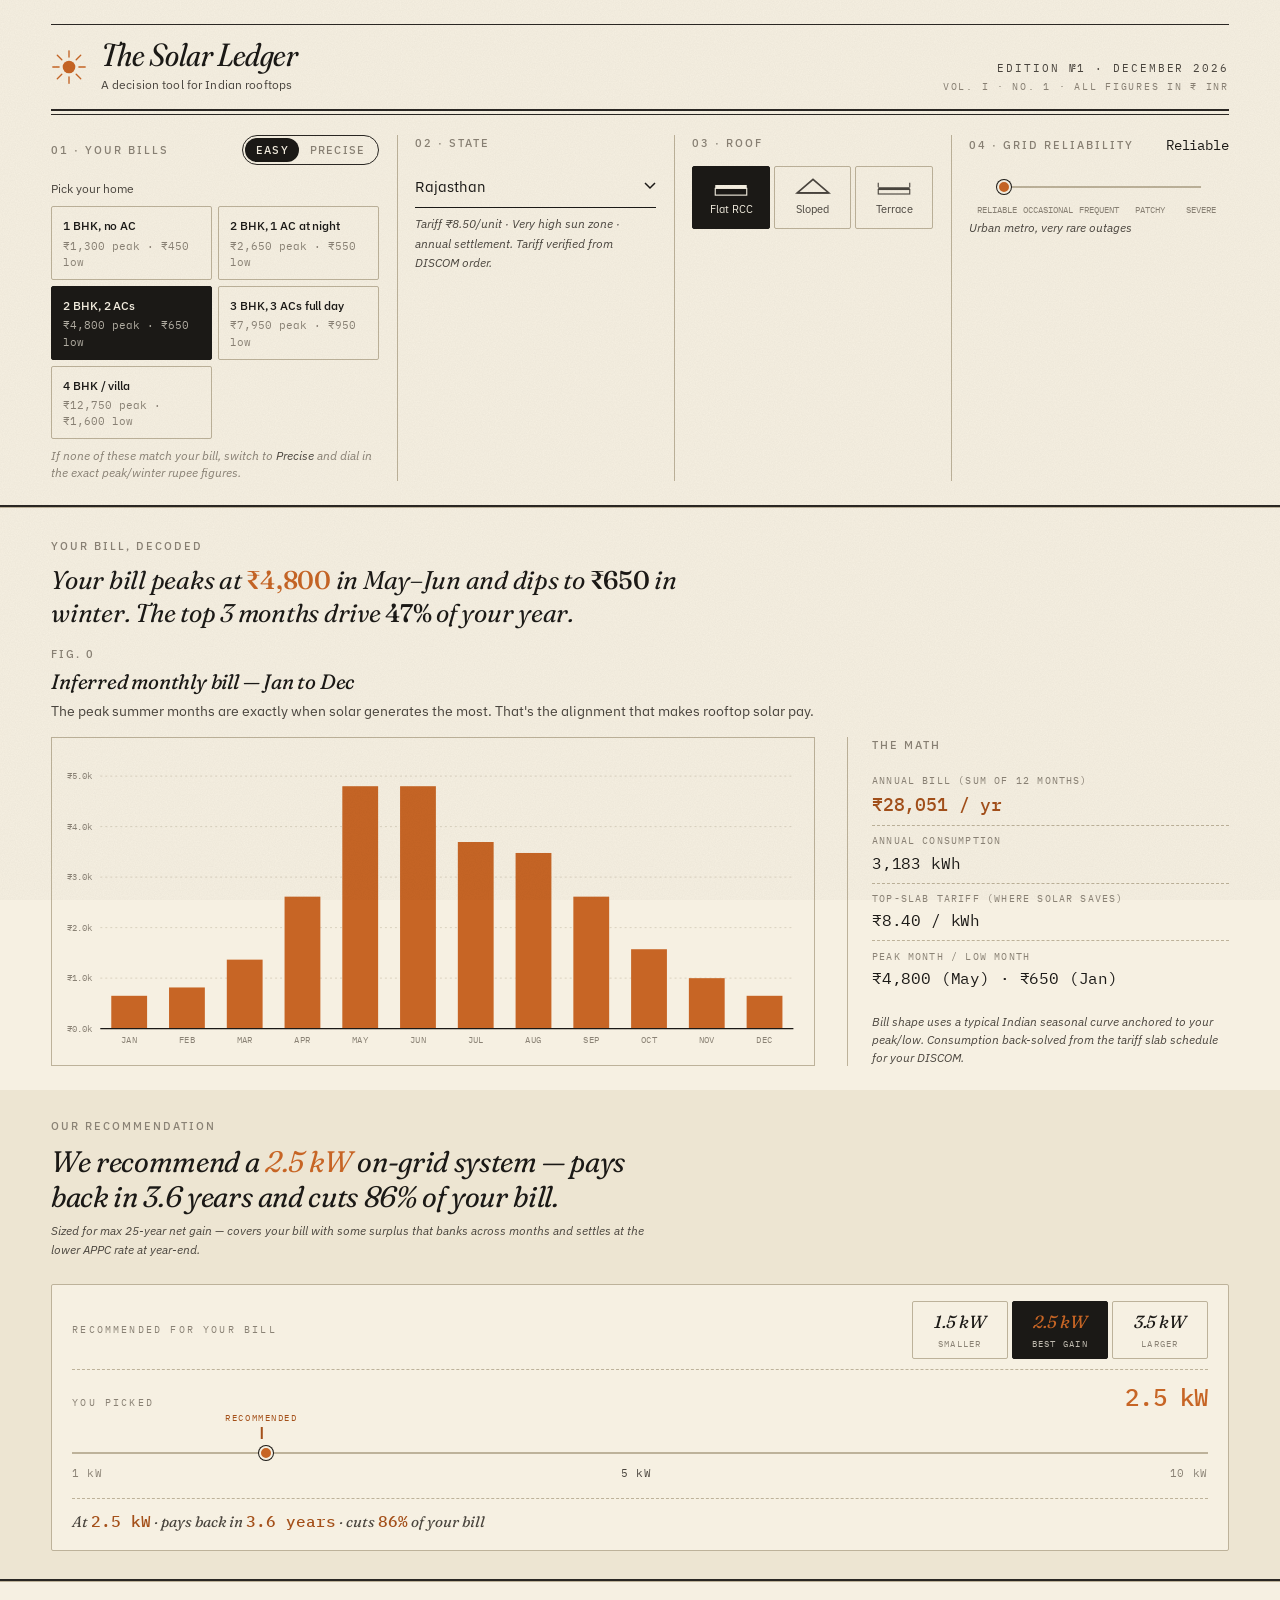
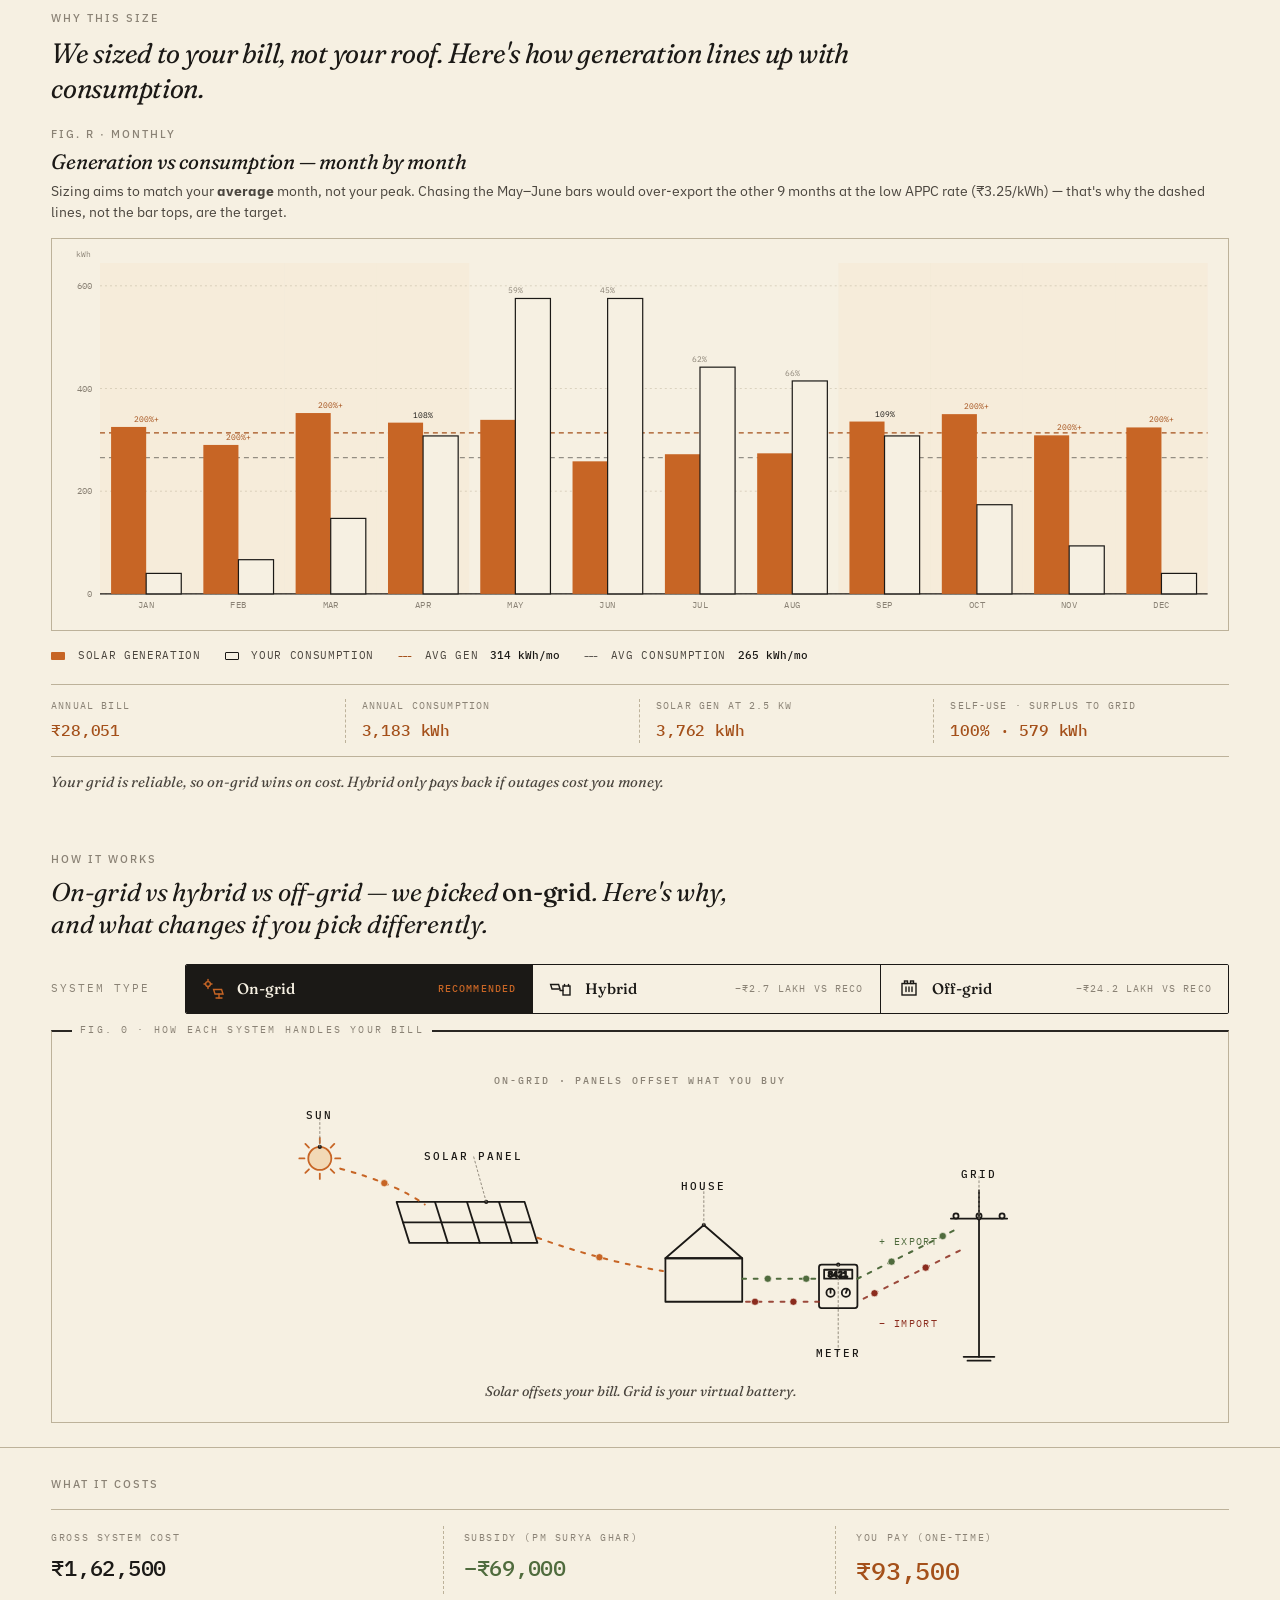
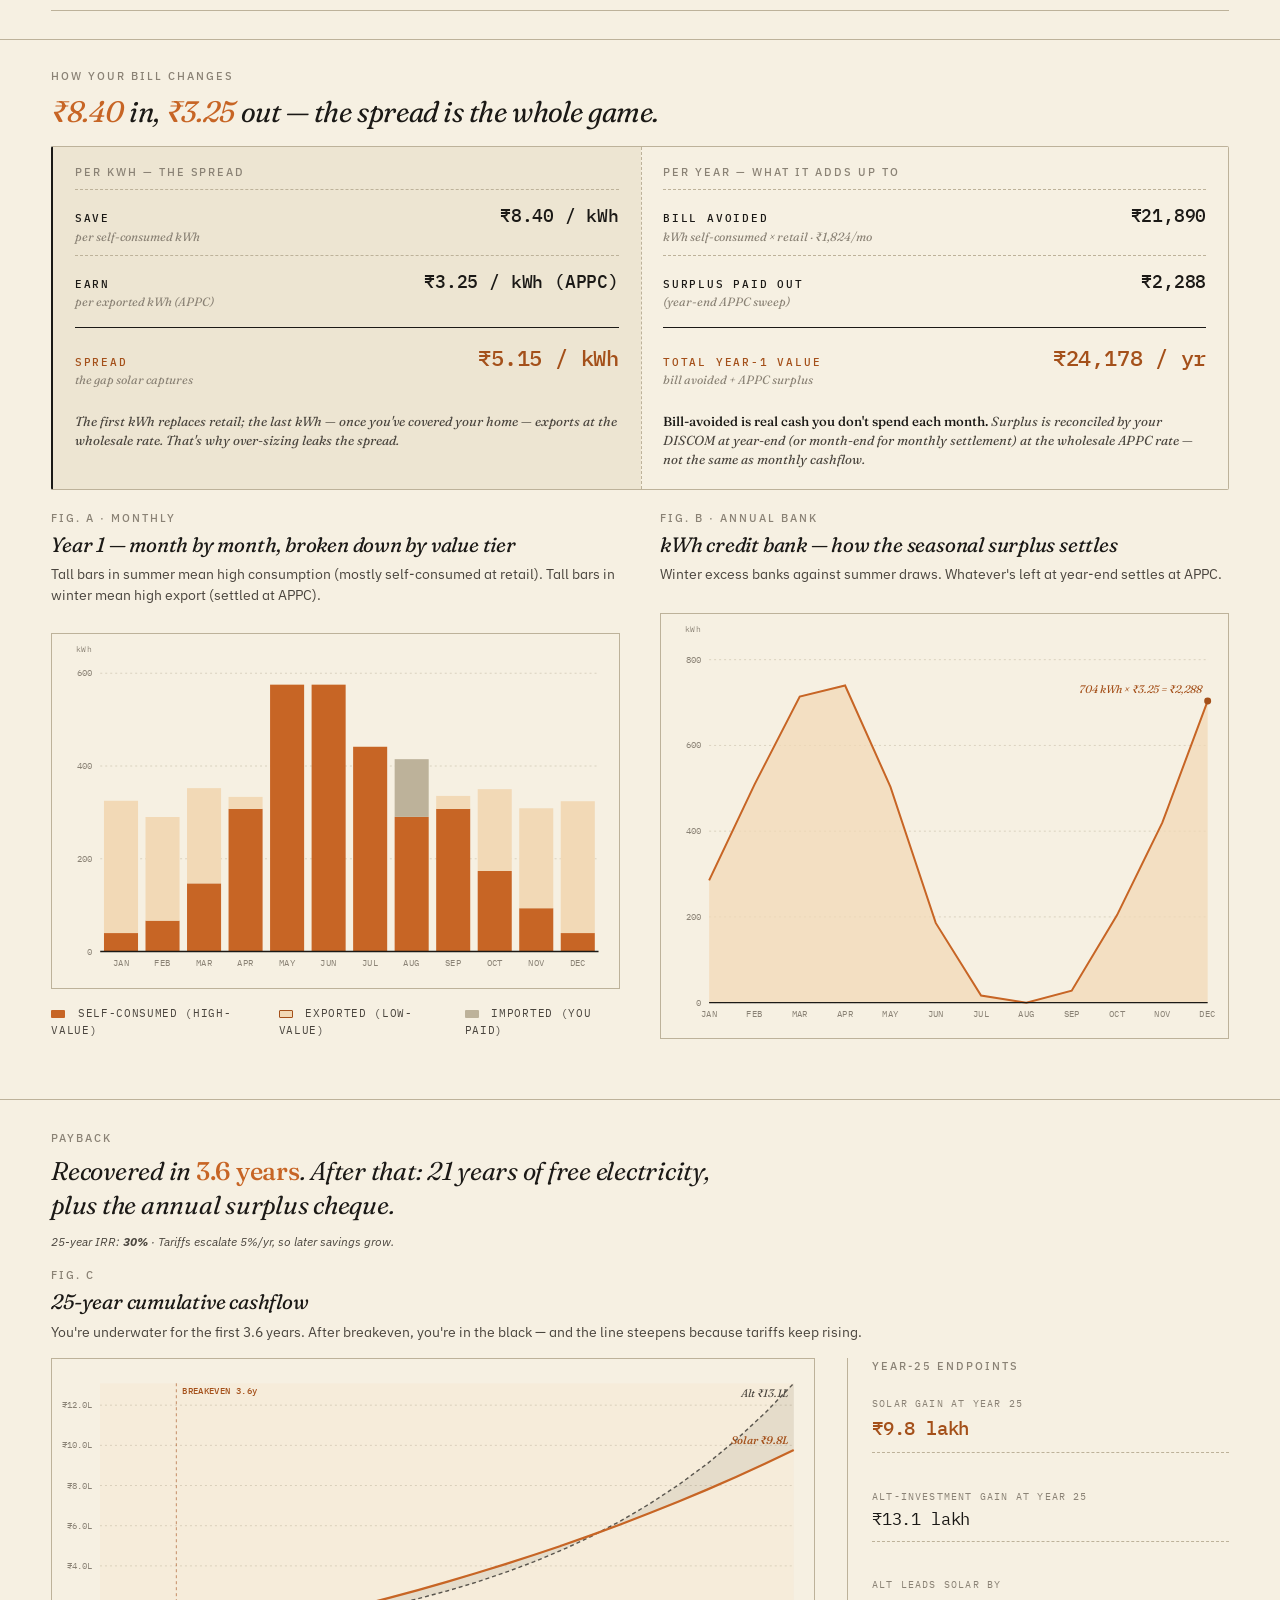
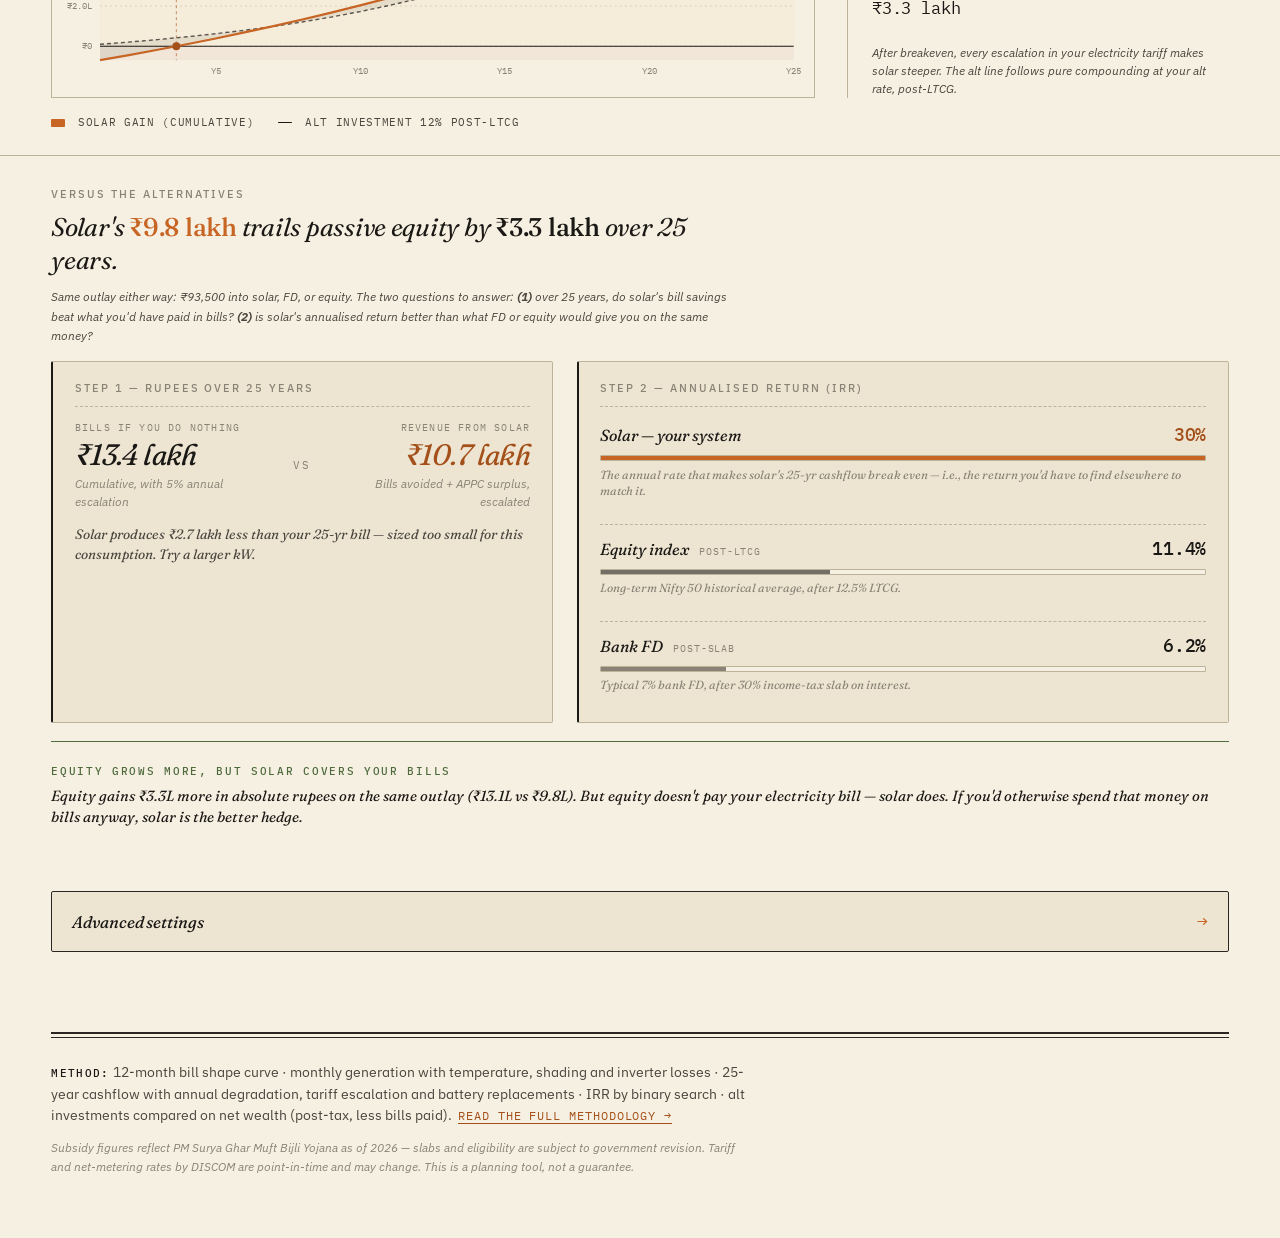
<file: index.html>
<!DOCTYPE html>
<html lang="en-IN">
<head>
  <meta charset="UTF-8">
  <meta name="viewport" content="width=device-width, initial-scale=1.0">
  <title>Solar Calculator for Indian Rooftops — Payback, IRR & Subsidy</title>
  <meta name="description" content="Free rooftop solar calculator for Indian homes. Estimates system size in kW, PM Surya Ghar subsidy, payback years, IRR, and net-metering value — compared honestly against fixed deposits and equity.">
  <link rel="canonical" href="https://solar-calculator-flax-two.vercel.app/">
  <meta name="theme-color" content="#F6F0E2">
  <meta name="author" content="The Solar Ledger">

  <!-- Open Graph / link preview -->
  <meta property="og:type" content="website">
  <meta property="og:site_name" content="The Solar Ledger">
  <meta property="og:title" content="Solar Calculator for Indian Rooftops — Payback, IRR & Subsidy">
  <meta property="og:description" content="A decision tool for Indian rooftops. Sizing, payback, IRR, and an honest comparison against fixed deposits and equity.">
  <meta property="og:url" content="https://solar-calculator-flax-two.vercel.app/">
  <meta property="og:locale" content="en_IN">
  <meta name="twitter:card" content="summary">
  <meta name="twitter:title" content="Solar Calculator for Indian Rooftops — Payback, IRR & Subsidy">
  <meta name="twitter:description" content="A decision tool for Indian rooftops. Sizing, payback, IRR, and an honest comparison against fixed deposits and equity.">

  <link rel="icon" type="image/svg+xml" href="favicon.svg">
  <link rel="preconnect" href="https://fonts.googleapis.com">
  <link rel="preconnect" href="https://fonts.gstatic.com" crossorigin>
  <link href="https://fonts.googleapis.com/css2?family=Fraunces:opsz,wght,SOFT@9..144,300..900,0..100&family=IBM+Plex+Sans:wght@300;400;500;600&family=IBM+Plex+Mono:wght@300;400;500&display=swap" rel="stylesheet">
  <link rel="stylesheet" href="styles.css">
  <link rel="stylesheet" href="diagrams.css">

  <script type="application/ld+json">
  {
    "@context": "https://schema.org",
    "@type": "WebApplication",
    "name": "The Solar Ledger",
    "alternateName": "Solar Calculator for Indian Rooftops",
    "description": "Rooftop solar calculator for Indian homes. Estimates system size, PM Surya Ghar subsidy, payback, IRR, and compares against fixed deposits and equity.",
    "url": "https://solar-calculator-flax-two.vercel.app/",
    "applicationCategory": "FinanceApplication",
    "operatingSystem": "Any",
    "browserRequirements": "Requires JavaScript",
    "inLanguage": "en-IN",
    "isAccessibleForFree": true,
    "offers": {
      "@type": "Offer",
      "price": "0",
      "priceCurrency": "INR"
    },
    "audience": {
      "@type": "Audience",
      "geographicArea": {
        "@type": "Country",
        "name": "India"
      }
    }
  }
  </script>
</head>
<body>

<!-- Subtle paper grain overlay -->
<div class="grain" aria-hidden="true"></div>

<!-- ======== MASTHEAD ======== -->
<header class="masthead">
  <div class="masthead__rule rule--top" aria-hidden="true"></div>
  <div class="masthead__inner">
    <div class="brand">
      <svg class="brand__mark" viewBox="0 0 40 40" aria-hidden="true">
        <circle cx="20" cy="20" r="7" fill="currentColor"/>
        <g stroke="currentColor" stroke-width="1.5" stroke-linecap="round">
          <line x1="20" y1="2" x2="20" y2="9"/>
          <line x1="20" y1="31" x2="20" y2="38"/>
          <line x1="2" y1="20" x2="9" y2="20"/>
          <line x1="31" y1="20" x2="38" y2="20"/>
          <line x1="7" y1="7" x2="12" y2="12"/>
          <line x1="28" y1="28" x2="33" y2="33"/>
          <line x1="33" y1="7" x2="28" y2="12"/>
          <line x1="12" y1="28" x2="7" y2="33"/>
        </g>
      </svg>
      <div class="brand__text">
        <h1 class="brand__name">The Solar Ledger</h1>
        <p class="brand__tag">A decision tool for Indian rooftops</p>
      </div>
    </div>
    <div class="masthead__meta">
      <span class="dateline" id="dateline">EDITION №1</span>
      <span class="vol">VOL. I · NO. 1 · ALL FIGURES IN ₹ INR</span>
    </div>
  </div>
  <div class="masthead__rule rule--double" aria-hidden="true">
    <span></span><span></span>
  </div>
</header>

<main>

<!-- ======== INPUTS BAND ======== -->
<section class="inputs" aria-label="Calculator inputs">
  <div class="inputs__row">

    <!-- Bills -->
    <div class="input-group" data-group="bills">
      <div class="input-group__head">
        <span class="kicker">01 · Your bills</span>
        <button class="mode-toggle" type="button" role="switch" aria-checked="false" aria-label="Precise bill input mode">
          <span class="mode-toggle__opt is-active" data-opt="easy" aria-hidden="true">Easy</span>
          <span class="mode-toggle__opt" data-opt="precise" aria-hidden="true">Precise</span>
        </button>
      </div>

      <div class="input-mode" data-mode-pane="easy">
        <label class="lifestyle-label">Pick your home</label>
        <div class="lifestyle-grid" id="lifestyleGrid"></div>
        <p class="microcopy lifestyle-hint">If none of these match your bill, switch to <em>Precise</em> and dial in the exact peak/winter rupee figures.</p>
      </div>

      <div class="input-mode is-hidden" data-mode-pane="precise">
        <div class="dual-slider">
          <div class="dual-slider__field">
            <label for="billPeak">
              <span>Peak summer bill</span>
              <span class="value mono" id="billPeakLabel">₹3,500</span>
            </label>
            <input type="range" id="billPeak" min="500" max="15000" step="100" value="3500">
          </div>
          <div class="dual-slider__field">
            <label for="billLow">
              <span>Lowest winter bill</span>
              <span class="value mono" id="billLowLabel">₹400</span>
            </label>
            <input type="range" id="billLow" min="200" max="2000" step="50" value="400">
          </div>
        </div>
      </div>
    </div>

    <!-- Location -->
    <div class="input-group" data-group="location">
      <div class="input-group__head">
        <span class="kicker">02 · State</span>
      </div>
      <select id="stateSelect" class="select" aria-label="Select your state"></select>
      <p class="microcopy" id="discomMeta">Sets your tariff, sun zone, and net-metering rules.</p>
    </div>

    <!-- Roof -->
    <div class="input-group" data-group="roof">
      <div class="input-group__head">
        <span class="kicker">03 · Roof</span>
      </div>
      <div class="roof-buttons" role="radiogroup" aria-label="Roof type">
        <button class="roof-btn is-active" data-roof="FlatRCC" role="radio" aria-checked="true">
          <svg viewBox="0 0 32 18" aria-hidden="true"><rect x="2" y="8" width="28" height="3"/><rect x="2" y="11" width="28" height="6" fill="none" stroke="currentColor"/></svg>
          <span>Flat RCC</span>
        </button>
        <button class="roof-btn" data-roof="SlopedTiled" role="radio" aria-checked="false">
          <svg viewBox="0 0 32 18" aria-hidden="true"><polygon points="2,15 16,3 30,15" fill="none" stroke="currentColor" stroke-width="1.5"/><line x1="2" y1="15" x2="30" y2="15" stroke="currentColor" stroke-width="1.5"/></svg>
          <span>Sloped</span>
        </button>
        <button class="roof-btn" data-roof="Terrace" role="radio" aria-checked="false">
          <svg viewBox="0 0 32 18" aria-hidden="true"><rect x="2" y="10" width="28" height="2"/><rect x="2" y="12" width="28" height="4" fill="none" stroke="currentColor"/><line x1="2" y1="10" x2="2" y2="6" stroke="currentColor"/><line x1="30" y1="10" x2="30" y2="6" stroke="currentColor"/></svg>
          <span>Terrace</span>
        </button>
      </div>
    </div>

    <!-- Grid -->
    <div class="input-group" data-group="grid">
      <div class="input-group__head">
        <span class="kicker">04 · Grid reliability</span>
        <span class="value mono" id="gridLabel">Reliable</span>
      </div>
      <div class="grid-track">
        <input type="range" id="gridSlider" min="0" max="4" step="1" value="0" class="grid-slider" aria-label="Grid reliability — outage hours per day">
        <div class="grid-stops" id="gridStops"></div>
      </div>
      <p class="microcopy" id="gridScenario">Urban metro, very rare outages.</p>
    </div>
  </div>

</section>

<!-- ======== §2 · BILLING PATTERN ======== -->
<section class="billing-pattern" aria-label="Your billing pattern">
  <div class="billing-pattern__head">
    <span class="kicker">Your bill, decoded</span>
    <h2 class="billing-pattern__title" id="billPatternTitle">
      Your electricity bill, decoded month-by-month — peaks, dips, and what they mean for solar.
    </h2>
  </div>
  <figure class="chart-fig billing-pattern__chart">
    <figcaption class="chart-cap">
      <span class="kicker">Fig. 0</span>
      <h3>Inferred monthly bill — Jan to Dec</h3>
      <p id="billPatternCaption">The peak summer months are exactly when solar generates the most. That's the alignment that makes rooftop solar pay.</p>
    </figcaption>
    <!-- 2-col row so bill-numbers vertically matches chart-host only. -->
    <div class="chart-row">
      <div class="chart-host" id="billPatternChart"></div>
      <aside class="bill-numbers" aria-label="Annual bill breakdown">
        <span class="kicker">The math</span>
        <dl class="bill-numbers__rows">
          <div>
            <dt>Annual bill (sum of 12 months)</dt>
            <dd class="mono num--accent" id="billAnnualTotal">—</dd>
          </div>
          <div>
            <dt>Annual consumption</dt>
            <dd class="mono"><span id="billAnnualUnits">—</span> kWh</dd>
          </div>
          <div>
            <dt>Top-slab tariff (where solar saves)</dt>
            <dd class="mono" id="billTopSlab">—</dd>
          </div>
          <div>
            <dt>Peak month / Low month</dt>
            <dd class="mono"><span id="billPeakMo">—</span> · <span id="billLowMo">—</span></dd>
          </div>
        </dl>
        <p class="microcopy">Bill shape uses a typical Indian seasonal curve anchored to your peak/low. Consumption back-solved from the tariff slab schedule for your DISCOM.</p>
      </aside>
    </div>
  </figure>
</section>

<!-- ======== §3 · SIZING & PRICE ======== -->
<section class="sizing" aria-label="Size and price">
  <div class="sizing__head">
    <span class="kicker">Our recommendation</span>
    <h2 class="sizing__title">
      We recommend a <strong class="amber" id="recoKw">— kW</strong>
      <strong id="recoType">on-grid</strong> system —
      <span id="recoOneLiner">pays back in — years and cuts —% of your bill.</span>
    </h2>
    <p class="microcopy" id="recoReason">Sized to maximize IRR for your bill — covers most of what you use, exports little.</p>
  </div>
  <div class="sizing__grid">
    <div class="sizing__choices">
      <div class="kw-control">
        <div class="kw-control__top">
          <span class="kw-control__heading">Recommended for your bill</span>
          <div class="size-cards" id="sizeCards" aria-label="Quick sizing presets"></div>
        </div>

        <div class="kw-pick">
          <span class="kw-pick__label">You picked</span>
          <span class="kw-pick__value mono" id="kwSliderReadout">3 kW</span>
        </div>

        <div class="kw-slider">
          <div class="kw-slider__track">
            <span class="kw-slider__reco" id="kwSliderReco" aria-hidden="true">
              <span class="kw-slider__reco-label">RECOMMENDED</span>
              <span class="kw-slider__reco-tick"></span>
            </span>
            <input type="range" id="kwSlider" min="1" max="10" step="0.5" value="3" class="kw-slider__input" aria-label="System size in kilowatts">
          </div>
          <div class="kw-slider__scale">
            <span>1 kW</span>
            <span class="kw-slider__scale-mid">5 kW</span>
            <span>10 kW</span>
          </div>
          <p class="kw-slider__live" id="kwLiveLine">
            At <strong id="kwLivePick">3 kW</strong> · pays back in
            <strong id="kwLivePayback">—</strong> · cuts
            <strong id="kwLiveCut">—</strong> of your bill
            <!-- #kwLiveSave intentionally removed from copy — the ₹/mo savings figure
                 conflates bill-avoided with surplus credit and is told properly in §7. -->
          </p>
        </div>
      </div>
    </div>
  </div>
</section>

<!-- ======== §4 · WHY THIS SIZE ======== -->
<section class="rationale-section" aria-label="Why this size">
  <div class="rationale-section__head">
    <span class="kicker">Why this size</span>
    <h2 class="rationale-section__title" id="rationaleTitle">We sized to your bill, not your roof. Here's how generation lines up with consumption.</h2>
  </div>
  <figure class="chart-fig rationale__chart">
    <figcaption class="chart-cap">
      <span class="kicker">Fig. R · monthly</span>
      <h3>Generation vs consumption — month by month</h3>
      <p id="rationaleChartCaption">Sizing aims to match your <strong>average</strong> month, not your peak. Chasing the May–June bars would over-export the other 9 months at the low APPC rate (₹3.25/kWh) — that's why the dashed lines, not the bar tops, are the target.</p>
    </figcaption>
    <div class="chart-host" id="rationaleChart"></div>
    <div class="chart-legend chart-legend--rationale">
      <span><i class="legend-mark legend-mark--save"></i> Solar generation</span>
      <span><i class="legend-mark legend-mark--bill"></i> Your consumption</span>
      <span><i class="legend-mark legend-mark--avg-gen"></i> Avg gen <strong id="rationaleLegendAvgGen">— kWh/mo</strong></span>
      <span><i class="legend-mark legend-mark--avg-cons"></i> Avg consumption <strong id="rationaleLegendAvgCons">— kWh/mo</strong></span>
    </div>
  </figure>
  <dl class="rationale__strip" id="rationaleStrip"></dl>
  <p class="microcopy rationale-section__type-line" id="rationaleTypeLine">
    <!-- Engine recommendation.reason_type rendered here -->
  </p>
</section>

<!-- ======== §5 · THE THREE SYSTEM MODES ======== -->
<section class="modes" aria-label="System modes">
  <div class="modes__head">
    <span class="kicker">How it works</span>
    <h2 class="modes__title">
      On-grid vs hybrid vs off-grid — we picked <strong id="modesPickedType">on-grid</strong>. Here's why, and what changes if you pick differently.
    </h2>
  </div>
  <!-- System type segment -->
  <div class="system-toggle" role="radiogroup" aria-label="System type">
    <span class="system-toggle__label">System type</span>
    <div class="system-toggle__group">
      <button class="sys-btn is-active" data-sys="OnGrid" role="radio" aria-checked="true">
        <svg class="sys-btn__icon" viewBox="0 0 24 24" aria-hidden="true">
          <circle cx="6" cy="7" r="2.4" fill="none" stroke="currentColor" stroke-width="1.4"/>
          <g stroke="currentColor" stroke-width="1.4" stroke-linecap="round">
            <line x1="6" y1="2.5" x2="6" y2="3.8"/><line x1="6" y1="10.2" x2="6" y2="11.5"/>
            <line x1="2" y1="7" x2="3" y2="7"/><line x1="9" y1="7" x2="10" y2="7"/>
          </g>
          <polygon points="13,17 21,17 19.6,12.5 11.6,12.5" fill="none" stroke="currentColor" stroke-width="1.4"/>
          <line x1="14" y1="21" x2="20" y2="21" stroke="currentColor" stroke-width="1.4"/>
          <line x1="17" y1="17" x2="17" y2="21" stroke="currentColor" stroke-width="1.4"/>
        </svg>
        <span class="sys-btn__label">On-grid</span>
        <span class="sys-btn__sub">recommended</span>
      </button>
      <button class="sys-btn" data-sys="Hybrid" role="radio" aria-checked="false">
        <svg class="sys-btn__icon" viewBox="0 0 24 24" aria-hidden="true">
          <polygon points="3,12 11,12 9.6,7.5 1.6,7.5" fill="none" stroke="currentColor" stroke-width="1.4"/>
          <rect x="14" y="9" width="7" height="9" fill="none" stroke="currentColor" stroke-width="1.4"/>
          <line x1="15.5" y1="9" x2="15.5" y2="7.5" stroke="currentColor" stroke-width="1.4"/>
          <line x1="19.5" y1="9" x2="19.5" y2="7.5" stroke="currentColor" stroke-width="1.4"/>
          <line x1="11" y1="13.5" x2="14" y2="13.5" stroke="currentColor" stroke-width="1.4"/>
        </svg>
        <span class="sys-btn__label">Hybrid</span>
        <span class="sys-btn__sub">backup</span>
      </button>
      <button class="sys-btn" data-sys="OffGrid" role="radio" aria-checked="false">
        <svg class="sys-btn__icon" viewBox="0 0 24 24" aria-hidden="true">
          <rect x="5" y="6.5" width="14" height="11.5" fill="none" stroke="currentColor" stroke-width="1.4"/>
          <rect x="7.5" y="4" width="3" height="2.5" fill="none" stroke="currentColor" stroke-width="1.4"/>
          <rect x="13.5" y="4" width="3" height="2.5" fill="none" stroke="currentColor" stroke-width="1.4"/>
          <line x1="9" y1="10" x2="9" y2="14.5" stroke="currentColor" stroke-width="1.4"/>
          <line x1="12" y1="10" x2="12" y2="14.5" stroke="currentColor" stroke-width="1.4"/>
          <line x1="15" y1="10" x2="15" y2="14.5" stroke="currentColor" stroke-width="1.4"/>
        </svg>
        <span class="sys-btn__label">Off-grid</span>
        <span class="sys-btn__sub">enablement</span>
      </button>
    </div>
  </div>

  <!-- Advisory: appears when user picks a non-recommended type given grid reliability -->
  <p class="sys-advisory" id="sysAdvisory" hidden></p>

  <!-- System diagram (mounted by diagrams.js) -->
  <div id="systemDiagram" aria-live="polite"></div>
</section>

<!-- ======== §6 · FINANCE — full-width cost strip ======== -->
<section class="finance" aria-label="What it costs">
  <div class="finance__head">
    <span class="kicker">What it costs</span>
  </div>
  <dl class="cost-strip" id="costStrip"></dl>
  <p class="cost-strip__note" id="costStripNote"></p>
</section>

<!-- ======== §7 · BILL CHANGE ======== -->
<section class="bill-change" aria-label="How your bill changes">
  <div class="bill-change__head">
    <span class="kicker">How your bill changes</span>
    <h2 class="bill-change__title">
      <span class="amber" id="billChangeTariff">₹8.50</span> in,
      <span class="amber">₹3.25</span> out — the spread is the whole game.
    </h2>
  </div>

  <!-- Combined 7a + 7c · the value math. Both columns share the same
       number-first rhythm: big rupee figure on the right, label + caption
       on the left. Last row in each column highlights as the takeaway. -->
  <div class="value-panel">
    <div class="value-panel__col">
      <span class="kicker">Per kWh — the spread</span>
      <ul class="value-rows" aria-label="Per-kWh value">
        <li class="value-row">
          <div class="value-row__lead">
            <span class="value-row__label">Save</span>
            <span class="value-row__sub">per self-consumed kWh</span>
          </div>
          <span class="value-row__num mono" id="spreadSaveRate">₹—</span>
        </li>
        <li class="value-row">
          <div class="value-row__lead">
            <span class="value-row__label">Earn</span>
            <span class="value-row__sub">per exported kWh (APPC)</span>
          </div>
          <span class="value-row__num mono" id="spreadEarnRate">₹—</span>
        </li>
        <li class="value-row value-row--total">
          <div class="value-row__lead">
            <span class="value-row__label">Spread</span>
            <span class="value-row__sub">the gap solar captures</span>
          </div>
          <span class="value-row__num mono" id="spreadGap">₹—</span>
        </li>
      </ul>
      <p class="value-panel__caption">
        The first kWh replaces retail; the last kWh — once you've covered your home — exports at the wholesale rate. That's why over-sizing leaks the spread.
      </p>
    </div>
    <div class="value-panel__col value-panel__col--right">
      <span class="kicker">Per year — what it adds up to</span>
      <ul class="value-rows" aria-label="Annual value">
        <li class="value-row">
          <div class="value-row__lead">
            <span class="value-row__label">Bill avoided</span>
            <span class="value-row__sub">kWh self-consumed × retail · <span id="billAvoidedMo">—</span>/mo</span>
          </div>
          <span class="value-row__num mono" id="billAvoidedYr">—</span>
        </li>
        <li class="value-row">
          <div class="value-row__lead">
            <span class="value-row__label">Surplus paid out</span>
            <span class="value-row__sub" id="surplusLabel">year-end APPC sweep · <span id="surplusMo">—</span>/mo equivalent</span>
          </div>
          <span class="value-row__num mono" id="surplusYr">—</span>
        </li>
        <li class="value-row value-row--total">
          <div class="value-row__lead">
            <span class="value-row__label">Total Year-1 value</span>
            <span class="value-row__sub">bill avoided + APPC surplus</span>
          </div>
          <span class="value-row__num mono" id="totalValueYr">—</span>
        </li>
      </ul>
      <p class="value-panel__caption">
        <strong>Bill-avoided is real cash you don't spend each month.</strong> Surplus is reconciled by your DISCOM at year-end (or month-end for monthly settlement) at the wholesale APPC rate — not the same as monthly cashflow.
      </p>
    </div>
  </div>

  <!-- 7b · monthly chart + bank line -->
  <div class="bill-change__charts">
    <figure class="chart-fig">
      <figcaption class="chart-cap">
        <span class="kicker">Fig. A · monthly</span>
        <h3>Year 1 — month by month, broken down by value tier</h3>
        <p>Tall bars in summer mean high consumption (mostly self-consumed at retail). Tall bars in winter mean high export (settled at APPC).</p>
      </figcaption>
      <div class="chart-host" id="billChangeMonthly"></div>
      <div class="chart-legend">
        <span><i class="legend-mark legend-mark--self"></i> Self-consumed (high-value)</span>
        <span><i class="legend-mark legend-mark--export"></i> Exported (low-value)</span>
        <span><i class="legend-mark legend-mark--import"></i> Imported (you paid)</span>
      </div>
    </figure>
    <figure class="chart-fig">
      <figcaption class="chart-cap">
        <span class="kicker" id="bankKicker">Fig. B · bank</span>
        <h3 id="bankTitle">kWh credit bank — how the seasonal surplus settles</h3>
        <p id="bankCaption">Winter excess banks against summer draws. Whatever's left at year-end settles at APPC.</p>
      </figcaption>
      <div class="chart-host" id="billChangeBank"></div>
    </figure>
  </div>

</section>

<!-- ======== §8 · PAYBACK ======== -->
<section class="payback" aria-label="Payback">
  <div class="payback__head">
    <span class="kicker">Payback</span>
    <h2 class="payback__title">
      Recovered in <strong class="amber" id="paybackYears">2.6 years</strong>.
      After that: <span id="paybackAfter">22 years</span> of free electricity, plus the annual surplus cheque.
    </h2>
    <p class="microcopy" id="paybackIRR">
      25-year IRR: <strong>32%</strong> · Tariffs escalate ~5%/yr, so later savings grow.
    </p>
  </div>
  <figure class="chart-fig payback__chart">
    <figcaption class="chart-cap">
      <span class="kicker">Fig. C</span>
      <h3>25-year cumulative cashflow</h3>
      <p>You're underwater for the first <span id="paybackBreakeven">2.6</span> years. After breakeven, you're in the black — and the line steepens because tariffs keep rising.</p>
    </figcaption>
    <!-- chart drawing + numbers panel sit in a 2-col row so the panel
         vertically matches the chart-host (not the whole figure). -->
    <div class="chart-row">
      <div class="chart-host" id="cumulativeChart"></div>
      <aside class="payback__numbers" aria-label="Payback summary">
        <span class="kicker">Year-25 endpoints</span>
        <dl class="payback__rows">
          <div>
            <dt>Solar gain at year 25</dt>
            <dd class="mono num--accent" id="pbStatSolar25">—</dd>
          </div>
          <div>
            <dt>Alt-investment gain at year 25</dt>
            <dd class="mono" id="pbStatAlt25">—</dd>
          </div>
          <div>
            <dt id="pbStatLeadLabel">Solar leads alt by</dt>
            <dd class="mono" id="pbStatLead">—</dd>
          </div>
        </dl>
        <p class="microcopy">After breakeven, every escalation in your electricity tariff makes solar steeper. The alt line follows pure compounding at your alt rate, post-LTCG.</p>
      </aside>
    </div>
    <div class="chart-legend">
      <span><i class="legend-mark legend-mark--solar"></i> Solar gain (cumulative)</span>
      <span><i class="legend-mark legend-mark--alt"></i> Alt investment <span id="altLabel">12%</span></span>
    </div>
  </figure>
</section>

<!-- ======== §9 · COMPARISON ======== -->
<section class="comparison" aria-label="Versus the alternatives">
  <div class="comparison__head">
    <span class="kicker">Versus the alternatives</span>
    <h2 class="comparison__title">
      Solar's <strong class="amber" id="cmpSolarLakh">₹13.2 lakh</strong> beats <span id="cmpRunnerUp">passive equity</span>
      by <strong id="cmpGap">₹10.5L</strong> over 25 years. Even after taxes.
    </h2>
    <p class="microcopy">
      Same outlay either way: <span id="cmpOutlay">₹70,000</span> into solar, FD, or equity. The two questions to answer:
      <strong>(1)</strong> over 25 years, do solar's bill savings beat what you'd have paid in bills?
      <strong>(2)</strong> is solar's annualised return better than what FD or equity would give you on the same money?
    </p>
  </div>

  <div class="comparison__layout">
    <!-- Block 1 — bills you'd pay vs revenue solar generates over 25 yrs -->
    <section class="cmp-block cmp-block--rupees" aria-label="25-year rupee comparison">
      <span class="kicker">Step 1 — Rupees over 25 years</span>
      <div class="cmp-rupees">
        <div class="cmp-rupees__col cmp-rupees__col--bill">
          <span class="cmp-rupees__label">Bills if you do nothing</span>
          <span class="cmp-rupees__value mono" id="cmpBillsTotal">—</span>
          <span class="cmp-rupees__sub">Cumulative, with 5% annual escalation</span>
        </div>
        <span class="cmp-rupees__vs" aria-hidden="true">vs</span>
        <div class="cmp-rupees__col cmp-rupees__col--solar">
          <span class="cmp-rupees__label">Revenue from solar</span>
          <span class="cmp-rupees__value mono num--accent" id="cmpSolarRevenue">—</span>
          <span class="cmp-rupees__sub">Bills avoided + APPC surplus, escalated</span>
        </div>
      </div>
      <p class="cmp-block__note" id="cmpRupeesNote">Solar produces more rupees of value than your 25-year bill — you come out ahead even after the system cost.</p>
    </section>

    <!-- Block 2 — annualised IRR comparison vs alternative instruments -->
    <section class="cmp-block cmp-block--irr" aria-label="IRR comparison">
      <span class="kicker">Step 2 — Annualised return (IRR)</span>
      <ol class="irr-bars">
        <li class="irr-bar irr-bar--solar" id="irrRowSolar">
          <div class="irr-bar__head">
            <span class="irr-bar__name">Solar — your system</span>
            <span class="irr-bar__rate mono num--accent" id="irrSolarRate">—</span>
          </div>
          <div class="irr-bar__track"><span class="irr-bar__fill" style="--bar-pct: 0%"></span></div>
          <p class="irr-bar__note">The annual rate that makes solar's 25-yr cashflow break even — i.e., the return you'd have to find elsewhere to match it.</p>
        </li>
        <li class="irr-bar irr-bar--equity" id="irrRowEquity">
          <div class="irr-bar__head">
            <span class="irr-bar__name">Equity index <span class="irr-bar__sub">post-LTCG</span></span>
            <span class="irr-bar__rate mono" id="irrEquityRate">—</span>
          </div>
          <div class="irr-bar__track"><span class="irr-bar__fill" style="--bar-pct: 0%"></span></div>
          <p class="irr-bar__note">Long-term Nifty 50 historical average, after 12.5% LTCG.</p>
        </li>
        <li class="irr-bar irr-bar--fd" id="irrRowFd">
          <div class="irr-bar__head">
            <span class="irr-bar__name">Bank FD <span class="irr-bar__sub">post-slab</span></span>
            <span class="irr-bar__rate mono" id="irrFdRate">—</span>
          </div>
          <div class="irr-bar__track"><span class="irr-bar__fill" style="--bar-pct: 0%"></span></div>
          <p class="irr-bar__note">Typical 7% bank FD, after 30% income-tax slab on interest.</p>
        </li>
      </ol>
    </section>
  </div>

  <div class="headline__verdict" id="headlineVerdict"></div>
</section>

<!-- ======== ADVANCED ======== -->
<details class="advanced">
  <summary class="advanced__summary">
    <span class="kicker">Advanced settings</span>
    <span class="advanced__chev" aria-hidden="true">→</span>
  </summary>

  <div class="advanced__body">

    <div class="adv-group">
      <h3 class="adv-group__title">System spec</h3>
      <div class="adv-grid">
        <label class="adv-field">
          <span>Panel technology</span>
          <select id="panelTech" class="select select--sm">
            <option value="TOPCon">TOPCon (newer, recommended)</option>
            <option value="MonoPERC">Mono PERC</option>
          </select>
        </label>
        <label class="adv-field">
          <span>Shading</span>
          <select id="shading" class="select select--sm">
            <option value="None">None</option>
            <option value="Partial">Partial</option>
            <option value="Heavy">Heavy</option>
          </select>
        </label>
        <label class="adv-field">
          <span>System size override (kW)</span>
          <input type="number" id="systemKw" class="input--sm" min="1" max="10" step="0.5" value="3">
        </label>
      </div>
    </div>

    <div class="adv-group">
      <h3 class="adv-group__title">Financial assumptions</h3>
      <div class="adv-grid">
        <label class="adv-field">
          <span>Cost per kW (₹, gross)</span>
          <input type="number" id="costPerKw" class="input--sm" min="40000" max="90000" step="1000" value="65000">
        </label>
        <label class="adv-field">
          <span>Tariff escalation (%/yr)</span>
          <input type="number" id="escalation" class="input--sm" min="0" max="15" step="0.5" value="5">
        </label>
        <label class="adv-field">
          <span>Alternative return (%/yr)</span>
          <input type="number" id="altReturn" class="input--sm" min="3" max="20" step="0.5" value="12">
        </label>
        <label class="adv-field">
          <span>Analysis horizon (yrs)</span>
          <select id="horizon" class="select select--sm">
            <option value="10">10 years</option>
            <option value="15">15 years</option>
            <option value="25" selected>25 years</option>
          </select>
        </label>
        <label class="adv-field adv-field--check">
          <input type="checkbox" id="netMetering" checked>
          <span>Net metering enabled</span>
        </label>
      </div>
    </div>

    <div class="adv-group" id="hybridGroup" hidden>
      <h3 class="adv-group__title">Hybrid backup parameters</h3>
      <div class="adv-grid">
        <label class="adv-field">
          <span>Critical load (kW)</span>
          <input type="number" id="criticalLoad" class="input--sm" min="0.1" max="3" step="0.1" value="0.5">
        </label>
        <label class="adv-field">
          <span>Outage timing</span>
          <select id="outageTiming" class="select select--sm">
            <option value="Evening">Evening peak (6-9pm)</option>
            <option value="Daytime">Daytime (10am-4pm)</option>
            <option value="Night">Night (10pm-6am)</option>
            <option value="Mixed">Mixed / random</option>
          </select>
        </label>
        <label class="adv-field">
          <span>Battery sizing factor (kWh / kW solar)</span>
          <input type="number" id="batteryFactor" class="input--sm" min="0.5" max="3" step="0.1" value="1">
        </label>
      </div>
    </div>

    <div class="adv-group">
      <div class="adv-group__head">
        <h3 class="adv-group__title">Year-by-year cashflow</h3>
        <button type="button" class="export-btn" id="exportCashflow">Download CSV ↓</button>
      </div>
      <div class="year-table" id="yearTable"></div>
    </div>

  </div>
</details>

</main>

<!-- ======== FOOTER ======== -->
<footer class="colophon">
  <div class="colophon__rule rule--double" aria-hidden="true"><span></span><span></span></div>
  <div class="colophon__inner">
    <p class="colophon__line">
      <strong>Method:</strong> 12-month bill shape curve · monthly generation with temperature, shading and inverter losses · 25-year cashflow with annual degradation, tariff escalation and battery replacements · IRR by binary search · alt investments compared on net wealth (post-tax, less bills paid).
      &nbsp;<a href="how-it-works.html" class="colophon__doc-link">Read the full methodology →</a>
    </p>
    <p class="colophon__line colophon__line--small">
      Subsidy figures reflect PM Surya Ghar Muft Bijli Yojana as of 2026 — slabs and eligibility are subject to government revision. Tariff and net-metering rates by DISCOM are point-in-time and may change. This is a planning tool, not a guarantee.
    </p>
  </div>
</footer>

<script type="module" src="app.js?v=8"></script>
</body>
</html>
</file>
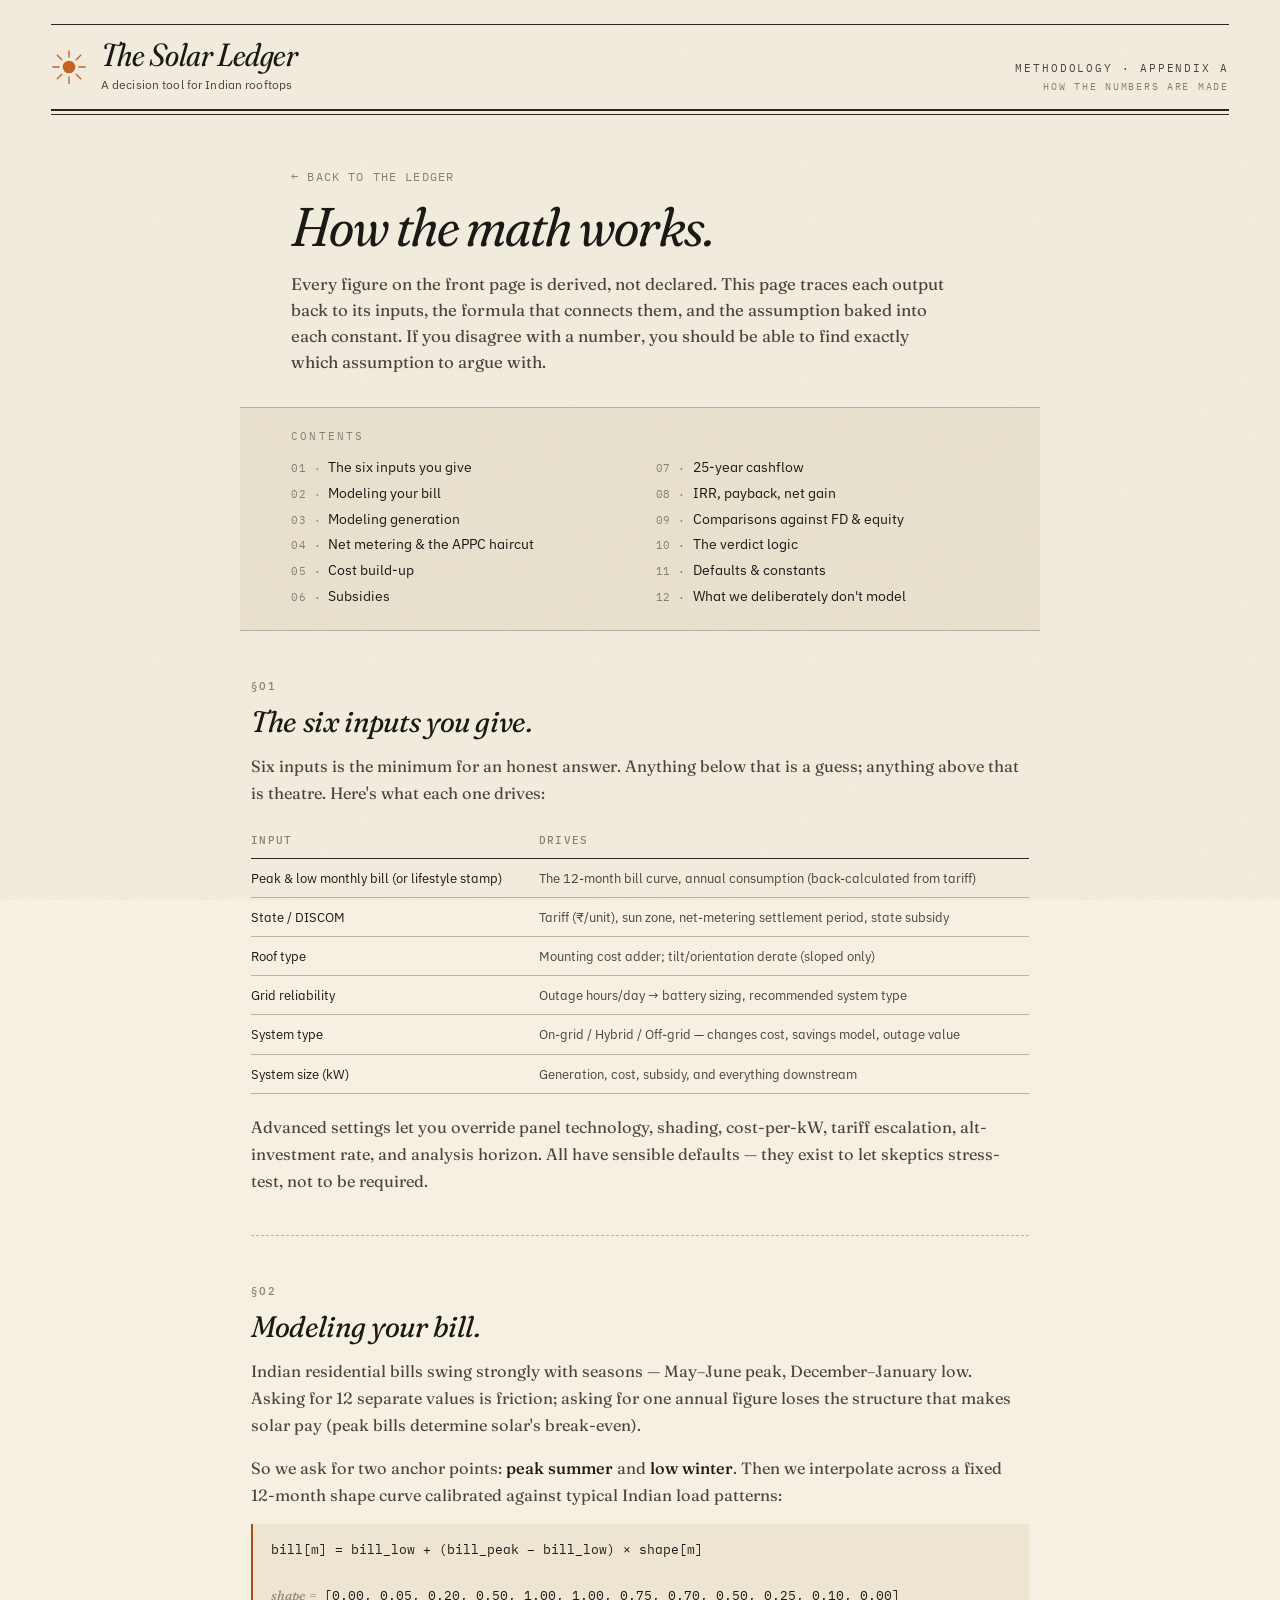
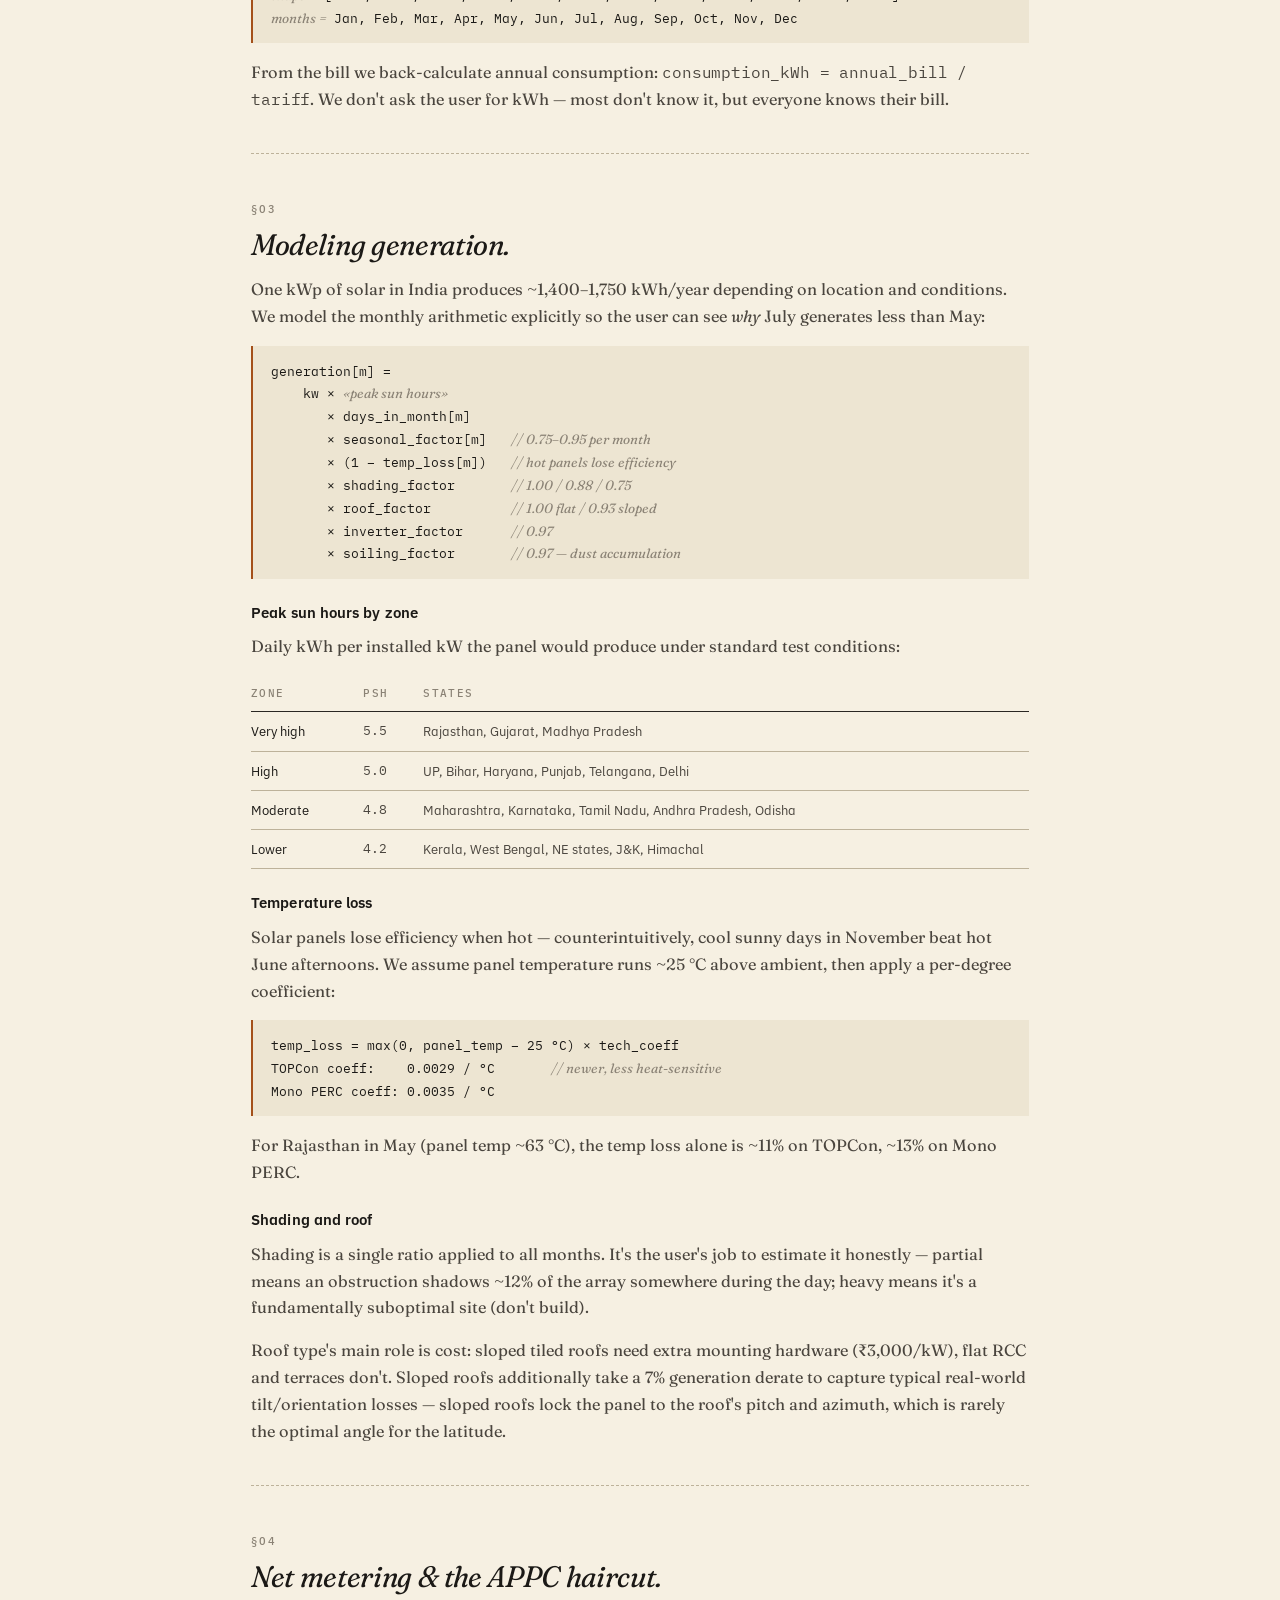
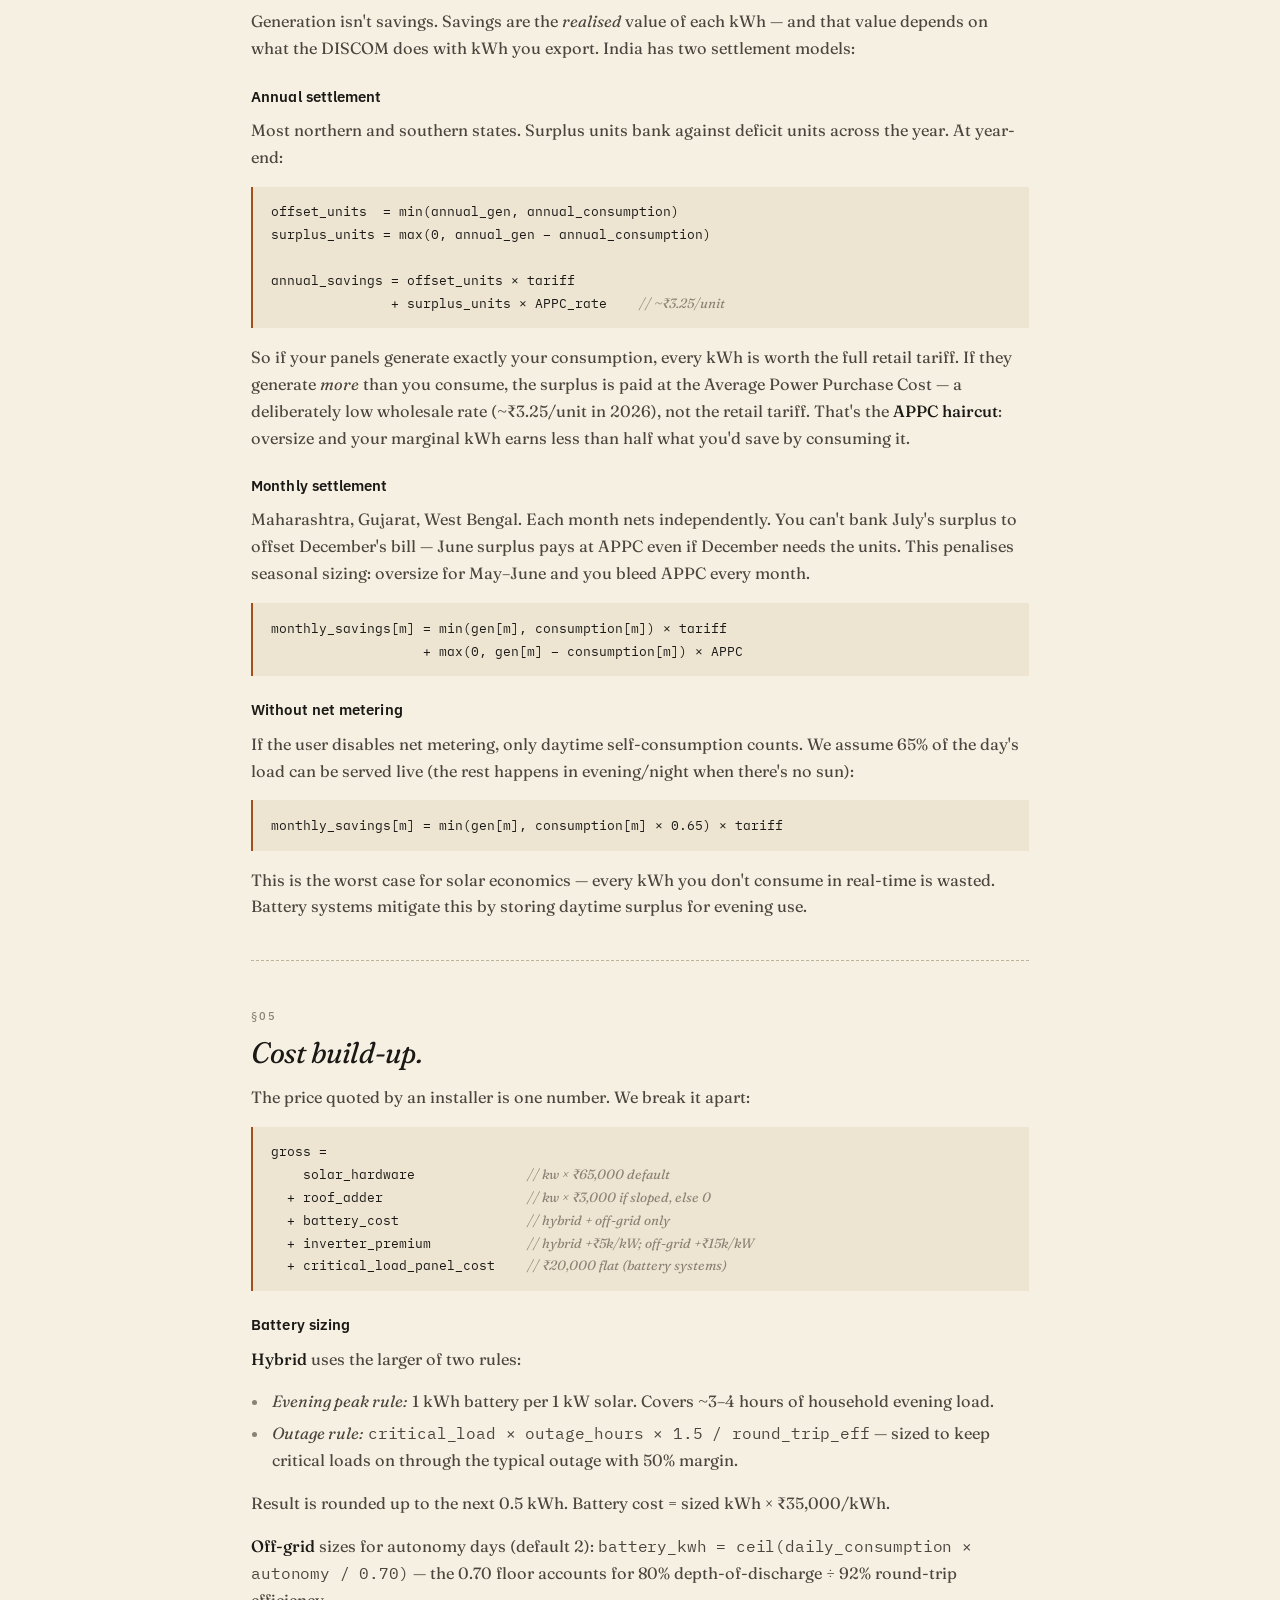
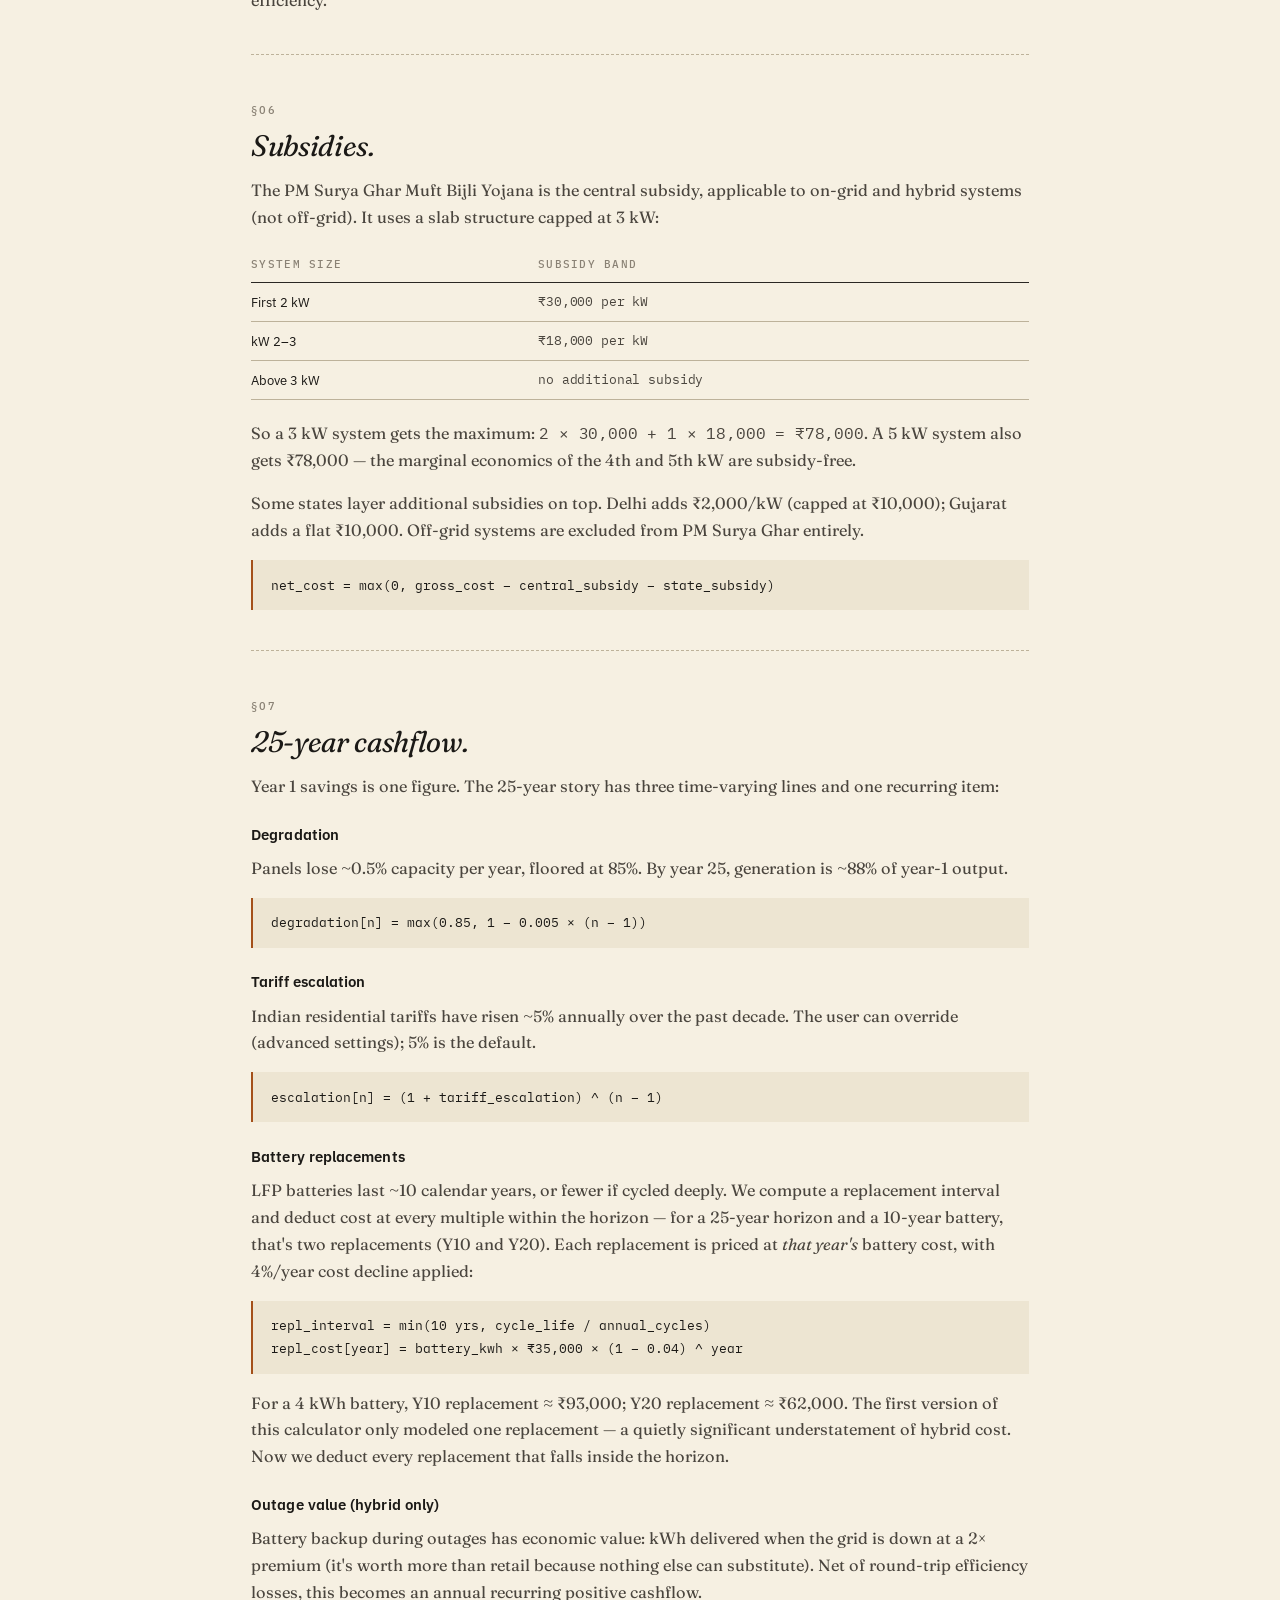
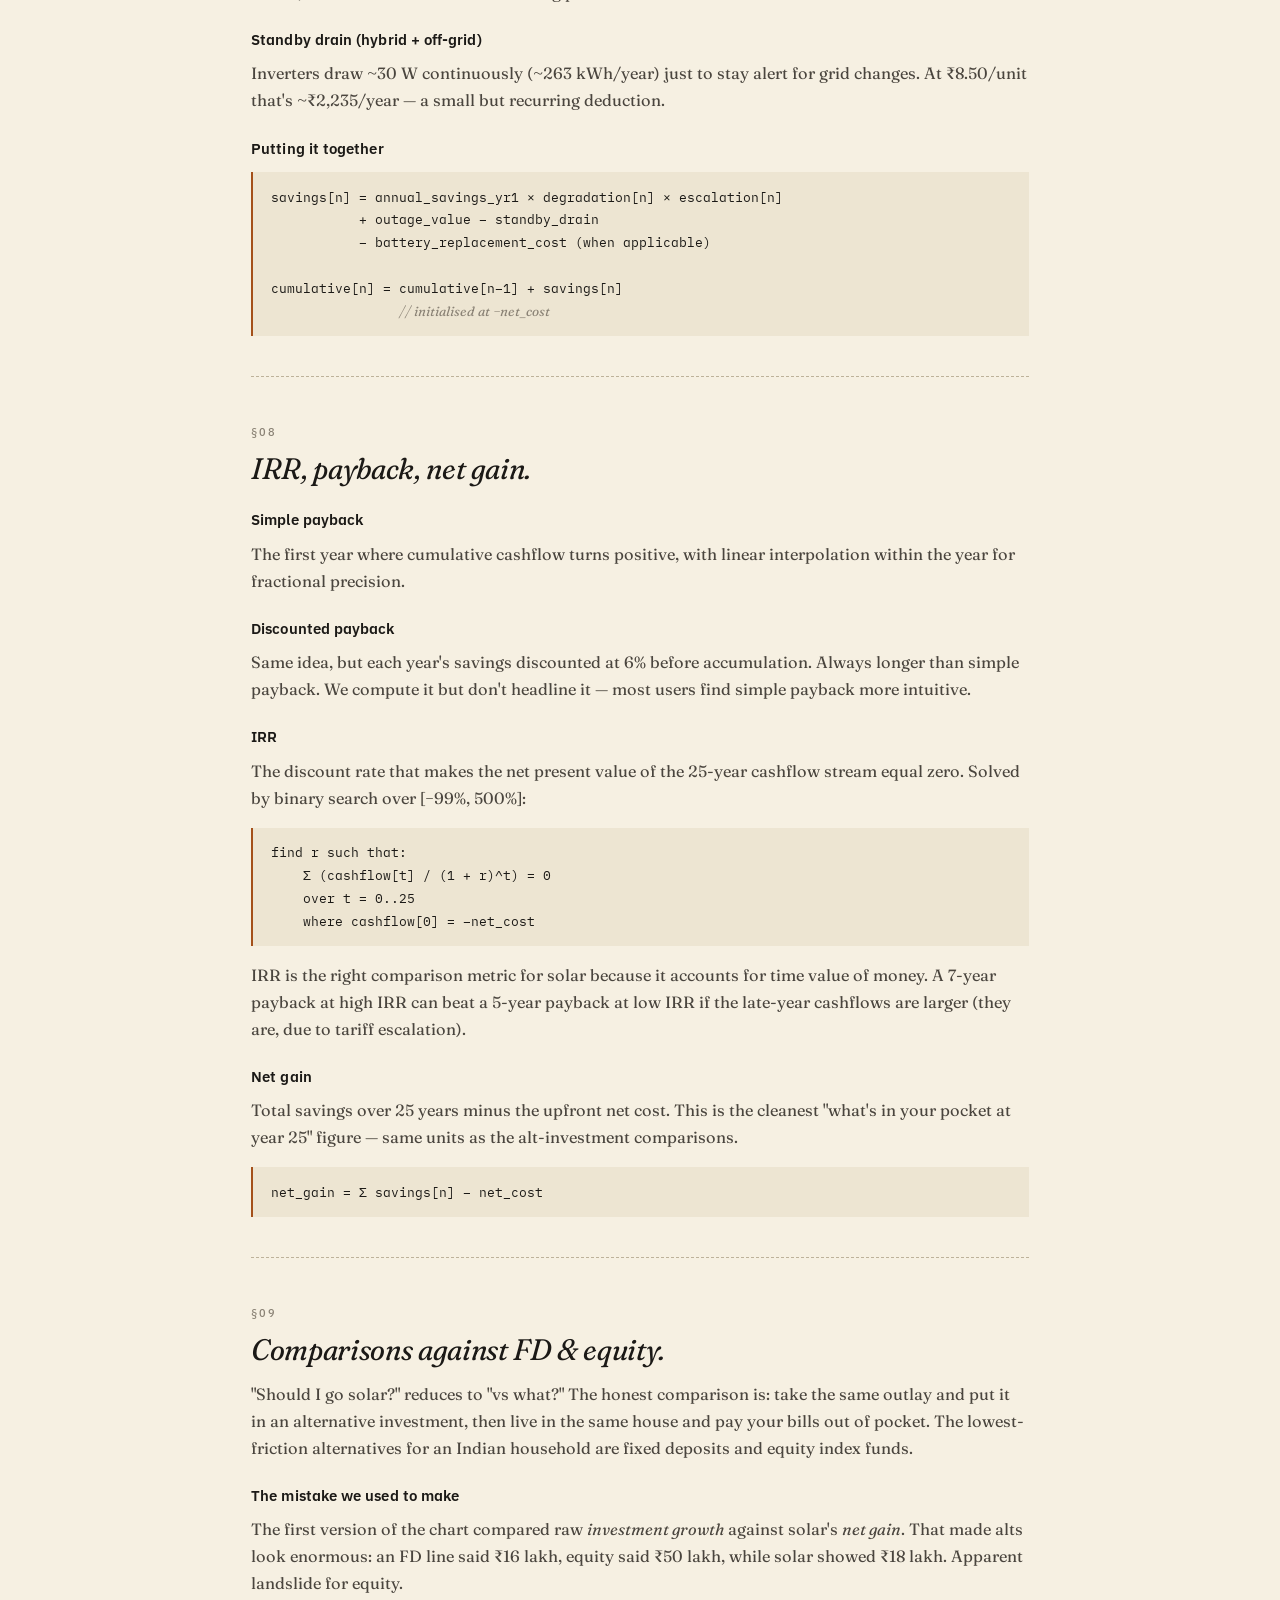
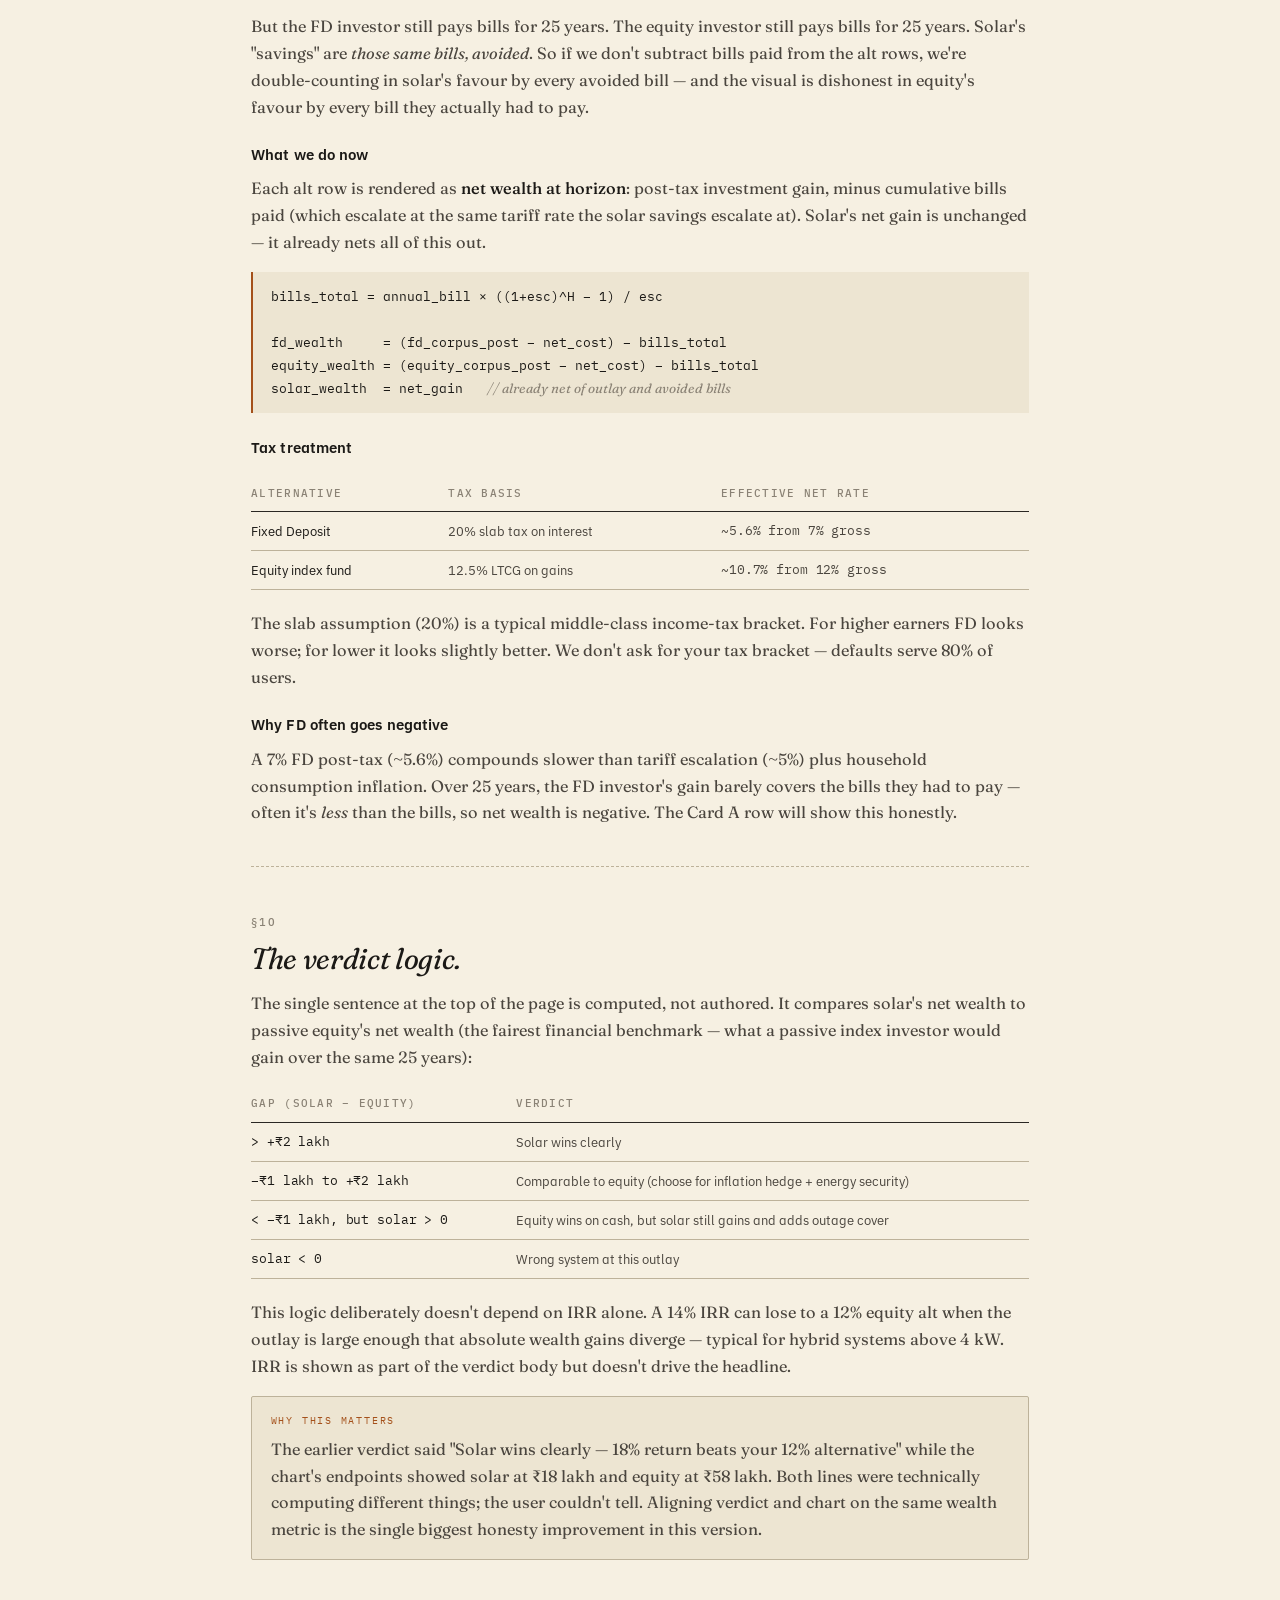
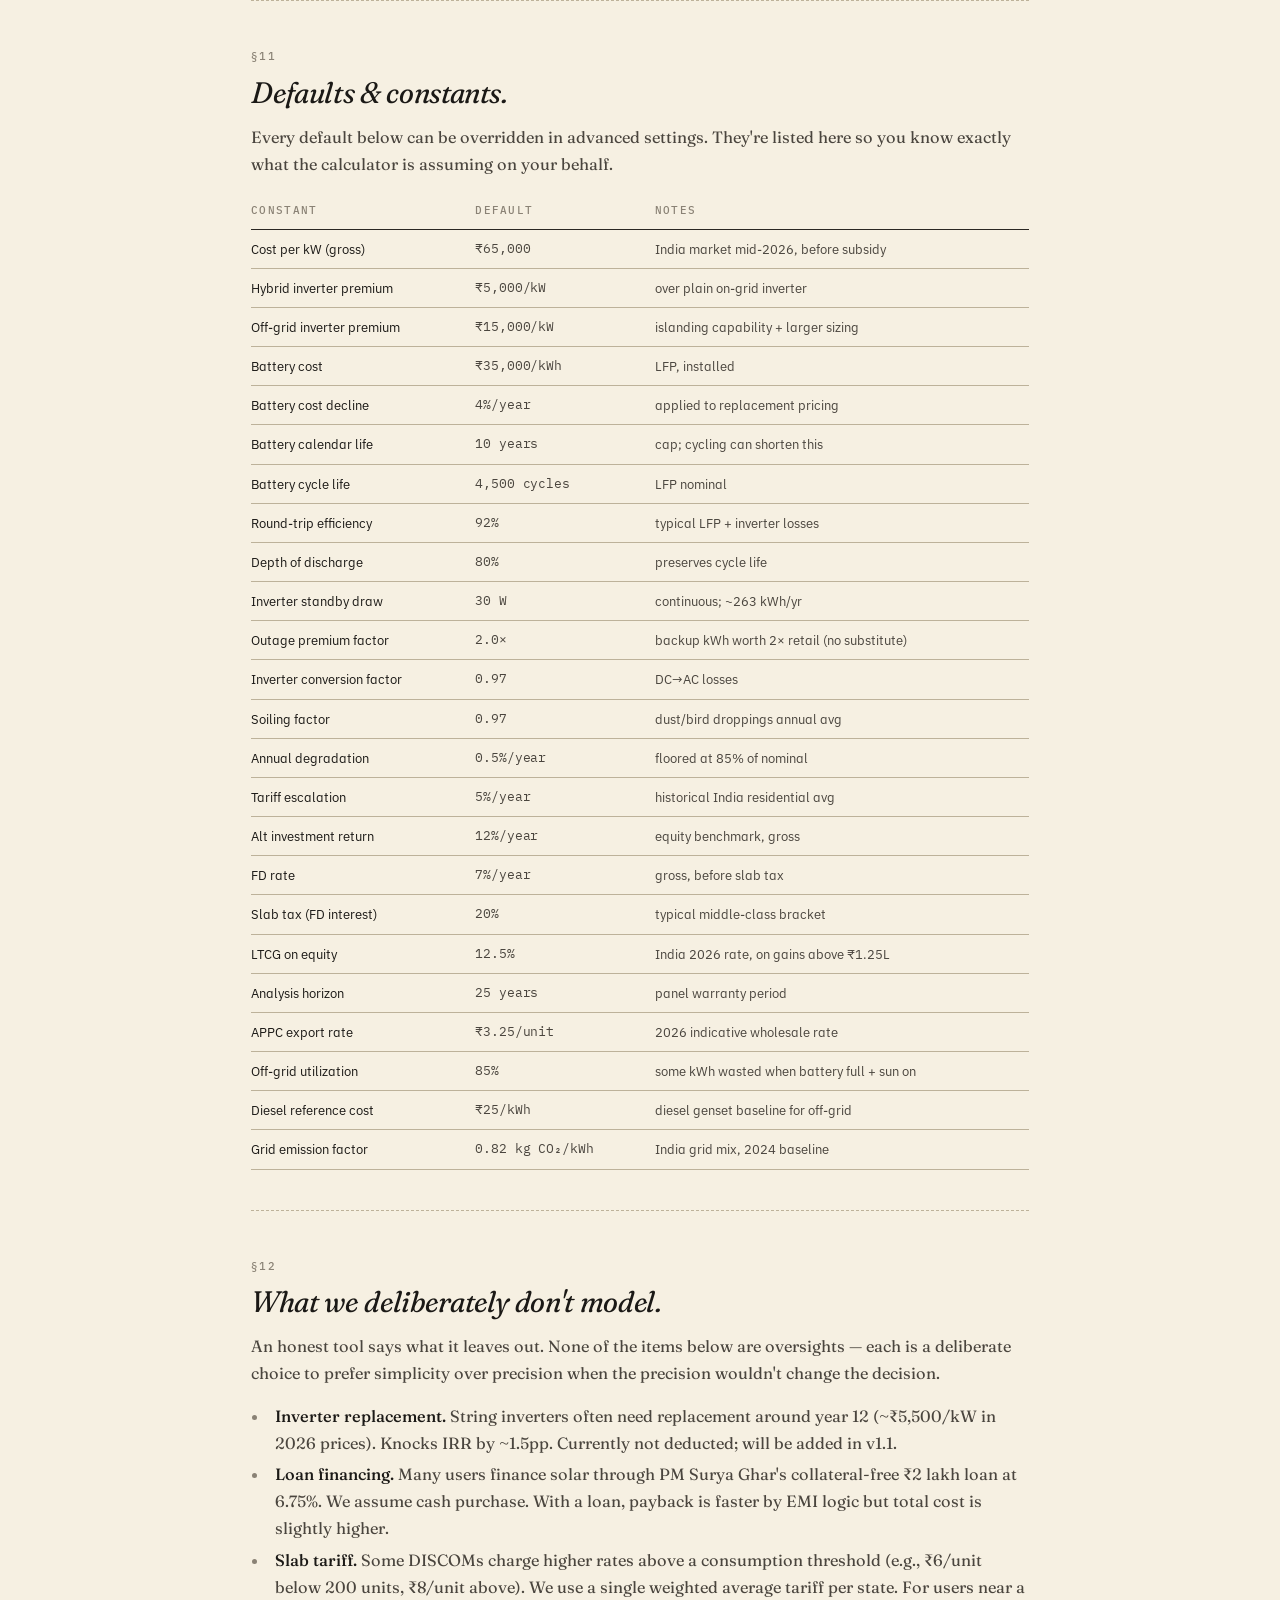
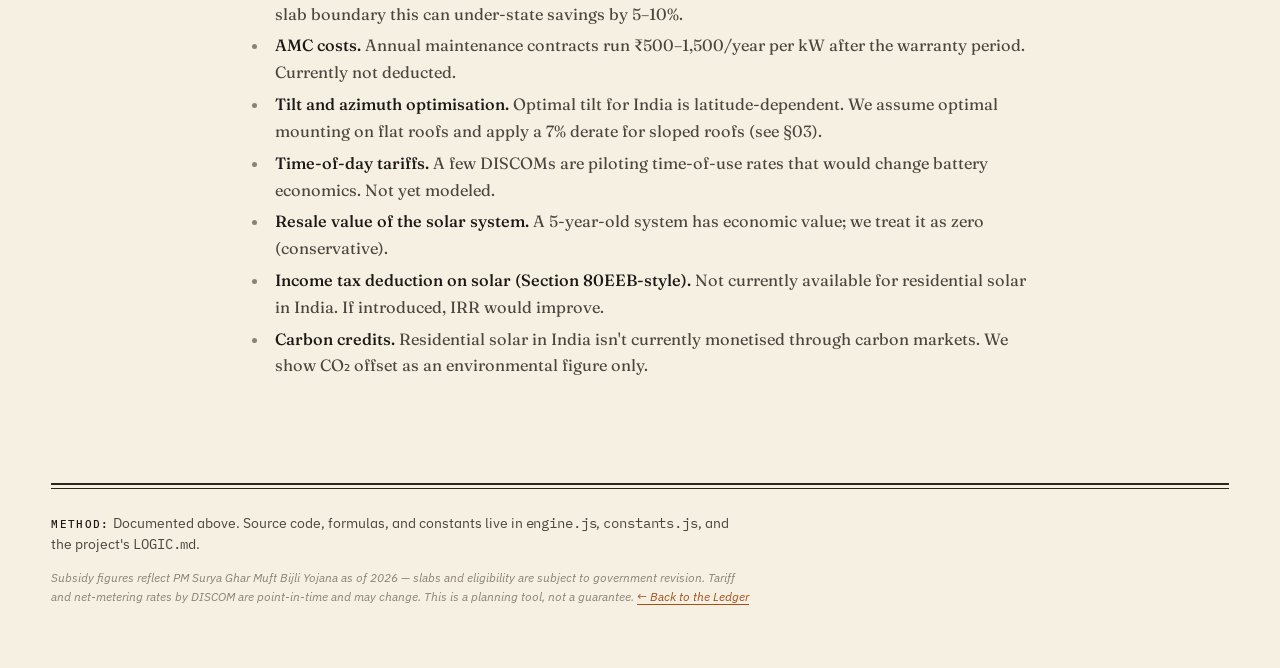
<file: how-it-works.html>
<!DOCTYPE html>
<html lang="en-IN">
<head>
  <meta charset="UTF-8">
  <meta name="viewport" content="width=device-width, initial-scale=1.0">
  <title>How Solar Payback, IRR & PM Surya Ghar Subsidy Are Calculated — The Solar Ledger</title>
  <meta name="description" content="Methodology for India's rooftop solar economics — how we model bills, generation, net metering, PM Surya Ghar subsidy, 25-year cashflow, IRR, and the comparison against fixed deposits and equity.">
  <link rel="canonical" href="https://solar-calculator-flax-two.vercel.app/how-it-works.html">
  <meta name="theme-color" content="#F6F0E2">
  <meta name="author" content="The Solar Ledger">

  <!-- Open Graph / link preview -->
  <meta property="og:type" content="article">
  <meta property="og:site_name" content="The Solar Ledger">
  <meta property="og:title" content="How Solar Payback, IRR & PM Surya Ghar Subsidy Are Calculated">
  <meta property="og:description" content="The methodology behind The Solar Ledger — every assumption, every formula, every number traced back to its source.">
  <meta property="og:url" content="https://solar-calculator-flax-two.vercel.app/how-it-works.html">
  <meta property="og:locale" content="en_IN">
  <meta name="twitter:card" content="summary">
  <meta name="twitter:title" content="How Solar Payback, IRR & PM Surya Ghar Subsidy Are Calculated">
  <meta name="twitter:description" content="The methodology behind The Solar Ledger — every assumption, every formula, every number traced back to its source.">

  <link rel="icon" type="image/svg+xml" href="favicon.svg">
  <link rel="preconnect" href="https://fonts.googleapis.com">
  <link rel="preconnect" href="https://fonts.gstatic.com" crossorigin>
  <link href="https://fonts.googleapis.com/css2?family=Fraunces:opsz,wght,SOFT@9..144,300..900,0..100&family=IBM+Plex+Sans:wght@300;400;500;600&family=IBM+Plex+Mono:wght@300;400;500&display=swap" rel="stylesheet">
  <link rel="stylesheet" href="styles.css">
  <style>
    /* ==== Doc-page-specific styles ==== */
    .doc-hero {
      padding: 3rem var(--gutter) 2rem;
      max-width: 80ch;
      margin: 0 auto;
    }
    .doc-hero__title {
      font-family: var(--serif);
      font-variation-settings: 'opsz' 80, 'SOFT' 60, 'wght' 380;
      font-size: clamp(2rem, 5vw, 3.4rem);
      font-style: italic;
      line-height: 1.05;
      letter-spacing: -0.02em;
      margin: 0.6rem 0 1rem;
      color: var(--ink);
    }
    .doc-hero__sub {
      font-family: var(--serif);
      font-size: 1.05rem;
      line-height: 1.55;
      color: var(--ink-soft);
      max-width: 60ch;
    }
    .doc-hero__back {
      font-family: var(--mono);
      font-size: 0.72rem;
      letter-spacing: 0.1em;
      text-transform: uppercase;
      color: var(--ink-mute);
      border-bottom: none;
    }
    .doc-hero__back:hover { color: var(--amber-deep); }

    .doc-toc {
      max-width: 80ch;
      margin: 0 auto;
      padding: 1.25rem var(--gutter);
      border-top: 1px solid var(--rule-soft);
      border-bottom: 1px solid var(--rule-soft);
      background: var(--paper-deep);
    }
    .doc-toc__title {
      font-family: var(--mono);
      font-size: 0.66rem;
      letter-spacing: 0.2em;
      text-transform: uppercase;
      color: var(--ink-mute);
      display: block;
      margin-bottom: 0.7rem;
    }
    .doc-toc ol {
      column-count: 2;
      column-gap: 2rem;
      list-style: none;
      counter-reset: toc;
    }
    .doc-toc li {
      counter-increment: toc;
      font-family: var(--sans);
      font-size: 0.86rem;
      line-height: 1.45;
      padding: 0.18rem 0;
      break-inside: avoid;
    }
    .doc-toc li::before {
      content: counter(toc, decimal-leading-zero) ' · ';
      font-family: var(--mono);
      font-size: 0.7rem;
      color: var(--ink-mute);
      letter-spacing: 0.04em;
    }
    .doc-toc a { color: var(--ink); border-bottom: none; }
    .doc-toc a:hover { color: var(--amber-deep); }
    @media (max-width: 720px) { .doc-toc ol { column-count: 1; } }

    .doc-page {
      max-width: 80ch;
      margin: 0 auto;
      padding: 2.5rem var(--gutter) 3.5rem;
      font-family: var(--serif);
      font-size: 1.02rem;
      line-height: 1.65;
      color: var(--ink-soft);
    }
    .doc-page p { margin: 0 0 1rem; }
    .doc-page p strong { color: var(--ink); font-weight: 500; }

    .doc-section {
      padding-top: 2.5rem;
      margin-top: 2.5rem;
      border-top: 1px dashed var(--rule-soft);
    }
    .doc-section:first-of-type { border-top: 0; padding-top: 0; margin-top: 0; }
    .doc-section h2 {
      font-family: var(--serif);
      font-variation-settings: 'opsz' 60, 'SOFT' 50, 'wght' 400;
      font-size: clamp(1.4rem, 3vw, 1.85rem);
      font-style: italic;
      line-height: 1.2;
      letter-spacing: -0.012em;
      color: var(--ink);
      margin: 0.4rem 0 0.85rem;
    }
    .doc-section h3 {
      font-family: var(--sans);
      font-size: 0.92rem;
      font-weight: 600;
      color: var(--ink);
      margin: 1.4rem 0 0.5rem;
      letter-spacing: 0.005em;
    }

    .formula {
      font-family: var(--mono);
      font-size: 0.84rem;
      line-height: 1.7;
      background: var(--paper-deep);
      border-left: 2px solid var(--amber-deep);
      padding: 0.85rem 1.1rem;
      margin: 0.7rem 0 1rem;
      color: var(--ink);
      white-space: pre-wrap;
      overflow-x: auto;
    }
    .formula em {
      font-family: var(--serif);
      font-style: italic;
      color: var(--ink-soft);
      font-size: 0.86rem;
    }
    .formula .comment {
      color: var(--ink-mute);
      font-style: italic;
      font-family: var(--serif);
    }

    .doc-page ul, .doc-page ol.numbered {
      margin: 0 0 1rem 1.1rem;
    }
    .doc-page li {
      margin: 0.3rem 0;
      padding-left: 0.2rem;
    }
    .doc-page li::marker { color: var(--ink-mute); }

    .doc-page table {
      width: 100%;
      border-collapse: collapse;
      margin: 1rem 0 1.25rem;
      font-family: var(--sans);
      font-size: 0.84rem;
    }
    .doc-page th {
      text-align: left;
      font-family: var(--mono);
      font-size: 0.66rem;
      letter-spacing: 0.12em;
      text-transform: uppercase;
      color: var(--ink-mute);
      font-weight: 500;
      padding: 0.55rem 0.85rem 0.55rem 0;
      border-bottom: 1.5px solid var(--rule);
    }
    .doc-page td {
      padding: 0.5rem 0.85rem 0.5rem 0;
      border-bottom: 1px solid var(--rule-soft);
      color: var(--ink-soft);
      vertical-align: top;
    }
    .doc-page td:first-child { color: var(--ink); }
    .doc-page td.mono { font-family: var(--mono); font-size: 0.82rem; }

    .callout {
      background: var(--paper-deep);
      border: 1px solid var(--rule-soft);
      padding: 1rem 1.15rem;
      margin: 1rem 0 1.25rem;
      border-radius: 2px;
    }
    .callout__label {
      font-family: var(--mono);
      font-size: 0.62rem;
      letter-spacing: 0.18em;
      text-transform: uppercase;
      color: var(--amber-deep);
      display: block;
      margin-bottom: 0.4rem;
    }
    .callout p:last-child { margin-bottom: 0; }

    .caveat-list li {
      padding-left: 0.4rem;
    }
    .caveat-list li strong { color: var(--ink); font-weight: 500; }
  </style>

  <script type="application/ld+json">
  {
    "@context": "https://schema.org",
    "@type": "TechArticle",
    "headline": "How Solar Payback, IRR & PM Surya Ghar Subsidy Are Calculated",
    "description": "The methodology behind The Solar Ledger — every assumption, every formula, every number traced back to its source.",
    "url": "https://solar-calculator-flax-two.vercel.app/how-it-works.html",
    "inLanguage": "en-IN",
    "author": {
      "@type": "Organization",
      "name": "The Solar Ledger"
    },
    "publisher": {
      "@type": "Organization",
      "name": "The Solar Ledger"
    },
    "isPartOf": {
      "@type": "WebApplication",
      "name": "The Solar Ledger",
      "url": "https://solar-calculator-flax-two.vercel.app/"
    },
    "about": [
      "Rooftop solar economics in India",
      "PM Surya Ghar Muft Bijli Yojana",
      "Net metering APPC settlement",
      "25-year cashflow modeling",
      "IRR and payback calculation"
    ]
  }
  </script>
</head>
<body>

<div class="grain" aria-hidden="true"></div>

<!-- ======== MASTHEAD ======== -->
<header class="masthead">
  <div class="masthead__rule rule--top" aria-hidden="true"></div>
  <div class="masthead__inner">
    <div class="brand">
      <svg class="brand__mark" viewBox="0 0 40 40" aria-hidden="true">
        <circle cx="20" cy="20" r="7" fill="currentColor"/>
        <g stroke="currentColor" stroke-width="1.5" stroke-linecap="round">
          <line x1="20" y1="2" x2="20" y2="9"/>
          <line x1="20" y1="31" x2="20" y2="38"/>
          <line x1="2" y1="20" x2="9" y2="20"/>
          <line x1="31" y1="20" x2="38" y2="20"/>
          <line x1="7" y1="7" x2="12" y2="12"/>
          <line x1="28" y1="28" x2="33" y2="33"/>
          <line x1="33" y1="7" x2="28" y2="12"/>
          <line x1="12" y1="28" x2="7" y2="33"/>
        </g>
      </svg>
      <div class="brand__text">
        <p class="brand__name">The Solar Ledger</p>
        <p class="brand__tag">A decision tool for Indian rooftops</p>
      </div>
    </div>
    <div class="masthead__meta">
      <span class="dateline">METHODOLOGY · APPENDIX A</span>
      <span class="vol">HOW THE NUMBERS ARE MADE</span>
    </div>
  </div>
  <div class="masthead__rule rule--double" aria-hidden="true">
    <span></span><span></span>
  </div>
</header>

<main>

<!-- ======== HERO ======== -->
<section class="doc-hero">
  <a href="index.html" class="doc-hero__back">← Back to the Ledger</a>
  <h1 class="doc-hero__title">How the math works.</h1>
  <p class="doc-hero__sub">
    Every figure on the front page is derived, not declared. This page traces each output back to its inputs, the formula that connects them, and the assumption baked into each constant. If you disagree with a number, you should be able to find exactly which assumption to argue with.
  </p>
</section>

<!-- ======== TOC ======== -->
<nav class="doc-toc">
  <span class="doc-toc__title">Contents</span>
  <ol>
    <li><a href="#inputs">The six inputs you give</a></li>
    <li><a href="#bill">Modeling your bill</a></li>
    <li><a href="#generation">Modeling generation</a></li>
    <li><a href="#savings">Net metering &amp; the APPC haircut</a></li>
    <li><a href="#costs">Cost build-up</a></li>
    <li><a href="#subsidies">Subsidies</a></li>
    <li><a href="#cashflow">25-year cashflow</a></li>
    <li><a href="#metrics">IRR, payback, net gain</a></li>
    <li><a href="#alts">Comparisons against FD &amp; equity</a></li>
    <li><a href="#verdict">The verdict logic</a></li>
    <li><a href="#defaults">Defaults &amp; constants</a></li>
    <li><a href="#caveats">What we deliberately don't model</a></li>
  </ol>
</nav>

<!-- ======== BODY ======== -->
<article class="doc-page">

  <!-- 1. INPUTS -->
  <section class="doc-section" id="inputs">
    <span class="kicker">§01</span>
    <h2>The six inputs you give.</h2>
    <p>Six inputs is the minimum for an honest answer. Anything below that is a guess; anything above that is theatre. Here's what each one drives:</p>
    <table>
      <thead>
        <tr><th>Input</th><th>Drives</th></tr>
      </thead>
      <tbody>
        <tr><td>Peak &amp; low monthly bill (or lifestyle stamp)</td><td>The 12-month bill curve, annual consumption (back-calculated from tariff)</td></tr>
        <tr><td>State / DISCOM</td><td>Tariff (₹/unit), sun zone, net-metering settlement period, state subsidy</td></tr>
        <tr><td>Roof type</td><td>Mounting cost adder; tilt/orientation derate (sloped only)</td></tr>
        <tr><td>Grid reliability</td><td>Outage hours/day → battery sizing, recommended system type</td></tr>
        <tr><td>System type</td><td>On-grid / Hybrid / Off-grid — changes cost, savings model, outage value</td></tr>
        <tr><td>System size (kW)</td><td>Generation, cost, subsidy, and everything downstream</td></tr>
      </tbody>
    </table>
    <p>Advanced settings let you override panel technology, shading, cost-per-kW, tariff escalation, alt-investment rate, and analysis horizon. All have sensible defaults — they exist to let skeptics stress-test, not to be required.</p>
  </section>

  <!-- 2. BILL -->
  <section class="doc-section" id="bill">
    <span class="kicker">§02</span>
    <h2>Modeling your bill.</h2>
    <p>Indian residential bills swing strongly with seasons — May–June peak, December–January low. Asking for 12 separate values is friction; asking for one annual figure loses the structure that makes solar pay (peak bills determine solar's break-even).</p>
    <p>So we ask for two anchor points: <strong>peak summer</strong> and <strong>low winter</strong>. Then we interpolate across a fixed 12-month shape curve calibrated against typical Indian load patterns:</p>
    <div class="formula">bill[m] = bill_low + (bill_peak − bill_low) × shape[m]

<span class="comment">shape =</span> [0.00, 0.05, 0.20, 0.50, 1.00, 1.00, 0.75, 0.70, 0.50, 0.25, 0.10, 0.00]
<span class="comment">months =</span> Jan, Feb, Mar, Apr, May, Jun, Jul, Aug, Sep, Oct, Nov, Dec
</div>
    <p>From the bill we back-calculate annual consumption: <span class="mono">consumption_kWh = annual_bill / tariff</span>. We don't ask the user for kWh — most don't know it, but everyone knows their bill.</p>
  </section>

  <!-- 3. GENERATION -->
  <section class="doc-section" id="generation">
    <span class="kicker">§03</span>
    <h2>Modeling generation.</h2>
    <p>One kWp of solar in India produces ~1,400–1,750 kWh/year depending on location and conditions. We model the monthly arithmetic explicitly so the user can see <em>why</em> July generates less than May:</p>
    <div class="formula">generation[m] =
    kw × <span class="comment">«peak sun hours»</span>
       × days_in_month[m]
       × seasonal_factor[m]   <span class="comment">// 0.75–0.95 per month</span>
       × (1 − temp_loss[m])   <span class="comment">// hot panels lose efficiency</span>
       × shading_factor       <span class="comment">// 1.00 / 0.88 / 0.75</span>
       × roof_factor          <span class="comment">// 1.00 flat / 0.93 sloped</span>
       × inverter_factor      <span class="comment">// 0.97</span>
       × soiling_factor       <span class="comment">// 0.97 — dust accumulation</span>
</div>
    <h3>Peak sun hours by zone</h3>
    <p>Daily kWh per installed kW the panel would produce under standard test conditions:</p>
    <table>
      <thead><tr><th>Zone</th><th>PSH</th><th>States</th></tr></thead>
      <tbody>
        <tr><td>Very high</td><td class="mono">5.5</td><td>Rajasthan, Gujarat, Madhya Pradesh</td></tr>
        <tr><td>High</td><td class="mono">5.0</td><td>UP, Bihar, Haryana, Punjab, Telangana, Delhi</td></tr>
        <tr><td>Moderate</td><td class="mono">4.8</td><td>Maharashtra, Karnataka, Tamil Nadu, Andhra Pradesh, Odisha</td></tr>
        <tr><td>Lower</td><td class="mono">4.2</td><td>Kerala, West Bengal, NE states, J&amp;K, Himachal</td></tr>
      </tbody>
    </table>
    <h3>Temperature loss</h3>
    <p>Solar panels lose efficiency when hot — counterintuitively, cool sunny days in November beat hot June afternoons. We assume panel temperature runs ~25 °C above ambient, then apply a per-degree coefficient:</p>
    <div class="formula">temp_loss = max(0, panel_temp − 25 °C) × tech_coeff
TOPCon coeff:    0.0029 / °C       <span class="comment">// newer, less heat-sensitive</span>
Mono PERC coeff: 0.0035 / °C
</div>
    <p>For Rajasthan in May (panel temp ~63 °C), the temp loss alone is ~11% on TOPCon, ~13% on Mono PERC.</p>

    <h3>Shading and roof</h3>
    <p>Shading is a single ratio applied to all months. It's the user's job to estimate it honestly — partial means an obstruction shadows ~12% of the array somewhere during the day; heavy means it's a fundamentally suboptimal site (don't build).</p>
    <p>Roof type's main role is cost: sloped tiled roofs need extra mounting hardware (₹3,000/kW), flat RCC and terraces don't. Sloped roofs additionally take a 7% generation derate to capture typical real-world tilt/orientation losses — sloped roofs lock the panel to the roof's pitch and azimuth, which is rarely the optimal angle for the latitude.</p>
  </section>

  <!-- 4. NET METERING -->
  <section class="doc-section" id="savings">
    <span class="kicker">§04</span>
    <h2>Net metering &amp; the APPC haircut.</h2>
    <p>Generation isn't savings. Savings are the <em>realised</em> value of each kWh — and that value depends on what the DISCOM does with kWh you export. India has two settlement models:</p>

    <h3>Annual settlement</h3>
    <p>Most northern and southern states. Surplus units bank against deficit units across the year. At year-end:</p>
    <div class="formula">offset_units  = min(annual_gen, annual_consumption)
surplus_units = max(0, annual_gen − annual_consumption)

annual_savings = offset_units × tariff
               + surplus_units × APPC_rate    <span class="comment">// ~₹3.25/unit</span>
</div>
    <p>So if your panels generate exactly your consumption, every kWh is worth the full retail tariff. If they generate <em>more</em> than you consume, the surplus is paid at the Average Power Purchase Cost — a deliberately low wholesale rate (~₹3.25/unit in 2026), not the retail tariff. That's the <strong>APPC haircut</strong>: oversize and your marginal kWh earns less than half what you'd save by consuming it.</p>

    <h3>Monthly settlement</h3>
    <p>Maharashtra, Gujarat, West Bengal. Each month nets independently. You can't bank July's surplus to offset December's bill — June surplus pays at APPC even if December needs the units. This penalises seasonal sizing: oversize for May–June and you bleed APPC every month.</p>
    <div class="formula">monthly_savings[m] = min(gen[m], consumption[m]) × tariff
                   + max(0, gen[m] − consumption[m]) × APPC
</div>

    <h3>Without net metering</h3>
    <p>If the user disables net metering, only daytime self-consumption counts. We assume 65% of the day's load can be served live (the rest happens in evening/night when there's no sun):</p>
    <div class="formula">monthly_savings[m] = min(gen[m], consumption[m] × 0.65) × tariff</div>
    <p>This is the worst case for solar economics — every kWh you don't consume in real-time is wasted. Battery systems mitigate this by storing daytime surplus for evening use.</p>
  </section>

  <!-- 5. COSTS -->
  <section class="doc-section" id="costs">
    <span class="kicker">§05</span>
    <h2>Cost build-up.</h2>
    <p>The price quoted by an installer is one number. We break it apart:</p>
    <div class="formula">gross =
    solar_hardware              <span class="comment">// kw × ₹65,000 default</span>
  + roof_adder                  <span class="comment">// kw × ₹3,000 if sloped, else 0</span>
  + battery_cost                <span class="comment">// hybrid + off-grid only</span>
  + inverter_premium            <span class="comment">// hybrid +₹5k/kW; off-grid +₹15k/kW</span>
  + critical_load_panel_cost    <span class="comment">// ₹20,000 flat (battery systems)</span>
</div>

    <h3>Battery sizing</h3>
    <p><strong>Hybrid</strong> uses the larger of two rules:</p>
    <ul>
      <li><em>Evening peak rule:</em> 1 kWh battery per 1 kW solar. Covers ~3–4 hours of household evening load.</li>
      <li><em>Outage rule:</em> <span class="mono">critical_load × outage_hours × 1.5 / round_trip_eff</span> — sized to keep critical loads on through the typical outage with 50% margin.</li>
    </ul>
    <p>Result is rounded up to the next 0.5 kWh. Battery cost = sized kWh × ₹35,000/kWh.</p>
    <p><strong>Off-grid</strong> sizes for autonomy days (default 2): <span class="mono">battery_kwh = ceil(daily_consumption × autonomy / 0.70)</span> — the 0.70 floor accounts for 80% depth-of-discharge ÷ 92% round-trip efficiency.</p>
  </section>

  <!-- 6. SUBSIDIES -->
  <section class="doc-section" id="subsidies">
    <span class="kicker">§06</span>
    <h2>Subsidies.</h2>
    <p>The PM Surya Ghar Muft Bijli Yojana is the central subsidy, applicable to on-grid and hybrid systems (not off-grid). It uses a slab structure capped at 3 kW:</p>
    <table>
      <thead><tr><th>System size</th><th>Subsidy band</th></tr></thead>
      <tbody>
        <tr><td>First 2 kW</td><td class="mono">₹30,000 per kW</td></tr>
        <tr><td>kW 2–3</td><td class="mono">₹18,000 per kW</td></tr>
        <tr><td>Above 3 kW</td><td class="mono">no additional subsidy</td></tr>
      </tbody>
    </table>
    <p>So a 3 kW system gets the maximum: <span class="mono">2 × 30,000 + 1 × 18,000 = ₹78,000</span>. A 5 kW system also gets ₹78,000 — the marginal economics of the 4th and 5th kW are subsidy-free.</p>
    <p>Some states layer additional subsidies on top. Delhi adds ₹2,000/kW (capped at ₹10,000); Gujarat adds a flat ₹10,000. Off-grid systems are excluded from PM Surya Ghar entirely.</p>
    <div class="formula">net_cost = max(0, gross_cost − central_subsidy − state_subsidy)</div>
  </section>

  <!-- 7. CASHFLOW -->
  <section class="doc-section" id="cashflow">
    <span class="kicker">§07</span>
    <h2>25-year cashflow.</h2>
    <p>Year 1 savings is one figure. The 25-year story has three time-varying lines and one recurring item:</p>

    <h3>Degradation</h3>
    <p>Panels lose ~0.5% capacity per year, floored at 85%. By year 25, generation is ~88% of year-1 output.</p>
    <div class="formula">degradation[n] = max(0.85, 1 − 0.005 × (n − 1))</div>

    <h3>Tariff escalation</h3>
    <p>Indian residential tariffs have risen ~5% annually over the past decade. The user can override (advanced settings); 5% is the default.</p>
    <div class="formula">escalation[n] = (1 + tariff_escalation) ^ (n − 1)</div>

    <h3>Battery replacements</h3>
    <p>LFP batteries last ~10 calendar years, or fewer if cycled deeply. We compute a replacement interval and deduct cost at every multiple within the horizon — for a 25-year horizon and a 10-year battery, that's two replacements (Y10 and Y20). Each replacement is priced at <em>that year's</em> battery cost, with 4%/year cost decline applied:</p>
    <div class="formula">repl_interval = min(10 yrs, cycle_life / annual_cycles)
repl_cost[year] = battery_kwh × ₹35,000 × (1 − 0.04) ^ year</div>
    <p>For a 4 kWh battery, Y10 replacement ≈ ₹93,000; Y20 replacement ≈ ₹62,000. The first version of this calculator only modeled one replacement — a quietly significant understatement of hybrid cost. Now we deduct every replacement that falls inside the horizon.</p>

    <h3>Outage value (hybrid only)</h3>
    <p>Battery backup during outages has economic value: kWh delivered when the grid is down at a 2× premium (it's worth more than retail because nothing else can substitute). Net of round-trip efficiency losses, this becomes an annual recurring positive cashflow.</p>

    <h3>Standby drain (hybrid + off-grid)</h3>
    <p>Inverters draw ~30 W continuously (~263 kWh/year) just to stay alert for grid changes. At ₹8.50/unit that's ~₹2,235/year — a small but recurring deduction.</p>

    <h3>Putting it together</h3>
    <div class="formula">savings[n] = annual_savings_yr1 × degradation[n] × escalation[n]
           + outage_value − standby_drain
           − battery_replacement_cost (when applicable)

cumulative[n] = cumulative[n−1] + savings[n]
                <span class="comment">// initialised at −net_cost</span>
</div>
  </section>

  <!-- 8. METRICS -->
  <section class="doc-section" id="metrics">
    <span class="kicker">§08</span>
    <h2>IRR, payback, net gain.</h2>

    <h3>Simple payback</h3>
    <p>The first year where cumulative cashflow turns positive, with linear interpolation within the year for fractional precision.</p>

    <h3>Discounted payback</h3>
    <p>Same idea, but each year's savings discounted at 6% before accumulation. Always longer than simple payback. We compute it but don't headline it — most users find simple payback more intuitive.</p>

    <h3>IRR</h3>
    <p>The discount rate that makes the net present value of the 25-year cashflow stream equal zero. Solved by binary search over [−99%, 500%]:</p>
    <div class="formula">find r such that:
    Σ (cashflow[t] / (1 + r)^t) = 0
    over t = 0..25
    where cashflow[0] = −net_cost
</div>
    <p>IRR is the right comparison metric for solar because it accounts for time value of money. A 7-year payback at high IRR can beat a 5-year payback at low IRR if the late-year cashflows are larger (they are, due to tariff escalation).</p>

    <h3>Net gain</h3>
    <p>Total savings over 25 years minus the upfront net cost. This is the cleanest "what's in your pocket at year 25" figure — same units as the alt-investment comparisons.</p>
    <div class="formula">net_gain = Σ savings[n] − net_cost</div>
  </section>

  <!-- 9. ALTS -->
  <section class="doc-section" id="alts">
    <span class="kicker">§09</span>
    <h2>Comparisons against FD &amp; equity.</h2>
    <p>"Should I go solar?" reduces to "vs what?" The honest comparison is: take the same outlay and put it in an alternative investment, then live in the same house and pay your bills out of pocket. The lowest-friction alternatives for an Indian household are fixed deposits and equity index funds.</p>

    <h3>The mistake we used to make</h3>
    <p>The first version of the chart compared raw <em>investment growth</em> against solar's <em>net gain</em>. That made alts look enormous: an FD line said ₹16 lakh, equity said ₹50 lakh, while solar showed ₹18 lakh. Apparent landslide for equity.</p>
    <p>But the FD investor still pays bills for 25 years. The equity investor still pays bills for 25 years. Solar's "savings" are <em>those same bills, avoided</em>. So if we don't subtract bills paid from the alt rows, we're double-counting in solar's favour by every avoided bill — and the visual is dishonest in equity's favour by every bill they actually had to pay.</p>

    <h3>What we do now</h3>
    <p>Each alt row is rendered as <strong>net wealth at horizon</strong>: post-tax investment gain, minus cumulative bills paid (which escalate at the same tariff rate the solar savings escalate at). Solar's net gain is unchanged — it already nets all of this out.</p>
    <div class="formula">bills_total = annual_bill × ((1+esc)^H − 1) / esc

fd_wealth     = (fd_corpus_post − net_cost) − bills_total
equity_wealth = (equity_corpus_post − net_cost) − bills_total
solar_wealth  = net_gain   <span class="comment">// already net of outlay and avoided bills</span>
</div>

    <h3>Tax treatment</h3>
    <table>
      <thead><tr><th>Alternative</th><th>Tax basis</th><th>Effective net rate</th></tr></thead>
      <tbody>
        <tr><td>Fixed Deposit</td><td>20% slab tax on interest</td><td class="mono">~5.6% from 7% gross</td></tr>
        <tr><td>Equity index fund</td><td>12.5% LTCG on gains</td><td class="mono">~10.7% from 12% gross</td></tr>
      </tbody>
    </table>
    <p>The slab assumption (20%) is a typical middle-class income-tax bracket. For higher earners FD looks worse; for lower it looks slightly better. We don't ask for your tax bracket — defaults serve 80% of users.</p>

    <h3>Why FD often goes negative</h3>
    <p>A 7% FD post-tax (~5.6%) compounds slower than tariff escalation (~5%) plus household consumption inflation. Over 25 years, the FD investor's gain barely covers the bills they had to pay — often it's <em>less</em> than the bills, so net wealth is negative. The Card A row will show this honestly.</p>
  </section>

  <!-- 10. VERDICT -->
  <section class="doc-section" id="verdict">
    <span class="kicker">§10</span>
    <h2>The verdict logic.</h2>
    <p>The single sentence at the top of the page is computed, not authored. It compares solar's net wealth to passive equity's net wealth (the fairest financial benchmark — what a passive index investor would gain over the same 25 years):</p>
    <table>
      <thead><tr><th>Gap (solar − equity)</th><th>Verdict</th></tr></thead>
      <tbody>
        <tr><td class="mono">&gt; +₹2 lakh</td><td>Solar wins clearly</td></tr>
        <tr><td class="mono">−₹1 lakh to +₹2 lakh</td><td>Comparable to equity (choose for inflation hedge + energy security)</td></tr>
        <tr><td class="mono">&lt; −₹1 lakh, but solar &gt; 0</td><td>Equity wins on cash, but solar still gains and adds outage cover</td></tr>
        <tr><td class="mono">solar &lt; 0</td><td>Wrong system at this outlay</td></tr>
      </tbody>
    </table>
    <p>This logic deliberately doesn't depend on IRR alone. A 14% IRR can lose to a 12% equity alt when the outlay is large enough that absolute wealth gains diverge — typical for hybrid systems above 4 kW. IRR is shown as part of the verdict body but doesn't drive the headline.</p>
    <div class="callout">
      <span class="callout__label">Why this matters</span>
      <p>The earlier verdict said "Solar wins clearly — 18% return beats your 12% alternative" while the chart's endpoints showed solar at ₹18 lakh and equity at ₹58 lakh. Both lines were technically computing different things; the user couldn't tell. Aligning verdict and chart on the same wealth metric is the single biggest honesty improvement in this version.</p>
    </div>
  </section>

  <!-- 11. DEFAULTS -->
  <section class="doc-section" id="defaults">
    <span class="kicker">§11</span>
    <h2>Defaults &amp; constants.</h2>
    <p>Every default below can be overridden in advanced settings. They're listed here so you know exactly what the calculator is assuming on your behalf.</p>
    <table>
      <thead><tr><th>Constant</th><th>Default</th><th>Notes</th></tr></thead>
      <tbody>
        <tr><td>Cost per kW (gross)</td><td class="mono">₹65,000</td><td>India market mid-2026, before subsidy</td></tr>
        <tr><td>Hybrid inverter premium</td><td class="mono">₹5,000/kW</td><td>over plain on-grid inverter</td></tr>
        <tr><td>Off-grid inverter premium</td><td class="mono">₹15,000/kW</td><td>islanding capability + larger sizing</td></tr>
        <tr><td>Battery cost</td><td class="mono">₹35,000/kWh</td><td>LFP, installed</td></tr>
        <tr><td>Battery cost decline</td><td class="mono">4%/year</td><td>applied to replacement pricing</td></tr>
        <tr><td>Battery calendar life</td><td class="mono">10 years</td><td>cap; cycling can shorten this</td></tr>
        <tr><td>Battery cycle life</td><td class="mono">4,500 cycles</td><td>LFP nominal</td></tr>
        <tr><td>Round-trip efficiency</td><td class="mono">92%</td><td>typical LFP + inverter losses</td></tr>
        <tr><td>Depth of discharge</td><td class="mono">80%</td><td>preserves cycle life</td></tr>
        <tr><td>Inverter standby draw</td><td class="mono">30 W</td><td>continuous; ~263 kWh/yr</td></tr>
        <tr><td>Outage premium factor</td><td class="mono">2.0×</td><td>backup kWh worth 2× retail (no substitute)</td></tr>
        <tr><td>Inverter conversion factor</td><td class="mono">0.97</td><td>DC→AC losses</td></tr>
        <tr><td>Soiling factor</td><td class="mono">0.97</td><td>dust/bird droppings annual avg</td></tr>
        <tr><td>Annual degradation</td><td class="mono">0.5%/year</td><td>floored at 85% of nominal</td></tr>
        <tr><td>Tariff escalation</td><td class="mono">5%/year</td><td>historical India residential avg</td></tr>
        <tr><td>Alt investment return</td><td class="mono">12%/year</td><td>equity benchmark, gross</td></tr>
        <tr><td>FD rate</td><td class="mono">7%/year</td><td>gross, before slab tax</td></tr>
        <tr><td>Slab tax (FD interest)</td><td class="mono">20%</td><td>typical middle-class bracket</td></tr>
        <tr><td>LTCG on equity</td><td class="mono">12.5%</td><td>India 2026 rate, on gains above ₹1.25L</td></tr>
        <tr><td>Analysis horizon</td><td class="mono">25 years</td><td>panel warranty period</td></tr>
        <tr><td>APPC export rate</td><td class="mono">₹3.25/unit</td><td>2026 indicative wholesale rate</td></tr>
        <tr><td>Off-grid utilization</td><td class="mono">85%</td><td>some kWh wasted when battery full + sun on</td></tr>
        <tr><td>Diesel reference cost</td><td class="mono">₹25/kWh</td><td>diesel genset baseline for off-grid</td></tr>
        <tr><td>Grid emission factor</td><td class="mono">0.82 kg CO₂/kWh</td><td>India grid mix, 2024 baseline</td></tr>
      </tbody>
    </table>
  </section>

  <!-- 12. CAVEATS -->
  <section class="doc-section" id="caveats">
    <span class="kicker">§12</span>
    <h2>What we deliberately don't model.</h2>
    <p>An honest tool says what it leaves out. None of the items below are oversights — each is a deliberate choice to prefer simplicity over precision when the precision wouldn't change the decision.</p>
    <ul class="caveat-list">
      <li><strong>Inverter replacement.</strong> String inverters often need replacement around year 12 (~₹5,500/kW in 2026 prices). Knocks IRR by ~1.5pp. Currently not deducted; will be added in v1.1.</li>
      <li><strong>Loan financing.</strong> Many users finance solar through PM Surya Ghar's collateral-free ₹2 lakh loan at 6.75%. We assume cash purchase. With a loan, payback is faster by EMI logic but total cost is slightly higher.</li>
      <li><strong>Slab tariff.</strong> Some DISCOMs charge higher rates above a consumption threshold (e.g., ₹6/unit below 200 units, ₹8/unit above). We use a single weighted average tariff per state. For users near a slab boundary this can under-state savings by 5–10%.</li>
      <li><strong>AMC costs.</strong> Annual maintenance contracts run ₹500–1,500/year per kW after the warranty period. Currently not deducted.</li>
      <li><strong>Tilt and azimuth optimisation.</strong> Optimal tilt for India is latitude-dependent. We assume optimal mounting on flat roofs and apply a 7% derate for sloped roofs (see §03).</li>
      <li><strong>Time-of-day tariffs.</strong> A few DISCOMs are piloting time-of-use rates that would change battery economics. Not yet modeled.</li>
      <li><strong>Resale value of the solar system.</strong> A 5-year-old system has economic value; we treat it as zero (conservative).</li>
      <li><strong>Income tax deduction on solar (Section 80EEB-style).</strong> Not currently available for residential solar in India. If introduced, IRR would improve.</li>
      <li><strong>Carbon credits.</strong> Residential solar in India isn't currently monetised through carbon markets. We show CO₂ offset as an environmental figure only.</li>
    </ul>
  </section>

</article>

</main>

<!-- ======== FOOTER ======== -->
<footer class="colophon">
  <div class="colophon__rule rule--double" aria-hidden="true"><span></span><span></span></div>
  <div class="colophon__inner">
    <p class="colophon__line">
      <strong>Method:</strong> Documented above. Source code, formulas, and constants live in <span class="mono">engine.js</span>, <span class="mono">constants.js</span>, and the project's <span class="mono">LOGIC.md</span>.
    </p>
    <p class="colophon__line colophon__line--small">
      Subsidy figures reflect PM Surya Ghar Muft Bijli Yojana as of 2026 — slabs and eligibility are subject to government revision. Tariff and net-metering rates by DISCOM are point-in-time and may change. This is a planning tool, not a guarantee. <a href="index.html">← Back to the Ledger</a>
    </p>
  </div>
</footer>

</body>
</html>
</file>
<file: styles.css>
/* ============================================================
   THE SOLAR LEDGER — editorial broadsheet stylesheet
   Cream paper · ink text · single warm-amber accent
   ============================================================ */

:root {
  /* Palette */
  --paper: #F6F0E2;
  --paper-deep: #EDE5D2;
  --paper-edge: #D8CDB3;
  --ink: #1B1916;
  --ink-soft: #4A453E;
  --ink-mute: #8A8275;
  --rule: #2A2723;
  --rule-soft: #BDB29A;

  --amber: #C76525;
  --amber-deep: #A4501A;
  --amber-wash: #F2D9B6;
  --sage: #4F6B3D;
  --crimson: #8B2C1E;
  --indigo: #1F2D4D;

  /* Type */
  --serif: 'Fraunces', 'Times New Roman', Georgia, serif;
  --sans: 'IBM Plex Sans', -apple-system, BlinkMacSystemFont, sans-serif;
  --mono: 'IBM Plex Mono', 'Courier New', monospace;

  /* Scale */
  --gutter: clamp(1.25rem, 4vw, 3.5rem);
  --rail: 1px;
  --bold: 2px;

  /* Motion */
  --ease: cubic-bezier(0.2, 0.8, 0.2, 1);
}

/* ============================================================
   RESET + BASE
   ============================================================ */
*, *::before, *::after { box-sizing: border-box; margin: 0; padding: 0; }
html { -webkit-text-size-adjust: 100%; scroll-behavior: smooth; }

body {
  font-family: var(--sans);
  font-size: 16px;
  line-height: 1.55;
  color: var(--ink);
  background: var(--paper);
  font-feature-settings: 'ss01', 'ss02', 'kern', 'tnum';
  text-rendering: optimizeLegibility;
  -webkit-font-smoothing: antialiased;
  overflow-x: hidden;
}

/* ============================================================
   FOCUS — visible ring for keyboard users on every interactive
   surface. Many controls override default outline:none for visual
   reasons; :focus-visible reinstates a clear ring without showing
   it on mouse clicks. Amber matches the accent palette.
   ============================================================ */
:focus-visible {
  outline: 2px solid var(--amber);
  outline-offset: 2px;
  border-radius: 2px;
}
input[type="range"]:focus-visible {
  outline: none;
}
input[type="range"]:focus-visible::-webkit-slider-thumb {
  box-shadow: 0 0 0 1px var(--ink), 0 0 0 4px var(--amber-wash);
}
input[type="range"]:focus-visible::-moz-range-thumb {
  box-shadow: 0 0 0 1px var(--ink), 0 0 0 4px var(--amber-wash);
}

/* Subtle paper grain — generated noise via SVG */
.grain {
  position: fixed; inset: 0; pointer-events: none; z-index: 100;
  opacity: 0.06; mix-blend-mode: multiply;
  background-image: url("data:image/svg+xml;utf8,<svg xmlns='http://www.w3.org/2000/svg' width='220' height='220'><filter id='n'><feTurbulence type='fractalNoise' baseFrequency='0.85' numOctaves='2' stitchTiles='stitch'/><feColorMatrix values='0 0 0 0 0.1  0 0 0 0 0.09  0 0 0 0 0.08  0 0 0 1 0'/></filter><rect width='100%' height='100%' filter='url(%23n)'/></svg>");
}

button { cursor: pointer; border: 0; background: none; font: inherit; color: inherit; }
input, select, textarea { font: inherit; color: inherit; }
a { color: var(--amber-deep); text-decoration: none; border-bottom: 1px solid currentColor; }
a:hover { color: var(--amber); }

.mono { font-family: var(--mono); font-feature-settings: 'tnum'; letter-spacing: -0.01em; }
.amber { color: var(--amber); }
.is-hidden { display: none !important; }

/* ============================================================
   TYPOGRAPHIC PRIMITIVES
   ============================================================ */
.kicker {
  font-family: var(--sans);
  font-size: 0.6875rem;
  font-weight: 500;
  letter-spacing: 0.18em;
  text-transform: uppercase;
  color: var(--ink-mute);
}

.microcopy {
  font-size: 0.78rem;
  color: var(--ink-soft);
  font-style: italic;
  margin-top: 0.4rem;
}

/* Decorative rules */
.rule--top { height: 1px; background: var(--rule); width: 100%; }
.rule--double {
  display: flex; flex-direction: column; gap: 3px; width: 100%;
}
.rule--double > span:first-child { height: 2px; background: var(--rule); }
.rule--double > span:last-child  { height: 1px; background: var(--rule); }

/* ============================================================
   MASTHEAD
   ============================================================ */
.masthead {
  padding: 0 var(--gutter);
  padding-top: 1.5rem;
  background: var(--paper);
}
.masthead__inner {
  display: flex;
  align-items: flex-end;
  justify-content: space-between;
  gap: 2rem;
  padding: 0.9rem 0;
}
.brand { display: flex; align-items: center; gap: 0.85rem; color: var(--amber); }
.brand__mark { width: 36px; height: 36px; flex-shrink: 0; }
.brand__name {
  font-family: var(--serif);
  font-variation-settings: 'opsz' 144, 'SOFT' 50, 'wght' 400;
  font-size: clamp(1.5rem, 3vw, 2rem);
  color: var(--ink);
  letter-spacing: -0.015em;
  font-style: italic;
  line-height: 1;
  margin: 0;
}
.brand__tag {
  font-family: var(--sans);
  font-size: 0.78rem;
  color: var(--ink-soft);
  margin-top: 0.25rem;
  letter-spacing: 0.01em;
}
.masthead__meta {
  text-align: right;
  display: flex; flex-direction: column; gap: 4px;
}
.dateline, .vol {
  font-family: var(--mono);
  font-size: 0.66rem;
  letter-spacing: 0.18em;
  color: var(--ink-soft);
  text-transform: uppercase;
}
.vol { font-size: 0.6rem; color: var(--ink-mute); }

@media (max-width: 640px) {
  .masthead__inner { flex-direction: column; align-items: flex-start; gap: 1rem; }
  .masthead__meta { text-align: left; }
}

/* ============================================================
   INPUTS BAND
   ============================================================ */
.inputs {
  padding: 1.25rem var(--gutter) 1.5rem;
  background: var(--paper);
  border-bottom: var(--bold) solid var(--rule);
  position: relative;
}
.inputs__row {
  display: grid;
  grid-template-columns: 1.25fr 1fr 1fr 1fr;
  gap: 0;
}
.input-group {
  padding: 0 1.1rem;
  border-right: 1px solid var(--rule-soft);
}
.input-group:first-child { padding-left: 0; }
.input-group:last-child { padding-right: 0; border-right: 0; }

.input-group__head {
  display: flex; align-items: center; justify-content: space-between;
  margin-bottom: 0.85rem;
}
.input-group__head .value {
  font-size: 0.85rem;
  color: var(--ink);
}

@media (max-width: 960px) {
  .inputs__row { grid-template-columns: 1fr 1fr; gap: 1.5rem 0; }
  .input-group { border-right: 0; padding: 0 1rem; }
  .input-group:nth-child(odd) { border-right: 1px solid var(--rule-soft); padding-left: 0; }
  .input-group:nth-child(even) { padding-right: 0; }
}
@media (max-width: 540px) {
  .inputs__row { grid-template-columns: 1fr; gap: 1.5rem; }
  .input-group, .input-group:nth-child(odd) { border-right: 0; padding: 0; }
  .input-group + .input-group { border-top: 1px solid var(--rule-soft); padding-top: 1.25rem; }
}

/* Mode toggle pill */
.mode-toggle {
  display: inline-flex;
  border: 1px solid var(--rule);
  border-radius: 999px;
  padding: 2px;
  font-size: 0.66rem;
  letter-spacing: 0.12em;
  text-transform: uppercase;
  font-weight: 500;
}
.mode-toggle__opt {
  padding: 0.25rem 0.65rem;
  border-radius: 999px;
  color: var(--ink-mute);
  transition: background 0.2s var(--ease), color 0.2s var(--ease);
}
.mode-toggle__opt.is-active {
  background: var(--ink);
  color: var(--paper);
}

/* Tap-target bump on touch viewports — mode-toggle is the smallest interactive
   control on the first input panel, so it gets first priority. */
@media (max-width: 540px) {
  .mode-toggle { padding: 4px; }
  .mode-toggle__opt {
    min-height: 36px;
    padding: 0.55rem 0.95rem;
    display: inline-flex;
    align-items: center;
  }
}

/* Lifestyle picker */
.lifestyle-label {
  display: block; font-size: 0.78rem;
  color: var(--ink-soft); margin-bottom: 0.5rem;
}
.lifestyle-grid {
  display: grid;
  grid-template-columns: 1fr 1fr;
  gap: 6px;
}
.lifestyle-hint {
  margin-top: 0.55rem;
  font-size: 0.74rem;
  line-height: 1.4;
  color: var(--ink-mute);
}
.lifestyle-hint em {
  font-style: italic;
  color: var(--ink-soft);
}
.lifestyle-tile {
  text-align: left;
  padding: 0.55rem 0.7rem;
  border: 1px solid var(--rule-soft);
  background: var(--paper);
  transition: all 0.18s var(--ease);
  border-radius: 2px;
}
.lifestyle-tile strong {
  display: block;
  font-size: 0.78rem;
  font-weight: 500;
  color: var(--ink);
  letter-spacing: -0.01em;
}
.lifestyle-tile span {
  display: block;
  font-family: var(--mono);
  font-size: 0.66rem;
  color: var(--ink-mute);
  margin-top: 2px;
}
.lifestyle-tile:hover { border-color: var(--amber); transform: translateY(-1px); }
.lifestyle-tile.is-active {
  border-color: var(--ink);
  background: var(--ink);
  color: var(--paper);
}
.lifestyle-tile.is-active strong { color: var(--paper); }
.lifestyle-tile.is-active span { color: var(--paper); opacity: 0.7; }

/* Dual sliders (precise mode) */
.dual-slider { display: flex; flex-direction: column; gap: 0.85rem; }
.dual-slider__field label {
  display: flex; justify-content: space-between; align-items: baseline;
  font-size: 0.78rem; color: var(--ink-soft); margin-bottom: 4px;
}
.dual-slider__field .value { color: var(--ink); font-size: 0.82rem; }

input[type="range"] {
  -webkit-appearance: none; appearance: none;
  width: 100%; height: 2px;
  background: var(--rule-soft);
  border-radius: 0;
}
input[type="range"]:focus:not(:focus-visible) { outline: none; }
input[type="range"]::-webkit-slider-thumb {
  -webkit-appearance: none; appearance: none;
  width: 14px; height: 14px;
  background: var(--amber);
  border: 2px solid var(--paper);
  box-shadow: 0 0 0 1px var(--ink);
  border-radius: 50%;
  cursor: pointer;
  transition: transform 0.15s var(--ease);
}
input[type="range"]::-webkit-slider-thumb:hover { transform: scale(1.15); }
input[type="range"]::-moz-range-thumb {
  width: 14px; height: 14px;
  background: var(--amber);
  border: 2px solid var(--paper);
  box-shadow: 0 0 0 1px var(--ink);
  border-radius: 50%;
  cursor: pointer;
}

/* DISCOM select */
.select {
  width: 100%;
  background: var(--paper);
  border: 0;
  border-bottom: 1.5px solid var(--ink);
  padding: 0.55rem 1.5rem 0.55rem 0;
  font-size: 0.95rem;
  color: var(--ink);
  appearance: none;
  background-image: url("data:image/svg+xml;utf8,<svg xmlns='http://www.w3.org/2000/svg' width='12' height='8' viewBox='0 0 12 8'><path d='M1 1l5 5 5-5' fill='none' stroke='%231B1916' stroke-width='1.5'/></svg>");
  background-repeat: no-repeat;
  background-position: right center;
  cursor: pointer;
  border-radius: 0;
}
.select:focus { border-bottom-color: var(--amber); }
.select:focus:not(:focus-visible) { outline: none; }
.select--sm { font-size: 0.85rem; padding: 0.4rem 1.5rem 0.4rem 0; }

/* Roof buttons */
.roof-buttons {
  display: grid; grid-template-columns: 1fr 1fr 1fr; gap: 4px;
}
.roof-btn {
  display: flex; flex-direction: column; align-items: center; gap: 4px;
  padding: 0.6rem 0.4rem;
  border: 1px solid var(--rule-soft);
  background: var(--paper);
  font-size: 0.7rem;
  color: var(--ink-soft);
  transition: all 0.18s var(--ease);
  border-radius: 2px;
}
.roof-btn svg { width: 100%; max-width: 36px; height: auto; color: currentColor; fill: currentColor; }
.roof-btn:hover { color: var(--amber); border-color: var(--amber); }
.roof-btn.is-active {
  background: var(--ink); color: var(--paper); border-color: var(--ink);
}

/* Grid slider — slider AND labels share an inner inset (.grid-track) so the
   thumb's 0–100% travel matches the labels' 0–100% positions, and the longest
   edge labels (Reliable / Severe) stay within the column when centered. */
.grid-track {
  padding: 0 28px;       /* ≈ half the longest edge label */
  box-sizing: border-box;
}
.grid-slider { margin-bottom: 0; width: 100%; }
.grid-stops {
  position: relative;
  height: 1.1em;
  margin-top: 8px;
  font-size: 0.54rem; color: var(--ink-mute);
  font-family: var(--mono); letter-spacing: 0;
  text-transform: uppercase;
}
.grid-stops span {
  position: absolute;
  top: 0;
  white-space: nowrap;
  transform: translateX(-50%);
}
.grid-stops span:nth-child(1) { left: 0%; }
.grid-stops span:nth-child(2) { left: 25%; }
.grid-stops span:nth-child(3) { left: 50%; }
.grid-stops span:nth-child(4) { left: 75%; }
.grid-stops span:nth-child(5) { left: 100%; }

/* On tight 2-col layouts the inset still leaves the longer middle labels
   crowded; collapse Occasional + Patchy to small dot ticks. */
@media (max-width: 1100px) and (min-width: 541px) {
  .grid-stops span:nth-child(2),
  .grid-stops span:nth-child(4) {
    font-size: 0; color: transparent;
  }
  .grid-stops span:nth-child(2)::before,
  .grid-stops span:nth-child(4)::before {
    content: '';
    position: absolute;
    width: 3px; height: 3px; border-radius: 50%;
    background: var(--ink-mute);
    left: 50%; top: 4px;
    transform: translateX(-50%);
  }
}

/* ============================================================
   SYSTEM TYPE TOGGLE
   ============================================================ */
.modes {
  padding: 1.5rem var(--gutter);
}
.modes__head {
  padding: 0 0 0.5rem;
  max-width: 70ch;
}
.modes__title {
  font-family: var(--serif);
  font-style: italic;
  font-weight: 380;
  font-size: clamp(1.25rem, 2.2vw, 1.6rem);
  line-height: 1.25;
  letter-spacing: -0.01em;
  color: var(--ink);
  margin: 0.4rem 0 0;
}
.modes__title strong {
  font-style: normal;
  font-weight: 500;
  text-transform: lowercase;
}
.system-toggle {
  margin-top: 1rem;
  display: flex; align-items: center; gap: 1.5rem;
}
.system-toggle__label {
  font-family: var(--mono);
  font-size: 0.7rem;
  letter-spacing: 0.18em;
  text-transform: uppercase;
  color: var(--ink-mute);
  min-width: 110px;
}
.system-toggle__group {
  display: grid;
  grid-template-columns: 1fr 1fr 1fr;
  gap: 0;
  flex: 1;
  border: 1px solid var(--ink);
  border-radius: 2px;
  overflow: hidden;
}
.sys-btn {
  display: grid;
  grid-template-columns: auto 1fr auto;
  align-items: center;
  gap: 0.7rem;
  padding: 0.75rem 1rem;
  border-right: 1px solid var(--ink);
  background: var(--paper);
  text-align: left;
  transition: background 0.2s var(--ease), color 0.2s var(--ease);
}
.sys-btn:last-child { border-right: 0; }
.sys-btn__icon {
  font-size: 1.1rem;
  font-family: var(--mono);
  color: var(--amber);
}
.sys-btn__label {
  font-weight: 500; font-size: 0.95rem;
  font-family: var(--serif);
  font-variation-settings: 'opsz' 14, 'SOFT' 30, 'wght' 500;
}
.sys-btn__sub {
  font-family: var(--mono); font-size: 0.6rem;
  color: var(--ink-mute);
  letter-spacing: 0.12em; text-transform: uppercase;
}
.sys-btn:hover:not(.is-active) { background: var(--paper-deep); }
.sys-btn.is-active {
  background: var(--ink); color: var(--paper);
}
.sys-btn.is-active .sys-btn__icon { color: var(--amber); }
.sys-btn.is-active .sys-btn__sub { color: var(--paper); opacity: 0.65; }

/* "recommended" badge — amber sub-label, gets its own treatment whether or not
   the button is currently active. Switches dynamically with grid reliability. */
.sys-btn.is-recommended .sys-btn__sub {
  color: var(--amber);
  font-weight: 500;
  opacity: 1;
}
.sys-btn.is-recommended.is-active .sys-btn__sub { color: var(--amber); opacity: 1; }

/* Inline advisory shown when user picks a non-recommended type */
.sys-advisory {
  margin-top: 0.85rem;
  padding: 0.6rem 0.85rem;
  font-family: var(--serif);
  font-variation-settings: 'opsz' 14, 'SOFT' 50, 'wght' 380;
  font-style: italic;
  font-size: 0.88rem;
  color: var(--ink);
  background: var(--paper-deep);
  border-left: 3px solid var(--amber);
  border-radius: 0 2px 2px 0;
  line-height: 1.4;
}

/* Tablet — sub-labels (recommended/backup/enablement) get cramped before the
   main labels do, so drop them at 900px before the row stacks at 720px. */
@media (max-width: 900px) {
  .sys-btn__sub { display: none; }
  .sys-btn { padding: 0.7rem 0.8rem; grid-template-columns: auto 1fr; }
}
@media (max-width: 720px) {
  .system-toggle { flex-direction: column; align-items: stretch; gap: 0.75rem; }
  .system-toggle__label { min-width: 0; }
  .sys-btn { grid-template-columns: auto 1fr; padding: 0.65rem 0.7rem; }
}

/* System-button icons + diagram styles live in diagrams.css */

/* ============================================================
   §9 VERDICT + COMPARE PANEL — formerly inside `<section class="headline">`,
   relocated to the comparison section. The class names retain their
   `headline__` prefix as a hook so the existing JS (renderVerdict /
   renderCardA) can keep targeting them without rebinding.
   ============================================================ */

/* Verdict block — sits at the bottom of the compare aside, sealing the
   numbers above with a one-line conclusion. Pill + body. */
.headline__verdict {
  margin-top: 1.1rem;
  padding-top: 0.95rem;
  border-top: 1.5px solid var(--ink);
}
.headline__verdict .verdict__pill {
  display: inline-block;
  font-family: var(--mono);
  font-size: 0.66rem;
  letter-spacing: 0.16em;
  text-transform: uppercase;
  color: var(--ink-mute);
  font-weight: 500;
  margin-bottom: 0.4rem;
}
.headline__verdict .verdict__body {
  font-family: var(--serif);
  font-style: italic;
  font-variation-settings: 'opsz' 14, 'SOFT' 30, 'wght' 400;
  font-size: 0.92rem;
  color: var(--ink);
  line-height: 1.4;
}
.headline__verdict.tone-positive .verdict__pill { color: var(--sage); }
.headline__verdict.tone-caution  .verdict__pill { color: var(--crimson); }
.headline__verdict.tone-positive { border-top-color: var(--sage); }
.headline__verdict.tone-caution  { border-top-color: var(--crimson); }

/* §9 — two-step comparison: rupee totals (Step 1) and annualised IRR vs
   alternative instruments (Step 2). Side-by-side blocks fill the row; on
   narrow viewports they stack. */
.comparison__layout {
  display: grid;
  grid-template-columns: minmax(0, 1fr) minmax(0, 1.3fr);
  gap: 1.5rem;
  align-items: stretch;
  margin-bottom: 1rem;
}
@media (max-width: 920px) {
  .comparison__layout { grid-template-columns: 1fr; }
}
.cmp-block {
  padding: 1.1rem 1.35rem 1.25rem;
  background: var(--paper-deep);
  border: 1px solid var(--rule-soft);
  border-left: 2px solid var(--ink);
  border-radius: 2px;
  display: flex; flex-direction: column;
}
.cmp-block > .kicker {
  display: block;
  margin-bottom: 0.85rem;
  padding-bottom: 0.55rem;
  border-bottom: 1px dashed var(--rule-soft);
}
.cmp-block__note {
  font-family: var(--serif);
  font-style: italic;
  font-size: 0.85rem;
  line-height: 1.45;
  color: var(--ink-soft);
  margin: 0.85rem 0 0;
}
.cmp-block__note strong { color: var(--ink); font-style: normal; font-weight: 500; }

/* Step 1 — bills vs solar revenue, side by side */
.cmp-rupees {
  display: grid;
  grid-template-columns: 1fr auto 1fr;
  gap: 1rem;
  align-items: center;
}
.cmp-rupees__col {
  display: flex; flex-direction: column; gap: 0.3rem;
}
.cmp-rupees__col--solar { text-align: right; }
.cmp-rupees__label {
  font-family: var(--mono);
  font-size: 0.62rem;
  letter-spacing: 0.12em;
  text-transform: uppercase;
  color: var(--ink-mute);
}
.cmp-rupees__value {
  font-family: var(--serif);
  font-style: italic;
  font-variation-settings: 'opsz' 60, 'SOFT' 70, 'wght' 400;
  font-size: 1.85rem;
  color: var(--ink);
  letter-spacing: -0.02em;
  line-height: 1;
}
.cmp-rupees__value.num--accent { color: var(--amber-deep); }
.cmp-rupees__sub {
  font-size: 0.74rem;
  color: var(--ink-mute);
  font-style: italic;
}
.cmp-rupees__vs {
  font-family: var(--mono);
  font-size: 0.7rem;
  letter-spacing: 0.18em;
  text-transform: uppercase;
  color: var(--ink-mute);
  align-self: center;
  padding: 0 0.25rem;
}

/* Step 2 — annualised IRR comparison rows */
.irr-bars {
  list-style: none;
  margin: 0;
  padding: 0;
  display: flex; flex-direction: column;
  gap: 0.95rem;
}
.irr-bar {
  padding: 0.55rem 0;
  border-top: 1px dashed var(--rule-soft);
}
.irr-bar:first-child { border-top: 0; padding-top: 0; }
.irr-bar__head {
  display: flex; justify-content: space-between; align-items: baseline; gap: 0.75rem;
  margin-bottom: 0.4rem;
}
.irr-bar__name {
  font-family: var(--serif);
  font-style: italic;
  font-variation-settings: 'opsz' 30, 'SOFT' 50, 'wght' 420;
  font-size: 1rem;
  color: var(--ink);
}
.irr-bar__sub {
  font-family: var(--mono);
  font-style: normal;
  font-size: 0.6rem;
  letter-spacing: 0.1em;
  text-transform: uppercase;
  color: var(--ink-mute);
  margin-left: 0.4rem;
}
.irr-bar__rate {
  font-size: 1.15rem;
  font-weight: 500;
  font-feature-settings: 'tnum';
  color: var(--ink);
  letter-spacing: -0.01em;
}
.irr-bar__rate.num--accent { color: var(--amber-deep); }
.irr-bar__track {
  height: 6px;
  background: var(--paper);
  border: 1px solid var(--rule-soft);
  border-radius: 1px;
  overflow: hidden;
  margin-bottom: 0.35rem;
}
.irr-bar__fill {
  display: block;
  height: 100%;
  width: var(--bar-pct, 0%);
  transition: width 0.45s var(--ease);
}
.irr-bar--solar .irr-bar__fill  { background: var(--amber); }
.irr-bar--equity .irr-bar__fill { background: var(--ink); opacity: 0.6; }
.irr-bar--fd .irr-bar__fill     { background: var(--ink-mute); }
.irr-bar__note {
  font-family: var(--serif);
  font-style: italic;
  font-size: 0.74rem;
  line-height: 1.4;
  color: var(--ink-mute);
  margin: 0;
}

/* Tick animation for live numbers */
.amber {
  display: inline-block;
  animation: tick 0.45s var(--ease);
}
@keyframes tick {
  0%   { transform: translateY(-2px); opacity: 0.4; }
  60%  { transform: translateY(0);    opacity: 1;   }
  100% { transform: translateY(0);    opacity: 1;   }
}

/* ============================================================
   DECISION CARDS
   ============================================================ */
.cards {
  padding: 0 var(--gutter) 4rem;
  display: grid;
  grid-template-columns: 1fr;
  gap: 0;
  border-bottom: 1px solid var(--rule);
}
.card {
  padding: 2rem 1.75rem 2rem;
  border-right: 1px solid var(--rule-soft);
  position: relative;
  display: flex; flex-direction: column;
}
.card:last-child { border-right: 0; }
.card--a { padding-left: 0; }
.card--c { padding-right: 0; }

@media (max-width: 960px) {
  .cards { grid-template-columns: 1fr; padding-bottom: 2rem; }
  .card { border-right: 0; border-bottom: 1px solid var(--rule-soft); padding: 2rem 0; }
  .card:last-child { border-bottom: 0; }
}

.card__head {
  display: flex; align-items: center; gap: 0.75rem;
  margin-bottom: 1.5rem;
}
.card__rune {
  width: 28px; height: 28px;
  display: inline-flex; align-items: center; justify-content: center;
  background: var(--ink); color: var(--amber);
  font-family: var(--serif);
  font-style: italic;
  font-variation-settings: 'wght' 500;
  font-size: 1rem;
  border-radius: 50%;
}
.card__title {
  font-family: var(--serif);
  font-variation-settings: 'opsz' 30, 'SOFT' 60, 'wght' 400;
  font-size: 1.25rem;
  color: var(--ink);
  font-style: italic;
  letter-spacing: -0.01em;
}
.card__rule {
  flex: 1; height: 1px; background: var(--rule-soft);
}

.big-number {
  display: flex; align-items: baseline; gap: 0.6rem;
  margin-bottom: 1.5rem;
}
.big-number .num {
  font-family: var(--serif);
  font-variation-settings: 'opsz' 144, 'SOFT' 80, 'wght' 380;
  font-size: clamp(3.2rem, 7vw, 5rem);
  line-height: 0.9;
  color: var(--amber);
  letter-spacing: -0.02em;
}
.big-number .unit {
  font-family: var(--mono);
  font-size: 0.75rem;
  letter-spacing: 0.12em;
  text-transform: uppercase;
  color: var(--ink-soft);
  max-width: 10ch;
  line-height: 1.3;
}

.data-pairs { display: flex; flex-direction: column; gap: 0; }
.data-pairs > div {
  display: flex; justify-content: space-between; align-items: baseline; gap: 1rem;
  padding: 0.6rem 0;
  border-top: 1px dotted var(--rule-soft);
}
.data-pairs > div:first-child { border-top: 0; }
.data-pairs dt {
  font-size: 0.82rem; color: var(--ink-soft);
}
.data-pairs dd {
  font-size: 0.92rem; color: var(--ink);
  text-align: right;
  font-feature-settings: 'tnum';
}
.num--accent { color: var(--amber-deep); font-weight: 500; }

.verdict {
  margin-top: 1.25rem;
  padding: 0.85rem 1rem;
  background: var(--paper-deep);
  border-left: 3px solid var(--amber);
  border-radius: 0 2px 2px 0;
}
.verdict__pill {
  display: inline-block;
  font-family: var(--mono);
  font-size: 0.66rem;
  letter-spacing: 0.14em;
  text-transform: uppercase;
  color: var(--amber-deep);
  margin-bottom: 0.4rem;
  font-weight: 500;
}
.verdict__body {
  font-family: var(--serif);
  font-variation-settings: 'opsz' 14, 'SOFT' 60, 'wght' 400;
  font-size: 0.96rem;
  font-style: italic;
  color: var(--ink);
  line-height: 1.4;
}
.verdict.tone-positive { border-left-color: var(--sage); }
.verdict.tone-positive .verdict__pill { color: var(--sage); }
.verdict.tone-caution  { border-left-color: var(--crimson); }
.verdict.tone-caution  .verdict__pill { color: var(--crimson); }

/* Card B sizing cards */
.size-cards {
  display: grid; grid-template-columns: 1fr 1fr 1fr;
  gap: 6px;
  margin-bottom: 1rem;
}
.size-card {
  padding: 0.7rem 0.6rem;
  border: 1px solid var(--rule-soft);
  background: var(--paper);
  text-align: center;
  cursor: pointer;
  transition: all 0.18s var(--ease);
  border-radius: 2px;
}
.size-card__kw {
  font-family: var(--serif);
  font-variation-settings: 'opsz' 30, 'SOFT' 60, 'wght' 400;
  font-style: italic;
  font-size: 1.6rem;
  color: var(--ink);
  letter-spacing: -0.02em;
  line-height: 1;
}
.size-card__label {
  display: block;
  font-family: var(--mono);
  font-size: 0.6rem;
  letter-spacing: 0.12em;
  text-transform: uppercase;
  color: var(--ink-mute);
  margin-top: 4px;
}
.size-card__meta {
  font-family: var(--mono);
  font-size: 0.7rem;
  color: var(--ink-soft);
  margin-top: 0.5rem;
  line-height: 1.4;
}
/* Recommended = engine's IRR-optimal — soft amber outline only, no fill.
   Selection (is-active) is what shows the user's current pick. */
.size-card.is-recommended {
  border-color: var(--amber);
  position: relative;
}
.size-card.is-recommended .size-card__kw { color: var(--amber); }
.size-card.is-recommended .size-card__meta { color: var(--paper); opacity: 0.85; }
.size-card:hover:not(.is-recommended) { border-color: var(--amber); transform: translateY(-1px); }
.size-note {
  font-family: var(--serif);
  font-variation-settings: 'opsz' 14, 'SOFT' 50, 'wght' 380;
  font-style: italic;
  font-size: 0.92rem;
  line-height: 1.45;
  color: var(--ink-soft);
}

/* Card C vendor questions */
.vendor-questions {
  list-style: none;
  counter-reset: vq;
  margin-bottom: 1rem;
}
.vendor-questions li {
  counter-increment: vq;
  padding: 0.55rem 0 0.55rem 2rem;
  border-top: 1px dotted var(--rule-soft);
  font-size: 0.86rem;
  color: var(--ink);
  position: relative;
  line-height: 1.4;
}
.vendor-questions li:first-child { border-top: 0; }
.vendor-questions li::before {
  content: counter(vq, decimal-leading-zero);
  position: absolute; left: 0; top: 0.55rem;
  font-family: var(--mono); font-size: 0.7rem;
  color: var(--amber); letter-spacing: 0.05em;
}
.vendor-questions strong {
  font-weight: 500;
  font-family: var(--serif);
  font-variation-settings: 'opsz' 14, 'SOFT' 50, 'wght' 500;
}
.vendor-flag {
  display: flex; gap: 0.6rem; align-items: flex-start;
  padding: 0.75rem;
  background: var(--paper-deep);
  border-left: 3px solid var(--crimson);
  font-size: 0.82rem; color: var(--ink);
  font-style: italic;
  font-family: var(--serif);
  line-height: 1.4;
}
.flag-mark {
  color: var(--crimson);
  font-size: 1.1rem;
  font-style: normal;
  flex-shrink: 0;
}

/* ============================================================
   CHARTS
   ============================================================ */
.charts { padding: 4rem var(--gutter); }
.charts__grid {
  display: grid;
  grid-template-columns: 1fr 1fr;
  gap: 3rem;
}
@media (max-width: 900px) {
  .charts__grid { grid-template-columns: 1fr; gap: 3rem; }
}

.chart-fig { display: flex; flex-direction: column; gap: 1rem; }
.chart-cap .kicker { display: block; margin-bottom: 0.4rem; }
.chart-cap h3 {
  font-family: var(--serif);
  font-variation-settings: 'opsz' 30, 'SOFT' 60, 'wght' 400;
  font-style: italic;
  font-size: 1.3rem;
  color: var(--ink);
  letter-spacing: -0.01em;
  line-height: 1.2;
  margin-bottom: 0.4rem;
}
.chart-cap p {
  font-size: 0.85rem;
  color: var(--ink-soft);
  line-height: 1.5;
}

.chart-host {
  width: 100%;
  aspect-ratio: 16 / 10;
  background: var(--paper);
  border: 1px solid var(--rule-soft);
  position: relative;
}
.chart-host svg { display: block; width: 100%; height: 100%; }

.chart-legend {
  display: flex; gap: 1.5rem;
  font-family: var(--mono); font-size: 0.7rem;
  letter-spacing: 0.06em; color: var(--ink-soft);
  text-transform: uppercase;
}
.legend-mark {
  display: inline-block;
  width: 14px; height: 8px;
  margin-right: 5px; vertical-align: middle;
  border-radius: 1px;
}
.legend-mark--bill   { background: var(--paper); border: 1.2px solid var(--ink); box-sizing: border-box; }
.legend-mark--save   { background: var(--amber); }
.legend-mark--solar  { background: var(--amber); }
.legend-mark--alt    { background: var(--ink); border: 1px dashed var(--ink); height: 0; border-bottom: 0; border-top: 1.5px dashed var(--ink); }
/* Dashed-line marks for the §4 average reference lines — render as a 1.2px
   dashed border-top so the swatch reads as "horizontal line", not a bar. */
.legend-mark--avg-gen  { background: transparent; height: 0; border: 0; border-top: 1.2px dashed var(--amber-deep); }
.legend-mark--avg-cons { background: transparent; height: 0; border: 0; border-top: 1.2px dashed var(--ink); opacity: 0.7; }

/* §4 legend wraps to 2 lines on narrow widths and shows the inline avg
   numbers as bold ink so they're readable at a glance. */
.chart-legend--rationale {
  flex-wrap: wrap;
  row-gap: 0.5rem;
  column-gap: 1.5rem;
}
.chart-legend--rationale strong {
  color: var(--ink);
  font-weight: 500;
  margin-left: 4px;
  text-transform: none;
  letter-spacing: 0;
}

/* ============================================================
   §4 · WHY THIS SIZE — RATIONALE SECTION
   ============================================================ */
/* Hosts the four-cell rationale grid plus the engine's one-line
   reason for the system-type pick. Mirrors the visual treatment
   the block had inside .headline, now in its own section. */
.rationale-section {
  padding: 1.75rem var(--gutter);
  border-top: 1px solid var(--rule-soft);
}
.rationale-section__head {
  margin-bottom: 1.25rem;
  max-width: 56rem;
}
.rationale-section__head .kicker {
  display: block;
  margin-bottom: 0.6rem;
}
.rationale-section__title {
  font-family: var(--serif);
  font-variation-settings: 'opsz' 60, 'SOFT' 60, 'wght' 380;
  font-style: italic;
  font-size: clamp(1.4rem, 2.2vw, 1.75rem);
  color: var(--ink);
  letter-spacing: -0.01em;
  line-height: 1.25;
  font-weight: 400;
}
/* Chart-led layout: the gen-vs-cons chart is the lead visual, the numbers
   strip sits below as a tight summary. The legacy 4-card grid is gone — its
   info either lives in the chart, the strip, or other sections. */
.rationale__chart {
  margin: 0 0 1.25rem;
  max-width: none;
}
.rationale__chart .chart-host {
  aspect-ratio: 18 / 6;
}
.rationale__chart svg {
  width: 100%;
  height: 100%;
  display: block;
}

.rationale__strip {
  display: grid;
  grid-template-columns: repeat(4, 1fr);
  gap: 0;
  border-top: 1px solid var(--rule-soft);
  border-bottom: 1px solid var(--rule-soft);
  padding: 0.85rem 0;
}
.rationale__strip-cell {
  padding: 0 1rem;
  border-right: 1px dashed var(--rule-soft);
  display: flex; flex-direction: column; gap: 4px;
}
.rationale__strip-cell:first-child { padding-left: 0; }
.rationale__strip-cell:last-child  { padding-right: 0; border-right: 0; }
.rationale__strip dt {
  font-family: var(--mono);
  font-size: 0.6rem;
  letter-spacing: 0.12em;
  text-transform: uppercase;
  color: var(--ink-mute);
}
.rationale__strip dd {
  font-size: 1rem;
  color: var(--amber-deep);
  font-weight: 500;
}

@media (max-width: 720px) {
  .rationale__strip { grid-template-columns: repeat(2, 1fr); gap: 0.75rem 0; }
  .rationale__strip-cell { padding: 0.5rem 0.75rem; border-right: 0; border-bottom: 1px dashed var(--rule-soft); }
  .rationale__strip-cell:nth-last-child(-n+2) { border-bottom: 0; }
}
.rationale-section__type-line {
  margin-top: 0.85rem;
  padding-top: 0;
  font-family: var(--serif);
  font-style: italic;
  font-size: 0.92rem;
  color: var(--ink-soft);
  line-height: 1.5;
  max-width: 56rem;
}

/* ============================================================
   ADVANCED PANEL
   ============================================================ */
.advanced {
  padding: 2.5rem var(--gutter) 3rem;
  background: var(--paper);
}
.advanced__summary {
  display: flex;
  align-items: center;
  justify-content: space-between;
  gap: 1rem;
  cursor: pointer;
  list-style: none;
  padding: 1rem 1.25rem;
  border: 1px solid var(--rule);
  background: var(--paper-deep);
  border-radius: 2px;
  user-select: none;
  transition: background 0.2s var(--ease), border-color 0.2s var(--ease);
}
.advanced__summary:hover {
  background: var(--ink);
  color: var(--paper);
  border-color: var(--ink);
}
.advanced__summary::-webkit-details-marker { display: none; }
.advanced__summary::marker { display: none; content: ''; }

/* Title block on the left side of the summary */
.advanced__summary .kicker {
  font-family: var(--serif);
  font-style: italic;
  font-variation-settings: 'opsz' 30, 'SOFT' 50, 'wght' 420;
  font-size: 1.05rem;
  color: var(--ink);
  letter-spacing: -0.005em;
  text-transform: none;
}
.advanced__summary:hover .kicker { color: var(--paper); }

.advanced__chev {
  font-family: var(--mono);
  font-size: 1.1rem;
  color: var(--amber);
  transition: transform 0.25s var(--ease);
}
.advanced__summary:hover .advanced__chev { color: var(--amber-wash); }
.advanced[open] .advanced__chev { transform: rotate(90deg); }
.advanced[open] .advanced__summary {
  background: var(--ink);
  color: var(--paper);
  border-color: var(--ink);
}
.advanced[open] .advanced__summary .kicker { color: var(--paper); }
.advanced__body {
  padding: 1.75rem 0 0;
  display: flex; flex-direction: column; gap: 2rem;
}
.adv-group__title {
  font-family: var(--serif);
  font-variation-settings: 'opsz' 30, 'SOFT' 50, 'wght' 400;
  font-style: italic;
  font-size: 1.15rem;
  color: var(--ink);
  margin-bottom: 1rem;
  padding-bottom: 0.5rem;
  border-bottom: 1px dashed var(--rule-soft);
}

/* Title + actions row (title on the left, export button on the right) */
.adv-group__head {
  display: flex;
  align-items: baseline;
  justify-content: space-between;
  gap: 1rem;
  margin-bottom: 1rem;
  padding-bottom: 0.5rem;
  border-bottom: 1px dashed var(--rule-soft);
}
.adv-group__head .adv-group__title {
  margin-bottom: 0;
  padding-bottom: 0;
  border-bottom: 0;
}

/* Export-CSV button — small, low-key, hover ink-fills */
.export-btn {
  font-family: var(--mono);
  font-size: 0.68rem;
  letter-spacing: 0.14em;
  text-transform: uppercase;
  color: var(--ink-soft);
  border: 1px solid var(--rule);
  background: var(--paper);
  padding: 0.4rem 0.7rem;
  border-radius: 2px;
  cursor: pointer;
  transition: background 0.18s var(--ease), color 0.18s var(--ease), border-color 0.18s var(--ease);
}
.export-btn:hover {
  background: var(--ink);
  color: var(--paper);
  border-color: var(--ink);
}
.export-btn:active { background: var(--amber-deep); border-color: var(--amber-deep); }
.adv-grid {
  display: grid;
  grid-template-columns: repeat(auto-fit, minmax(200px, 1fr));
  gap: 1.25rem 1.75rem;
}
.adv-field {
  display: flex; flex-direction: column; gap: 0.4rem;
}
.adv-field span {
  font-size: 0.78rem;
  color: var(--ink-soft);
  letter-spacing: 0.01em;
}
.adv-field--check {
  flex-direction: row; align-items: center; gap: 0.5rem;
}
.input--sm {
  background: transparent;
  border: 0;
  border-bottom: 1.5px solid var(--ink);
  padding: 0.4rem 0;
  font-size: 0.95rem;
  color: var(--ink);
  font-family: var(--mono);
  width: 100%;
  border-radius: 0;
}
.input--sm:focus { border-bottom-color: var(--amber); }
.input--sm:focus:not(:focus-visible) { outline: none; }

input[type="checkbox"] {
  width: 16px; height: 16px;
  accent-color: var(--amber);
}

.year-table {
  border: 1px solid var(--rule-soft);
  max-height: 280px;
  overflow-y: auto;
  font-family: var(--mono);
  font-size: 0.78rem;
}
.year-table table { width: 100%; border-collapse: collapse; }
.year-table th,
.year-table td {
  padding: 0.5rem 0.85rem;
  text-align: right;          /* numeric columns align by the right edge */
  font-feature-settings: 'tnum';
}
.year-table th {
  background: var(--paper-deep);
  border-bottom: 1px solid var(--rule-soft);
  font-size: 0.68rem;
  letter-spacing: 0.08em;
  text-transform: uppercase;
  color: var(--ink-mute);
  font-weight: 500;
  position: sticky;
  top: 0;
}
.year-table td {
  padding-block: 0.4rem;
  border-bottom: 1px dotted var(--rule-soft);
  color: var(--ink);
}
/* Year column on the left edge is textual */
.year-table th:first-child, .year-table td:first-child { text-align: left; }
/* Status column gets a softer treatment so it reads as annotation, not data */
.year-table td:last-child {
  color: var(--ink-mute);
  font-style: italic;
  font-family: var(--serif);
  font-size: 0.78rem;
}
.year-table tr.is-payback td { background: var(--amber-wash); color: var(--amber-deep); }
.year-table tr.is-replacement td { background: rgba(139, 44, 30, 0.08); }

/* ============================================================
   COLOPHON / FOOTER
   ============================================================ */
.colophon {
  padding: 0 var(--gutter) 3rem;
  background: var(--paper);
}
.colophon__rule { padding-top: 2rem; padding-bottom: 1.5rem; }
.colophon__inner {
  max-width: 70ch;
}
.colophon__line {
  font-size: 0.85rem; color: var(--ink-soft);
  line-height: 1.55; margin-bottom: 0.85rem;
}
.colophon__line strong {
  color: var(--ink); font-weight: 500;
  font-family: var(--mono);
  font-size: 0.7rem;
  letter-spacing: 0.12em;
  text-transform: uppercase;
}
.colophon__line--small { font-size: 0.75rem; color: var(--ink-mute); font-style: italic; }
.colophon__doc-link {
  font-family: var(--mono);
  font-size: 0.72rem;
  letter-spacing: 0.08em;
  text-transform: uppercase;
  color: var(--amber-deep);
  white-space: nowrap;
}
.link { color: var(--amber-deep); }

/* ============================================================
   PAGE-LOAD STAGGER
   ============================================================ */
.masthead, .inputs, .sizing, .cards, .advanced, .colophon {
  animation: rise 0.65s var(--ease) backwards;
}
.inputs    { animation-delay: 0.04s; }
.sizing    { animation-delay: 0.08s; }
.cards     { animation-delay: 0.18s; }
.rationale { animation-delay: 0.28s; }
.advanced  { animation-delay: 0.34s; }
.colophon  { animation-delay: 0.40s; }

@keyframes rise {
  from { opacity: 0; transform: translateY(8px); }
  to   { opacity: 1; transform: translateY(0); }
}

/* Reduce motion */
@media (prefers-reduced-motion: reduce) {
  *, *::before, *::after {
    animation-duration: 0.001ms !important;
    transition-duration: 0.001ms !important;
  }
}

/* ============================================================
   §2 · BILLING PATTERN — inferred 12-month bill shape
   ============================================================ */
.billing-pattern {
  padding: 1.5rem var(--gutter);
  border-top: 1px solid var(--rule-soft);
}
.billing-pattern__head {
  max-width: 70ch;
  margin-bottom: 1rem;
}
.billing-pattern__title {
  font-family: var(--serif);
  font-style: italic;
  font-weight: 380;
  font-size: clamp(1.25rem, 2.2vw, 1.6rem);
  line-height: 1.3;
  letter-spacing: -0.01em;
  color: var(--ink);
  margin: 0.4rem 0;
}
.billing-pattern__title strong { font-style: normal; font-weight: 500; }
.billing-pattern__chart {
  max-width: none;
  margin: 0;
}
.billing-pattern__chart .chart-host {
  aspect-ratio: 18 / 7;
}
.billing-pattern__chart svg {
  width: 100%;
  height: 100%;
  display: block;
}

/* chart-row — 2-col grid that pairs the chart drawing with a side panel,
   placing them in the same row inside <figure>. The figcaption sits above
   this row, the chart-legend (if any) below — so the panel's vertical
   extent matches the chart-host only, not the whole figure. Used by §2
   bill-numbers and §8 payback__numbers. */
.chart-row {
  display: grid;
  grid-template-columns: minmax(0, 2fr) minmax(220px, 1fr);
  gap: 2rem;
  align-items: stretch;
}
@media (max-width: 820px) {
  .chart-row { grid-template-columns: 1fr; gap: 1.25rem; }
}

/* The math panel — explicit numbers next to the chart. Stretches to match
   the chart's height so the right column doesn't trail off short. Rows
   distribute evenly with space-between; the closing microcopy hugs the
   bottom of the panel. */
.bill-numbers {
  border-left: 1px solid var(--rule-soft);
  padding-left: 1.5rem;
  display: flex;
  flex-direction: column;
  align-self: stretch;
  height: 100%;
}
.bill-numbers .kicker {
  display: block;
  margin-bottom: 0.75rem;
}
.bill-numbers__rows {
  display: flex; flex-direction: column;
  flex: 1;
  margin-bottom: 0.85rem;
  justify-content: space-between;
}
.bill-numbers__rows > div {
  display: flex; flex-direction: column; gap: 2px;
  padding: 0.45rem 0;
  border-bottom: 1px dashed var(--rule-soft);
}
.bill-numbers__rows > div:last-child { border-bottom: none; }
.bill-numbers__rows dt {
  font-family: var(--mono);
  font-size: 0.62rem;
  letter-spacing: 0.12em;
  text-transform: uppercase;
  color: var(--ink-mute);
}
.bill-numbers__rows dd {
  font-size: 1rem;
  color: var(--ink);
}
.bill-numbers .num--accent { color: var(--amber-deep); font-weight: 500; font-size: 1.1rem; }
.bill-numbers .microcopy { font-size: 0.78rem; line-height: 1.45; margin-top: auto; }

@media (max-width: 820px) {
  .bill-numbers { border-left: 0; padding-left: 0; border-top: 1px solid var(--rule-soft); padding-top: 1rem; }
}

/* ============================================================
   §9 · COMPARISON — versus the alternatives (relocated from headline)
   ============================================================ */
.comparison {
  padding: 1.5rem var(--gutter);
  border-top: 1px solid var(--rule-soft);
}
.comparison__head {
  max-width: 70ch;
  margin-bottom: 1rem;
}
.comparison__title {
  font-family: var(--serif);
  font-style: italic;
  font-weight: 380;
  font-size: clamp(1.25rem, 2.2vw, 1.6rem);
  line-height: 1.3;
  letter-spacing: -0.01em;
  color: var(--ink);
  margin: 0.4rem 0 0.6rem;
}
.comparison__title strong { font-style: normal; font-weight: 500; }
.comparison__panel {
  margin: 0;
  max-width: 56rem;
}

/* ============================================================
   §8 · PAYBACK — relocated cumulative chart + breakeven story
   ============================================================ */
.payback {
  padding: 1.5rem var(--gutter);
  border-top: 1px solid var(--rule-soft);
}
.payback__head {
  max-width: 70ch;
  margin-bottom: 1rem;
}
.payback__title {
  font-family: var(--serif);
  font-style: italic;
  font-weight: 380;
  font-size: clamp(1.25rem, 2.2vw, 1.6rem);
  line-height: 1.3;
  letter-spacing: -0.01em;
  color: var(--ink);
  margin: 0.4rem 0 0.6rem;
}
.payback__title strong { font-style: normal; font-weight: 500; }

/* Chart + side panel layout is owned by .chart-row (defined in the §2
   block) — the figcaption sits above the row, legend below, and the
   right-side payback__numbers vertically matches the chart-host. */
.payback__chart {
  max-width: none;
  margin: 0;
}
.payback__chart .chart-host {
  aspect-ratio: 18 / 8;
}
.payback__chart svg {
  width: 100%;
  height: 100%;
  display: block;
}
/* Stretches to match the chart's height; rows distribute evenly with
   space-between, microcopy hugs the bottom (margin-top: auto). */
.payback__numbers {
  border-left: 1px solid var(--rule-soft);
  padding-left: 1.5rem;
  display: flex;
  flex-direction: column;
  align-self: stretch;
  height: 100%;
}
.payback__numbers .kicker {
  display: block;
  margin-bottom: 0.75rem;
}
.payback__rows {
  display: flex; flex-direction: column;
  flex: 1;
  margin-bottom: 0.85rem;
  justify-content: space-between;
}
.payback__rows > div {
  padding: 0.55rem 0;
  border-bottom: 1px dashed var(--rule-soft);
  display: flex; flex-direction: column; gap: 2px;
}
.payback__rows > div:last-child { border-bottom: 0; }
.payback__rows dt {
  font-family: var(--mono);
  font-size: 0.62rem;
  letter-spacing: 0.12em;
  text-transform: uppercase;
  color: var(--ink-mute);
}
.payback__rows dd {
  font-size: 1.05rem;
  color: var(--ink);
}
.payback__numbers .num--accent { color: var(--amber-deep); font-weight: 500; font-size: 1.2rem; }
.payback__numbers .microcopy { font-size: 0.78rem; line-height: 1.45; margin-top: auto; }

@media (max-width: 820px) {
  .payback__numbers {
    border-left: 0; padding-left: 0;
    border-top: 1px solid var(--rule-soft); padding-top: 1rem;
  }
}

/* ============================================================
   §6 · FINANCE — price box + inline subsidy note
   ============================================================ */
.finance {
  padding: 1.75rem var(--gutter);
  border-top: 1px solid var(--rule-soft);
}
.finance__head {
  max-width: 70ch;
  margin-bottom: 1rem;
}
.finance__head .kicker {
  display: block;
  margin-bottom: 0.55rem;
}
/* §6 cost strip — 4 cells across full section width. Each cell shows a
   small mono label and a large mono number; "you pay" and "year-1 savings"
   get accent color treatment. Tight, no narrative title above. */
.cost-strip {
  display: grid;
  grid-template-columns: repeat(3, minmax(0, 1fr));
  gap: 0;
  border-top: 1px solid var(--rule-soft);
  border-bottom: 1px solid var(--rule-soft);
  padding: 1rem 0;
  margin: 0;
}
.cost-cell {
  padding: 0.25rem 1.25rem;
  border-right: 1px dashed var(--rule-soft);
  display: flex;
  flex-direction: column;
  gap: 0.4rem;
  min-width: 0;
}
.cost-cell:first-child { padding-left: 0; }
.cost-cell:last-child  { padding-right: 0; border-right: 0; }
.cost-cell dt {
  font-family: var(--mono);
  font-size: 0.62rem;
  letter-spacing: 0.16em;
  text-transform: uppercase;
  color: var(--ink-mute);
}
.cost-cell dd {
  font-family: var(--mono);
  font-feature-settings: 'tnum';
  font-size: 1.35rem;
  font-weight: 500;
  color: var(--ink);
  letter-spacing: -0.01em;
  margin: 0;
  white-space: nowrap;
}
.cost-cell--minus dd { color: var(--sage); }
.cost-cell--total dd { color: var(--amber-deep); font-size: 1.55rem; }
.cost-cell--gain  dd { color: var(--sage);       font-size: 1.55rem; }
.cost-cell__sub {
  font-family: var(--serif);
  font-style: italic;
  font-size: 0.76rem;
  line-height: 1.35;
  color: var(--ink-mute);
  margin: 0;
}
.cost-strip__note {
  margin-top: 0.85rem;
  font-family: var(--serif);
  font-style: italic;
  font-size: 0.78rem;
  color: var(--ink-mute);
  line-height: 1.45;
}
.cost-strip__note:empty { display: none; }

@media (max-width: 820px) {
  .cost-strip { grid-template-columns: repeat(2, 1fr); }
  .cost-cell { padding: 0.5rem 0.75rem; border-right: 0; border-bottom: 1px dashed var(--rule-soft); }
  .cost-cell:nth-last-child(-n+2) { border-bottom: 0; }
  .cost-cell:nth-child(odd)  { padding-left: 0; }
  .cost-cell:nth-child(even) { padding-right: 0; }
}

/* ============================================================
   §7 · BILL CHANGE — spread + monthly stacked + bank line + summary
   ============================================================ */
/* §7 retired the old worked-example — its arithmetic was misleading.
   Bill-change story now lives in .bill-change with explicit spread + bank. */
.sys-bill { display: none; }

.bill-change {
  padding: 1.75rem var(--gutter);
  border-top: 1px solid var(--rule-soft);
}
.bill-change__head {
  max-width: 70ch;
  margin-bottom: 1rem;
}
.bill-change__head .kicker {
  display: block;
  margin-bottom: 0.55rem;
}
.bill-change__title {
  font-family: var(--serif);
  font-variation-settings: 'opsz' 60, 'SOFT' 60, 'wght' 380;
  font-style: italic;
  font-weight: 400;
  font-size: clamp(1.35rem, 2.6vw, 1.85rem);
  line-height: 1.2;
  letter-spacing: -0.012em;
  color: var(--ink);
  margin: 0;
}
.bill-change__title .amber {
  font-style: italic;
  font-variation-settings: 'opsz' 60, 'SOFT' 60, 'wght' 420;
  color: var(--amber);
  white-space: nowrap;
}

/* §7 value panel — merges the per-kWh spread (left) with the per-year
   totals (right) into a single block. The narrative reads "rate × volume
   = total"; both columns share the same panel chrome. Stacks below 820px. */
.value-panel {
  display: grid;
  grid-template-columns: minmax(0, 1fr) minmax(0, 1fr);
  gap: 0;
  border: 1px solid var(--rule-soft);
  border-left: 2px solid var(--ink);
  border-radius: 2px;
  background: var(--paper-deep);
  margin-bottom: 1.25rem;
}
.value-panel__col {
  padding: 1.1rem 1.35rem 1.2rem;
  display: flex; flex-direction: column;
}
.value-panel__col--right {
  border-left: 1px dashed var(--rule-soft);
  background: var(--paper);
}
.value-panel__col > .kicker {
  display: block;
  margin-bottom: 0.7rem;
  padding-bottom: 0.5rem;
  border-bottom: 1px dashed var(--rule-soft);
}
.value-panel__caption {
  font-family: var(--serif);
  font-style: italic;
  font-size: 0.82rem;
  line-height: 1.45;
  color: var(--ink-soft);
  margin: 0.85rem 0 0;
}
.value-panel__caption strong {
  color: var(--ink);
  font-style: normal;
  font-weight: 500;
}
.value-panel .spread {
  margin: 0;
  border: 0;
  background: transparent;
  border-radius: 0;
}

/* Value rows — number-first layout used by both columns of the value-panel.
   Label + sub-text on the left, big mono ₹ figure pinned right. The last
   row in each column is the "total" — heavier divider above + amber color. */
.value-rows {
  list-style: none;
  margin: 0;
  padding: 0;
  display: flex;
  flex-direction: column;
}
.value-row {
  display: grid;
  grid-template-columns: minmax(0, 1fr) auto;
  align-items: baseline;
  gap: 1rem;
  padding: 0.65rem 0;
  border-top: 1px dashed var(--rule-soft);
}
.value-row:first-child { border-top: 0; padding-top: 0; }
.value-row__lead {
  display: flex;
  flex-direction: column;
  gap: 1px;
  min-width: 0;
}
.value-row__label {
  font-family: var(--mono);
  font-size: 0.7rem;
  letter-spacing: 0.16em;
  text-transform: uppercase;
  color: var(--ink);
  font-weight: 500;
}
.value-row__sub {
  font-family: var(--serif);
  font-style: italic;
  font-size: 0.75rem;
  color: var(--ink-mute);
  line-height: 1.35;
}
.value-row__num {
  font-size: 1.15rem;
  font-weight: 500;
  font-feature-settings: 'tnum';
  color: var(--ink);
  letter-spacing: -0.01em;
  white-space: nowrap;
}
.value-row--total {
  border-top: 1.5px solid var(--ink);
  margin-top: 0.4rem;
  padding-top: 0.85rem;
}
.value-row--total .value-row__label { color: var(--amber-deep); }
.value-row--total .value-row__num   {
  color: var(--amber-deep);
  font-size: 1.35rem;
}
@media (max-width: 820px) {
  .value-panel { grid-template-columns: 1fr; }
  .value-panel__col--right {
    border-left: 0;
    border-top: 1px dashed var(--rule-soft);
  }
}

.spread {
  display: flex;
  flex-direction: column;
  gap: 0;
  border: 1px solid var(--rule-soft);
  border-left: 2px solid var(--ink);
  background: var(--paper-deep);
  border-radius: 2px;
  margin-bottom: 0;
}
.spread__row {
  display: flex;
  justify-content: space-between;
  align-items: baseline;
  gap: 0.75rem;
  flex-wrap: wrap;
  padding: 0.5rem 0.95rem;
  border-bottom: 1px dashed var(--rule-soft);
}
.spread__row:last-child { border-bottom: 0; }
.spread__label {
  font-size: 0.82rem;
  color: var(--ink-soft);
  letter-spacing: 0.005em;
}
.spread__value {
  font-size: 0.92rem;
  color: var(--ink);
  font-weight: 500;
  font-feature-settings: 'tnum';
  letter-spacing: -0.005em;
}
.spread__row--save .spread__value { color: var(--amber-deep); font-size: 1rem; }
.spread__row--earn .spread__value { color: var(--ink-soft); }
.spread__row--gap {
  background: var(--paper);
  border-top: 1.5px solid var(--ink);
  padding-top: 0.55rem;
  padding-bottom: 0.55rem;
}
.spread__row--gap .spread__label {
  font-family: var(--mono);
  font-size: 0.66rem;
  letter-spacing: 0.18em;
  text-transform: uppercase;
  color: var(--ink);
  font-weight: 500;
}
.spread__row--gap .spread__value {
  color: var(--amber);
  font-size: 1.1rem;
  font-weight: 500;
}

.bill-change__lead {
  font-family: var(--serif);
  font-variation-settings: 'opsz' 14, 'SOFT' 50, 'wght' 380;
  font-style: italic;
  font-size: 0.96rem;
  line-height: 1.5;
  color: var(--ink-soft);
  margin: 0;
  padding-left: 1.25rem;
  border-left: 1px solid var(--rule-soft);
}
@media (max-width: 720px) {
  .bill-change__lead { padding-left: 0; border-left: 0; }
}
.bill-change__lead strong {
  color: var(--ink);
  font-style: normal;
  font-weight: 500;
}

/* 7b · charts — 2-column grid on desktop, stacked on mobile */
.bill-change__charts {
  display: grid;
  grid-template-columns: 1fr 1fr;
  gap: 2rem 2.5rem;
  margin-bottom: 2rem;
}
.bill-change__charts .chart-fig { margin: 0; }
.bill-change__charts .chart-cap { margin-bottom: 0.75rem; }
.bill-change__charts .chart-host {
  flex: 1;
  min-height: 220px;
}
@media (max-width: 820px) {
  .bill-change__charts { grid-template-columns: 1fr; gap: 1.75rem; }
}

/* Bill-change legend marks — mirror amber tiers used in the chart */
.legend-mark--self   { background: var(--amber); }
.legend-mark--export { background: var(--amber-wash); border: 1px solid var(--amber-deep); box-sizing: border-box; }
.legend-mark--import { background: var(--rule-soft); }

/* Fallback message for monthly-settlement DISCOMs (no bank) */
.bank-fallback {
  display: flex;
  align-items: center;
  justify-content: center;
  width: 100%;
  height: 100%;
  padding: 1.5rem;
  text-align: center;
}
.bank-fallback p {
  font-family: var(--serif);
  font-style: italic;
  font-size: 0.92rem;
  color: var(--ink-soft);
  line-height: 1.5;
  max-width: 32ch;
}

/* 7c · reconciled summary — 2-column: numbers left, why-they-differ note
   right. Side-by-side at desktop, stacked below 720px. */
.bill-change__summary {
  padding: 1.4rem 1.5rem 1.5rem;
  background: var(--paper-deep);
  border: 1px solid var(--rule-soft);
  border-left: 2px solid var(--ink);
  border-radius: 2px;
  display: grid;
  grid-template-columns: minmax(0, 1.45fr) minmax(0, 1fr);
  gap: 1.75rem;
  align-items: start;
}
.bill-change__summary-note {
  padding-left: 1.25rem;
  border-left: 1px solid var(--rule-soft);
}
.bill-change__summary-note .microcopy {
  font-family: var(--serif);
  font-style: italic;
  font-size: 0.84rem;
  line-height: 1.5;
  color: var(--ink-soft);
  margin: 0;
}
.bill-change__summary-note .microcopy strong {
  color: var(--ink);
  font-style: normal;
}
@media (max-width: 720px) {
  .bill-change__summary { grid-template-columns: 1fr; gap: 1rem; }
  .bill-change__summary-note { padding-left: 0; border-left: 0; padding-top: 0.85rem; border-top: 1px dashed var(--rule-soft); }
}
.bill-change__summary > .kicker {
  display: block;
  margin-bottom: 0.85rem;
  padding-bottom: 0.55rem;
  border-bottom: 1px dashed var(--rule-soft);
}
.bill-change__rows {
  display: flex;
  flex-direction: column;
  gap: 0;
}
.bill-change__rows > div {
  display: flex;
  justify-content: space-between;
  align-items: baseline;
  flex-wrap: wrap;
  gap: 0.4rem 1rem;
  padding: 0.6rem 0;
  border-top: 1px dotted var(--rule-soft);
}
.bill-change__rows > div:first-child { border-top: 0; }
.bill-change__rows dt {
  font-size: 0.86rem;
  color: var(--ink-soft);
}
.bill-change__rows dt small {
  display: block;
  font-size: 0.72rem;
  color: var(--ink-mute);
  font-style: italic;
  margin-top: 1px;
}
.bill-change__rows dd {
  font-size: 0.92rem;
  color: var(--ink);
  text-align: right;
  font-feature-settings: 'tnum';
}
.bill-change__rows dd .ink-soft {
  color: var(--ink-mute);
}
.bill-change__total {
  border-top: 1.5px solid var(--ink) !important;
  margin-top: 0.4rem;
  padding-top: 0.75rem !important;
}
.bill-change__total dt {
  font-family: var(--mono);
  font-size: 0.7rem;
  letter-spacing: 0.16em;
  text-transform: uppercase;
  color: var(--ink);
  font-weight: 500;
}
.bill-change__total dd.num--accent {
  color: var(--amber-deep);
  font-weight: 500;
  font-size: 1.05rem;
}
.bill-change__summary .microcopy {
  margin-top: 1rem;
  padding-top: 0.85rem;
  border-top: 1px dashed var(--rule-soft);
  line-height: 1.5;
}
.bill-change__summary .microcopy strong {
  color: var(--ink);
  font-style: normal;
  font-weight: 500;
}
</file>
<file: diagrams.css>
/* ============================================================
   THE SOLAR LEDGER — system-diagram stylesheet
   Editorial line-art schematics for On-grid / Hybrid / Off-grid.
   Companion to styles.css.
   ============================================================ */

/* ---- Container ---- */
.sys-diagram {
  margin-top: 1rem;
  padding: 1.5rem 1.5rem 1.25rem;
  border: 1px solid var(--rule-soft);
  border-top: 2px solid var(--rule);
  background: var(--paper);
  position: relative;
}

.sys-diagram__rune {
  position: absolute;
  top: -0.6rem; left: 1.25rem;
  background: var(--paper);
  padding: 0 0.5rem;
  font-family: var(--mono);
  font-size: 0.62rem;
  letter-spacing: 0.22em;
  text-transform: uppercase;
  color: var(--ink-mute);
}

/* ---- Pane (one per system type) ----
   The pane used to be a 2-col grid (SVG | worked-example bill), but the
   bill panel was retired in §7 (.sys-bill { display: none }). With only
   the SVG remaining we collapse to a single centered column. */
.sys-diagram__pane { display: none; }
.sys-diagram__pane.is-active {
  display: flex;
  justify-content: center;
  align-items: center;
  animation: paneIn 0.4s var(--ease) both;
}
.sys-diagram__schematic {
  width: 100%;
  margin: 0 auto;
}
@keyframes paneIn {
  from { opacity: 0; transform: translateY(3px); }
  to   { opacity: 1; transform: translateY(0); }
}

/* ---- The schematic SVG ----
   max-height clamps the height, which (via preserveAspectRatio) clamps
   the rendered width below 100% of the container. margin auto centers
   the SVG within its (wider) parent so the diagram doesn't sit left. */
.sys-diagram__svg {
  width: 100%;
  height: auto;
  max-height: 320px;
  display: block;
  margin: 0 auto;
}

/* Title strip atop each schematic */
.sys-diagram__svg .diag-title {
  font-family: var(--mono);
  font-size: 7.5px;
  letter-spacing: 0.22em;
  text-transform: uppercase;
  fill: var(--ink-mute);
  font-weight: 500;
}

/* Callout — leader line + dot + label off to the side of each component */
.sys-diagram__svg .callout__dot {
  fill: var(--ink);
  stroke: none;
}
.sys-diagram__svg .callout__lead {
  stroke: var(--ink-mute);
  stroke-width: 0.7;
  stroke-linecap: round;
  fill: none;
  stroke-dasharray: 1.5 2;
}
.sys-diagram__svg .callout__lbl {
  font-family: var(--mono);
  font-size: 8.5px;
  letter-spacing: 0.18em;
  text-transform: uppercase;
  fill: var(--ink);
  font-weight: 500;
}

.sys-diagram__svg .ink {
  fill: none;
  stroke: var(--ink);
  stroke-width: 1.4;
  stroke-linecap: round;
  stroke-linejoin: round;
}

.sys-diagram__svg .ink--soft {
  stroke: var(--ink-soft);
  stroke-width: 1.2;
}

/* Sun pulses gently */
.sys-diagram__svg .sun-rays line {
  stroke: var(--amber);
  stroke-width: 1.4;
  stroke-linecap: round;
  animation: sunPulse 3.6s ease-in-out infinite;
}
.sys-diagram__svg .sun-disc {
  fill: var(--amber-wash);
  stroke: var(--amber);
  stroke-width: 1.4;
}
@keyframes sunPulse {
  0%, 100% { opacity: 0.55; }
  50%      { opacity: 1; }
}

/* Component labels under each shape */
.sys-diagram__svg .label {
  font-family: var(--mono);
  font-size: 8.5px;
  letter-spacing: 0.2em;
  fill: var(--ink-mute);
  text-transform: uppercase;
}

/* Energy flow paths — marching amber dashes */
.sys-diagram__svg .flow {
  fill: none;
  stroke-width: 1.6;
  stroke-linecap: round;
  stroke-dasharray: 3 6;
}
.sys-diagram__svg .flow--energy {
  stroke: var(--amber);
  animation: flowMarch 2s linear infinite;
}
.sys-diagram__svg .flow--export {
  stroke: var(--sage);
  animation: flowMarch 2.4s linear infinite;
}
.sys-diagram__svg .flow--import {
  stroke: var(--crimson);
  animation: flowMarchRev 2.4s linear infinite;
  opacity: 0.85;
}
.sys-diagram__svg .flow--store {
  stroke: var(--amber-deep);
  animation: flowMarch 2.6s linear infinite;
  opacity: 0.85;
}
@keyframes flowMarch    { to { stroke-dashoffset: -18; } }
@keyframes flowMarchRev { to { stroke-dashoffset:  18; } }

/* Energy packets — bright dots travelling along each flow path.
   Travel is driven by SMIL <animateMotion> in the SVG; CSS just paints. */
.sys-diagram__svg .packet {
  pointer-events: none;
  stroke: var(--paper);
  stroke-width: 0.5;
}
.sys-diagram__svg .packet--energy { fill: var(--amber); }
.sys-diagram__svg .packet--export { fill: var(--sage); }
.sys-diagram__svg .packet--import { fill: var(--crimson); }
.sys-diagram__svg .packet--store  { fill: var(--amber-deep); }

/* Inline flow annotations */
.sys-diagram__svg .annot {
  font-family: var(--mono);
  font-size: 8px;
  letter-spacing: 0.14em;
  text-transform: uppercase;
}
.sys-diagram__svg .annot--export { fill: var(--sage); }
.sys-diagram__svg .annot--import { fill: var(--crimson); }
.sys-diagram__svg .annot--store  { fill: var(--amber-deep); }
.sys-diagram__svg .annot--note   { fill: var(--ink-mute); font-size: 7.5px; }

/* Strikethrough mark (off-grid: no grid) */
.sys-diagram__svg .strike {
  stroke: var(--crimson);
  stroke-width: 1.6;
  stroke-linecap: round;
  opacity: 0.8;
}

/* ============================================================
   Bill explanation strip
   ============================================================ */
.sys-bill {
  border-left: 2px solid var(--ink);
  padding: 0.25rem 0 0.25rem 1.1rem;
}

.sys-bill__title {
  font-family: var(--mono);
  font-size: 0.62rem;
  letter-spacing: 0.22em;
  text-transform: uppercase;
  color: var(--ink-mute);
  margin-bottom: 0.4rem;
  display: block;
}

.sys-bill__formula {
  font-family: var(--serif);
  font-variation-settings: 'opsz' 24, 'SOFT' 40, 'wght' 400;
  font-style: italic;
  font-size: 1.05rem;
  color: var(--ink);
  line-height: 1.35;
  margin-bottom: 0.7rem;
}
.sys-bill__formula .amber  { color: var(--amber-deep); font-style: normal; }
.sys-bill__formula .green  { color: var(--sage); font-style: normal; }
.sys-bill__formula .red    { color: var(--crimson); font-style: normal; }

.sys-bill__steps {
  list-style: none;
  padding: 0;
  margin: 0;
  display: grid;
  gap: 0.35rem;
}
.sys-bill__steps li {
  font-size: 0.83rem;
  color: var(--ink-soft);
  line-height: 1.45;
  padding-left: 1.1rem;
  position: relative;
}
.sys-bill__steps li::before {
  content: '';
  position: absolute;
  left: 0; top: 0.55em;
  width: 0.55rem; height: 1px;
  background: var(--ink-soft);
}
.sys-bill__steps li strong {
  font-weight: 500;
  color: var(--ink);
  font-family: var(--mono);
  font-size: 0.74rem;
  letter-spacing: 0.08em;
  text-transform: uppercase;
  margin-right: 0.35rem;
}

/* Worked-example calculation block — explicit arithmetic layout */
.sys-bill__calc {
  margin-bottom: 1rem;
  padding: 0.85rem 1rem 0.75rem;
  background: var(--paper-deep);
  border: 1px solid var(--rule-soft);
  border-radius: 2px;
}
.calc-row {
  display: grid;
  grid-template-columns: 1.4em 1fr auto;
  align-items: baseline;
  column-gap: 0.6rem;
  padding: 0.22rem 0;
}
.calc-row__op {
  font-family: var(--serif);
  font-size: 1.05rem;
  font-style: italic;
  color: var(--ink-mute);
  text-align: center;
  line-height: 1;
}
.calc-row__label {
  font-family: var(--mono);
  font-size: 0.7rem;
  letter-spacing: 0.16em;
  text-transform: uppercase;
  color: var(--ink-soft);
  display: flex;
  flex-direction: column;
  gap: 2px;
}
.calc-row__sub {
  font-family: var(--mono);
  font-style: normal;
  font-size: 0.62rem;
  letter-spacing: 0.06em;
  text-transform: none;
  color: var(--ink-mute);
}
.calc-row__val {
  font-family: var(--mono);
  font-feature-settings: 'tnum';
  font-size: 1.05rem;
  color: var(--ink);
  font-weight: 500;
  white-space: nowrap;
}
.calc-row__val--minus  { color: var(--crimson); }
.calc-row__val--accent { color: var(--amber-deep); font-size: 1.15rem; }
.calc-row__val--save   { color: var(--sage); font-size: 1.25rem; }
.calc-row__unit {
  font-size: 0.7rem;
  color: var(--ink-mute);
  margin-left: 0.15rem;
  font-weight: 400;
}

.calc-row--minus { padding-bottom: 0.5rem; }
.calc-row--total {
  margin-top: 0.15rem;
  padding-top: 0.5rem;
  border-top: 1.5px solid var(--ink);
}
.calc-row--total .calc-row__op,
.calc-row--total .calc-row__label {
  color: var(--ink);
}
.calc-row--save {
  padding-top: 0.45rem;
  margin-top: 0.1rem;
  border-top: 1px dashed var(--rule-soft);
}

/* ============================================================
   Sizing & price section — standalone band between inputs & headline
   ============================================================ */
.sizing {
  padding: 1.75rem var(--gutter);
  background: var(--paper-deep);
  border-bottom: var(--bold) solid var(--rule);
}
.sizing__head { margin-bottom: 1.5rem; max-width: 60ch; }
.sizing__head .kicker { display: block; margin-bottom: 0.55rem; }
.sizing__title {
  font-family: var(--serif);
  font-variation-settings: 'opsz' 60, 'SOFT' 60, 'wght' 380;
  font-size: clamp(1.35rem, 2.6vw, 1.85rem);
  font-style: italic;
  line-height: 1.2;
  letter-spacing: -0.012em;
  color: var(--ink);
}
.sizing__grid {
  display: grid;
  /* Single column — the price box moved to §6. */
  grid-template-columns: 1fr;
  gap: 1.5rem;
}

.sizing__choices { display: block; }

/* Capacity control — recommendation + slider. Sits at natural height; the
   stretch-to-fill pattern is gone since the right-hand price card moved to §6. */
.kw-control {
  padding: 1rem 1.25rem 1.1rem;
  background: var(--paper);
  border: 1px solid var(--rule-soft);
  border-radius: 2px;
}

.kw-control__top {
  display: flex;
  align-items: center;
  justify-content: space-between;
  gap: 1.25rem;
  flex-wrap: wrap;
  padding-bottom: 0.6rem;
  margin-bottom: 0.6rem;
  border-bottom: 1px dashed var(--rule-soft);
}
.kw-control__heading {
  font-family: var(--mono);
  font-size: 0.62rem;
  letter-spacing: 0.22em;
  text-transform: uppercase;
  color: var(--ink-mute);
  flex-shrink: 0;
}
.kw-control__top .size-cards {
  margin: 0;
  flex: 0 1 auto;
  grid-template-columns: repeat(3, minmax(96px, 1fr));
  gap: 4px;
}

/* Compact pill version of the size cards inside kw-control — kW + label only */
.kw-control .size-card {
  padding: 0.5rem 0.7rem;
}
.kw-control .size-card__kw {
  font-size: 1.1rem;
}
.kw-control .size-card__label {
  font-size: 0.55rem;
  margin-top: 2px;
  letter-spacing: 0.14em;
}

/* Active state — the user's currently-selected size. Wins over is-recommended. */
.size-card.is-active,
.size-card.is-active.is-recommended {
  background: var(--ink);
  color: var(--paper);
  border-color: var(--ink);
}
.size-card.is-active .size-card__kw,
.size-card.is-active.is-recommended .size-card__kw { color: var(--amber); }
.size-card.is-active .size-card__label { color: var(--paper); opacity: 0.75; }
.size-card.is-active .size-card__meta  { color: var(--paper); opacity: 0.65; }

/* "You picked" row */
.kw-pick {
  display: flex;
  align-items: baseline;
  justify-content: space-between;
  gap: 1rem;
  margin-bottom: 0.6rem;
}
.kw-pick__label {
  font-family: var(--mono);
  font-size: 0.62rem;
  letter-spacing: 0.22em;
  text-transform: uppercase;
  color: var(--ink-mute);
}
.kw-pick__value {
  font-size: 1.5rem;
  font-weight: 500;
  color: var(--amber);
  letter-spacing: -0.01em;
}

/* Slider */
.kw-slider__track {
  position: relative;
  margin: 1.2rem 0 0.3rem;
}
.kw-slider__reco {
  position: absolute;
  top: -1.55rem;
  left: 22%;
  transform: translateX(-50%);
  display: flex;
  flex-direction: column;
  align-items: center;
  pointer-events: none;
  transition: left 0.18s var(--ease);
}
.kw-slider__reco-label {
  font-family: var(--mono);
  font-size: 0.55rem;
  letter-spacing: 0.18em;
  color: var(--amber-deep);
  text-transform: uppercase;
  white-space: nowrap;
  margin-bottom: 2px;
}
.kw-slider__reco-tick {
  width: 2px;
  height: 12px;
  background: var(--amber-deep);
}
.kw-slider__input {
  -webkit-appearance: none;
  appearance: none;
  width: 100%;
  height: 4px;
  background: var(--rule-soft);
  border-radius: 2px;
  margin: 0;
  position: relative;
  z-index: 1;
}
.kw-slider__input:focus:not(:focus-visible) { outline: none; }
.kw-slider__input::-webkit-slider-thumb {
  -webkit-appearance: none;
  width: 18px;
  height: 18px;
  border-radius: 50%;
  background: var(--amber);
  border: 2px solid var(--ink);
  cursor: pointer;
  transition: transform 0.12s var(--ease);
}
.kw-slider__input::-webkit-slider-thumb:hover { transform: scale(1.12); }
.kw-slider__input::-moz-range-thumb {
  width: 18px;
  height: 18px;
  border-radius: 50%;
  background: var(--amber);
  border: 2px solid var(--ink);
  cursor: pointer;
}
.kw-slider__scale {
  display: flex;
  justify-content: space-between;
  font-family: var(--mono);
  font-size: 0.66rem;
  color: var(--ink-mute);
  letter-spacing: 0.06em;
}
.kw-slider__scale-mid { color: var(--ink-soft); }

.kw-slider__live {
  margin-top: 1rem;
  padding-top: 0.7rem;
  border-top: 1px dashed var(--rule-soft);
  font-family: var(--serif);
  font-style: italic;
  font-variation-settings: 'opsz' 18, 'SOFT' 30, 'wght' 400;
  font-size: 0.95rem;
  color: var(--ink-soft);
  line-height: 1.4;
}
.kw-slider__live strong {
  font-style: normal;
  font-family: var(--mono);
  font-feature-settings: 'tnum';
  font-weight: 500;
  color: var(--amber-deep);
  font-size: 1rem;
}

/* Price-breakdown panel — now full-width in §6 (the subsidy kink chart was
   removed). Capped to a sensible max-width so the rows don't sprawl on
   ultra-wide displays. */
.sizing__price {
  padding: 1.1rem 1.25rem 1.25rem;
  background: var(--paper);
  border: 1px solid var(--rule-soft);
  border-left: 2px solid var(--ink);
  border-radius: 2px;
  display: flex;
  flex-direction: column;
  max-width: 56rem;
}
/* Two-column body: cost breakdown (left), Year-1 outcome (right). Each
   column has its own kicker head, then content. The two columns are
   separated by a dashed vertical rule. Stacks below 720px. */
.sizing-price__grid {
  display: grid;
  grid-template-columns: minmax(0, 1fr) minmax(0, 1fr);
  gap: 0;
  align-items: stretch;
}
.sizing-price__col {
  padding: 0 1.4rem;
  display: flex;
  flex-direction: column;
}
.sizing-price__col:first-child  { padding-left: 0; }
.sizing-price__col:last-child   { padding-right: 0; border-left: 1px dashed var(--rule-soft); }
.sizing-price__col-head {
  font-family: var(--mono);
  font-size: 0.62rem;
  letter-spacing: 0.18em;
  text-transform: uppercase;
  color: var(--ink-mute);
  display: block;
  margin-bottom: 0.7rem;
  padding-bottom: 0.45rem;
  border-bottom: 1px dashed var(--rule-soft);
}
@media (max-width: 720px) {
  .sizing-price__grid { grid-template-columns: 1fr; gap: 1rem; }
  .sizing-price__col   { padding: 0; }
  .sizing-price__col:last-child { border-left: 0; border-top: 1px dashed var(--rule-soft); padding-top: 1rem; }
}

.sizing-price__title {
  font-family: var(--mono);
  font-size: 0.62rem;
  letter-spacing: 0.22em;
  text-transform: uppercase;
  color: var(--ink-mute);
  display: block;
  margin-bottom: 0.85rem;
  padding-bottom: 0.55rem;
  border-bottom: 1px dashed var(--rule-soft);
}
.sizing-price__breakdown {
  display: grid;
  gap: 0.3rem;
  margin-bottom: 0.85rem;
}

.price-row {
  display: flex;
  justify-content: space-between;
  align-items: baseline;
  font-family: var(--mono);
  font-feature-settings: 'tnum';
  font-size: 0.85rem;
  gap: 1rem;
}
.price-row__label {
  color: var(--ink-soft);
  letter-spacing: 0.04em;
}
.price-row__val {
  color: var(--ink);
  font-weight: 500;
  white-space: nowrap;
}
.price-row--sub .price-row__label,
.price-row--sub .price-row__val {
  color: var(--ink-mute);
  font-size: 0.75rem;
}
.price-row--minus .price-row__val { color: var(--sage); }
.price-row--total {
  margin-top: 0.4rem;
  padding-top: 0.55rem;
  border-top: 1px solid var(--ink);
  font-size: 1.05rem;
}
.price-row--total .price-row__label {
  color: var(--ink);
  font-weight: 500;
  text-transform: uppercase;
  letter-spacing: 0.14em;
  font-size: 0.72rem;
}
.price-row--total .price-row__val {
  color: var(--amber-deep);
  font-weight: 500;
  font-size: 1.15rem;
}

/* Year-1 savings block — top of the right column */
.sizing-price__savings {
  display: grid;
  grid-template-columns: 1fr;
  gap: 0.25rem;
  margin-bottom: 0.85rem;
}
.sizing-price__savings-label {
  font-family: var(--mono);
  font-size: 0.62rem;
  letter-spacing: 0.16em;
  text-transform: uppercase;
  color: var(--ink-mute);
}
.sizing-price__savings-val {
  font-family: var(--serif);
  font-style: italic;
  font-variation-settings: 'opsz' 60, 'SOFT' 70, 'wght' 400;
  font-size: 1.85rem;
  font-feature-settings: 'tnum';
  color: var(--sage);
  letter-spacing: -0.02em;
  line-height: 1;
}
.sizing-price__savings-unit {
  font-family: var(--mono);
  font-size: 0.72rem;
  color: var(--ink-mute);
  margin-left: 0.25rem;
  font-style: normal;
  font-weight: 400;
  letter-spacing: 0.04em;
}
.sizing-price__savings-pct {
  font-family: var(--serif);
  font-style: italic;
  font-size: 0.82rem;
  color: var(--ink-soft);
  margin-top: 0.15rem;
  line-height: 1.4;
}

/* Payback line — pinned to the bottom of the right column so the two
   columns visually balance (cost total at bottom-left, payback at bottom-right). */
.sizing-price__payback {
  margin: auto 0 0;
  padding-top: 0.85rem;
  border-top: 1.5px solid var(--ink);
  display: flex;
  flex-direction: column;
  gap: 0.25rem;
}
.sizing-price__payback-label {
  font-family: var(--mono);
  font-size: 0.62rem;
  letter-spacing: 0.16em;
  text-transform: uppercase;
  color: var(--ink-mute);
}
.sizing-price__payback-val {
  font-family: var(--serif);
  font-style: italic;
  font-variation-settings: 'opsz' 60, 'SOFT' 70, 'wght' 400;
  font-size: 1.5rem;
  color: var(--amber-deep);
  letter-spacing: -0.02em;
  line-height: 1;
  font-weight: 400;
}
.sizing-price__footnote {
  margin-top: 0.7rem;
  font-size: 0.74rem;
  color: var(--ink-mute);
  font-style: italic;
  line-height: 1.4;
}

/* Trade-off footnote */
.sys-bill__tradeoff {
  margin-top: 0.85rem;
  padding-top: 0.65rem;
  border-top: 1px dashed var(--rule-soft);
  font-family: var(--mono);
  font-size: 0.72rem;
  color: var(--ink-mute);
  letter-spacing: 0.04em;
  line-height: 1.45;
}
.sys-bill__tradeoff b {
  color: var(--ink);
  font-weight: 500;
}

/* Schematic gist (sub-caption under the SVG) */
.sys-diagram__gist {
  margin-top: 0.4rem;
  font-family: var(--serif);
  font-style: italic;
  font-variation-settings: 'opsz' 14, 'SOFT' 30, 'wght' 400;
  font-size: 0.88rem;
  color: var(--ink-soft);
  text-align: center;
  line-height: 1.4;
}

/* ============================================================
   Reduced motion
   ============================================================ */
@media (prefers-reduced-motion: reduce) {
  .sys-diagram__svg .flow,
  .sys-diagram__svg .sun-rays line,
  .sys-diagram__pane.is-active { animation: none !important; }
  .sys-diagram__svg .packet { display: none; }
}

/* ============================================================
   System-button icons (refined, replaces emoji glyphs)
   ============================================================ */
.sys-btn__icon {
  width: 24px; height: 24px;
  color: var(--ink);
  display: block;
  fill: none;
  stroke: currentColor;
  stroke-width: 1.4;
  stroke-linecap: round;
}
.sys-btn.is-active .sys-btn__icon { color: var(--amber); }
</file>
